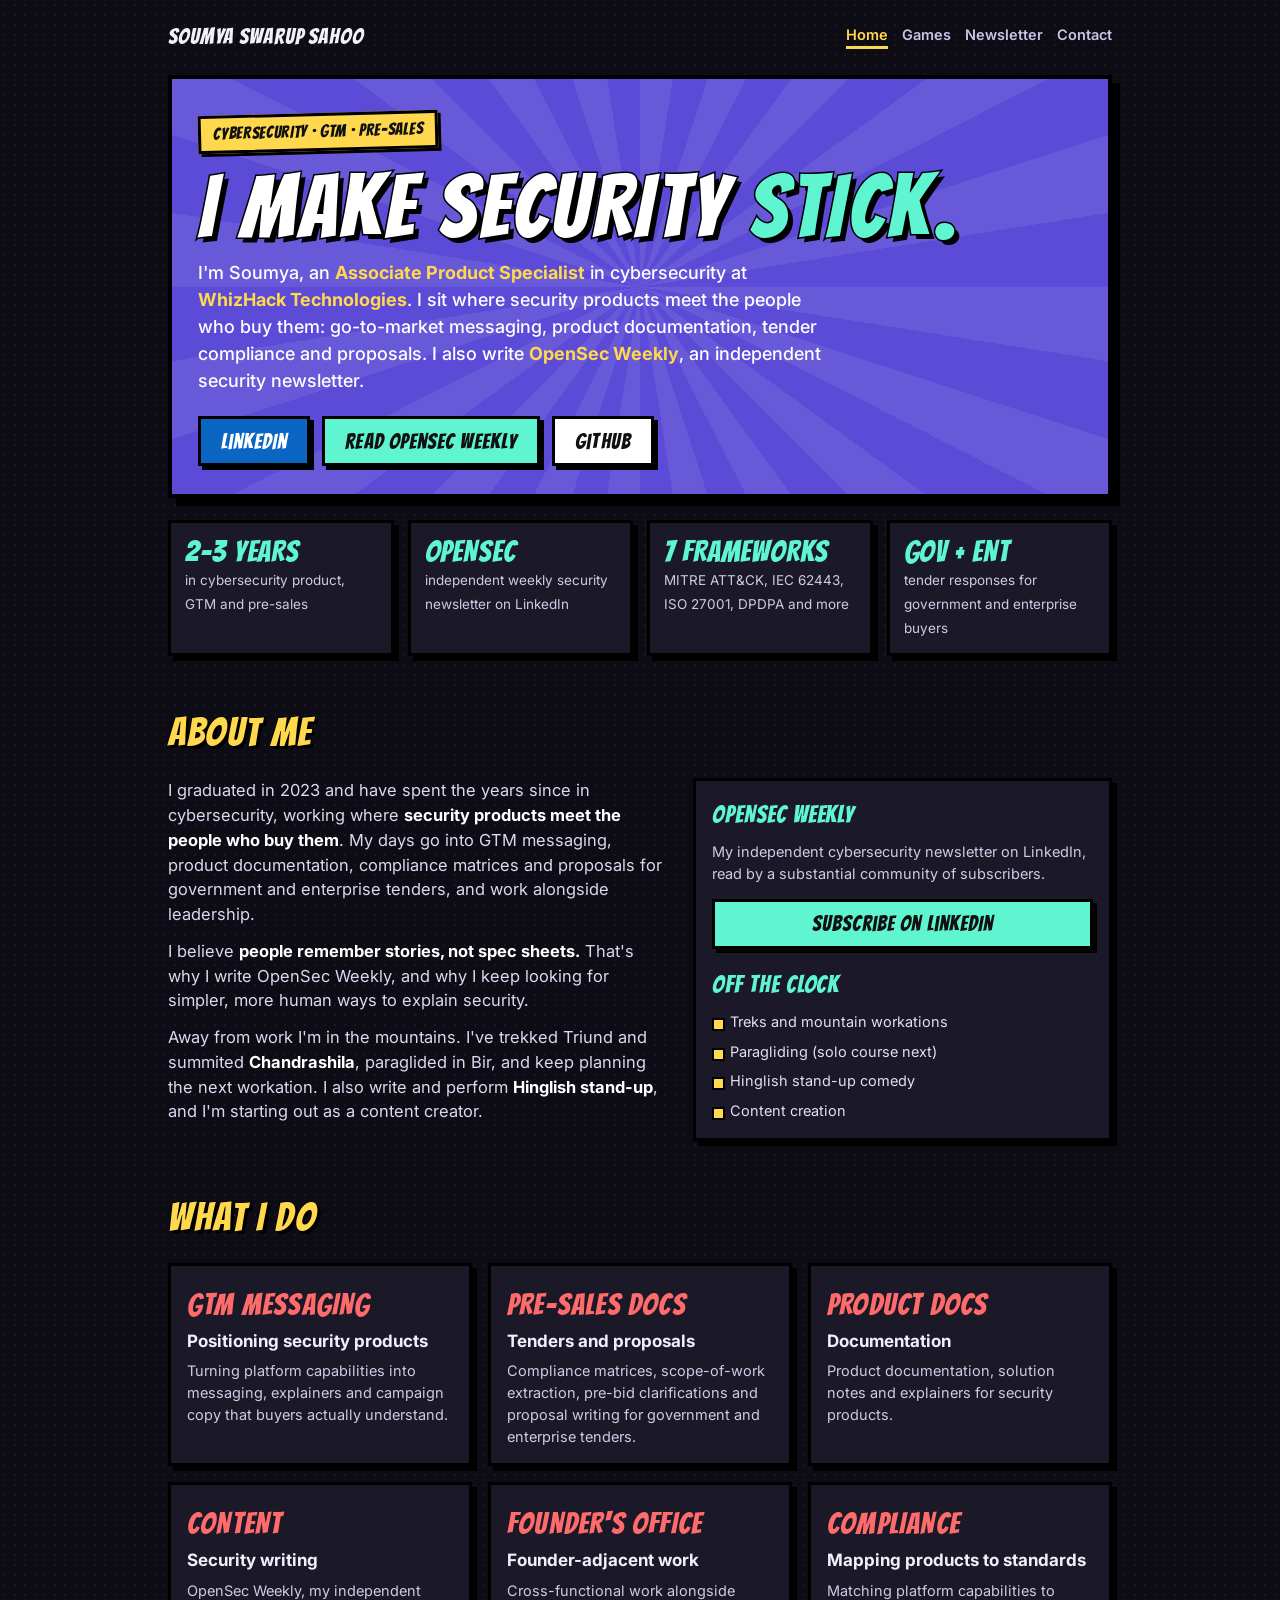
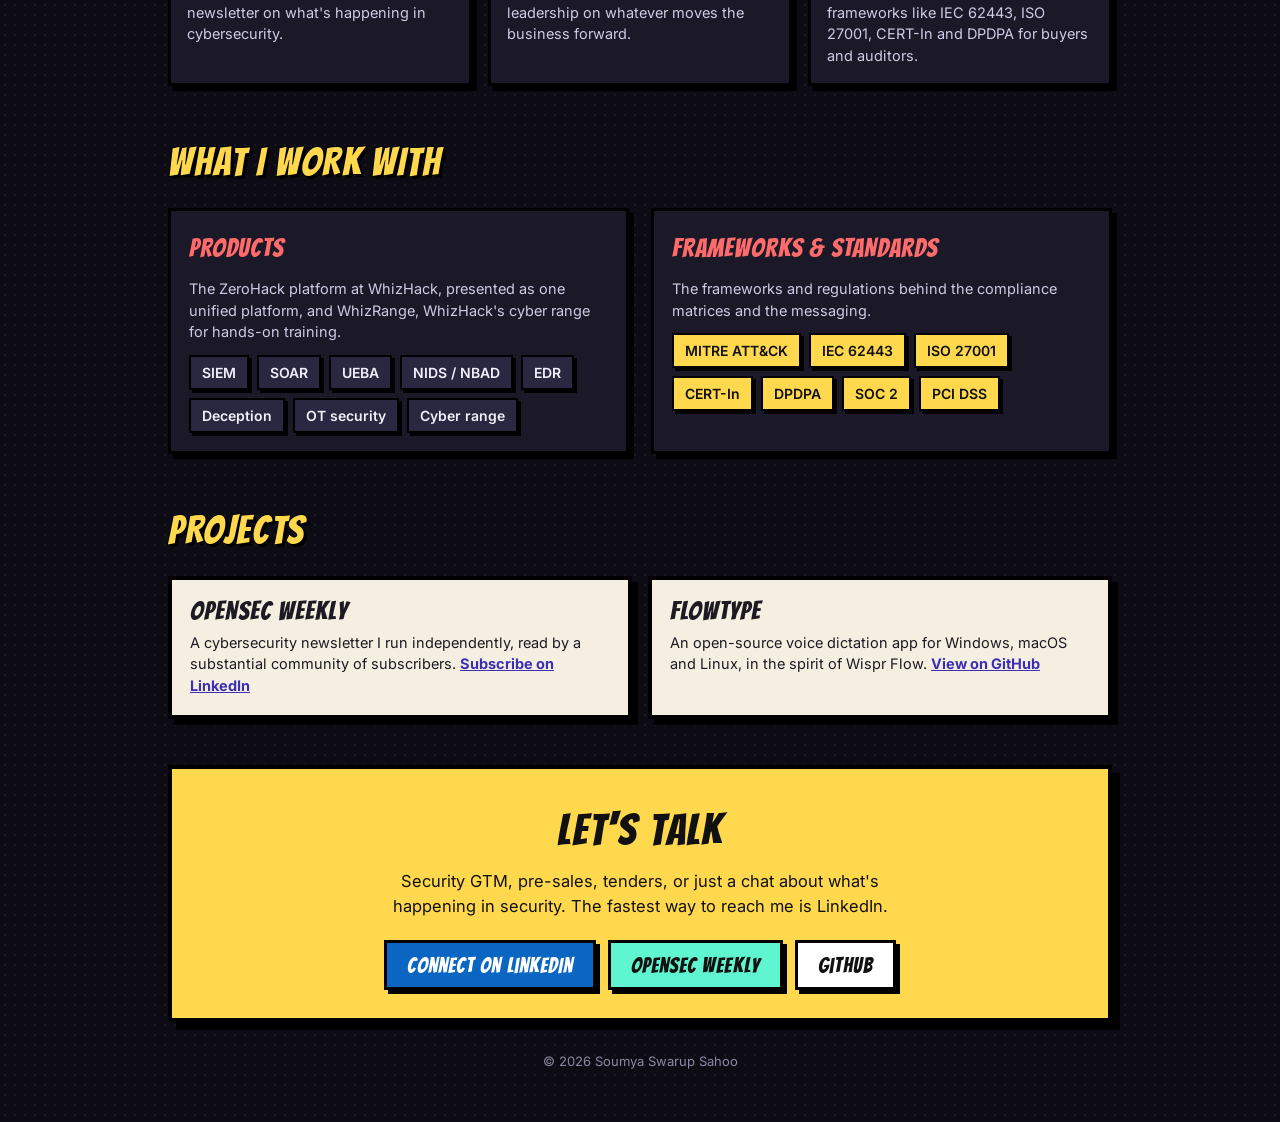
<file: index.html>
<!DOCTYPE html>
<html lang="en">
<head>
<meta charset="utf-8">
<meta name="viewport" content="width=device-width,initial-scale=1,viewport-fit=cover">
<title>Soumya Swarup Sahoo — cybersecurity GTM, pre-sales and product</title>
<meta name="description" content="Soumya Swarup Sahoo: Associate Product Specialist in cybersecurity at WhizHack. GTM messaging, product documentation, tender compliance and proposals. Writes OpenSec Weekly.">
<meta name="theme-color" content="#0d0c14">
<meta property="og:title" content="Soumya Swarup Sahoo">
<meta property="og:description" content="Cybersecurity GTM, pre-sales and product. Writes OpenSec Weekly.">
<meta property="og:url" content="https://soumyaswarrup.github.io/">
<meta property="og:image" content="https://soumyaswarrup.github.io/decoy-dash/art/og.jpg">
<meta name="twitter:card" content="summary_large_image">
<link rel="preconnect" href="https://fonts.googleapis.com"><link rel="preconnect" href="https://fonts.gstatic.com" crossorigin>
<link href="https://fonts.googleapis.com/css2?family=Bangers&family=Inter:wght@400;500;600;700&family=Pixelify+Sans:wght@500;700&display=swap" rel="stylesheet">
<link rel="stylesheet" href="/site.css">
</head>
<body>
<div class="wrap">
  <nav style="flex-wrap:wrap">
    <a class="me bang" href="/" style="text-decoration:none">SOUMYA SWARUP SAHOO</a>
    <div class="links"><a class="on" href="/">Home</a><a href="/games/">Games</a><a href="https://www.linkedin.com/newsletters/opensec-weekly-7224090788576555011/" target="_blank" rel="noopener">Newsletter</a><a href="#contact">Contact</a></div>
  </nav>

  <header class="hero">
    <span class="tag bang">CYBERSECURITY · GTM · PRE-SALES</span>
    <h1 class="bang">I MAKE SECURITY <em>STICK.</em></h1>
    <p>I'm Soumya, an <b>Associate Product Specialist</b> in cybersecurity at <b>WhizHack Technologies</b>. I sit where security products meet the people who buy them: go-to-market messaging, product documentation, tender compliance and proposals. I also write <b>OpenSec Weekly</b>, an independent security newsletter.</p>
    <div class="cta">
      <a class="btn li" href="https://www.linkedin.com/in/soumyaswarrup/" target="_blank" rel="noopener">LinkedIn</a>
      <a class="btn teal" href="https://www.linkedin.com/newsletters/opensec-weekly-7224090788576555011/" target="_blank" rel="noopener">Read OpenSec Weekly</a>
      <a class="btn gh" href="https://github.com/soumyaswarrup" target="_blank" rel="noopener">GitHub</a>
    </div>
  </header>

  <div class="facts">
    <div class="fact"><b>2–3 YEARS</b><span>in cybersecurity product, GTM and pre-sales</span></div>
    <div class="fact"><b>OPENSEC</b><span>independent weekly security newsletter on LinkedIn</span></div>
    <div class="fact"><b>7 FRAMEWORKS</b><span>MITRE ATT&amp;CK, IEC 62443, ISO 27001, DPDPA and more</span></div>
    <div class="fact"><b>GOV + ENT</b><span>tender responses for government and enterprise buyers</span></div>
  </div>

  <section id="about">
    <div class="sh"><h2 class="bang">ABOUT ME</h2></div>
    <div class="about">
      <div class="text">
        <p>I graduated in 2023 and have spent the years since in cybersecurity, working where <b>security products meet the people who buy them</b>. My days go into GTM messaging, product documentation, compliance matrices and proposals for government and enterprise tenders, and work alongside leadership.</p>
        <p>I believe <b>people remember stories, not spec sheets.</b> That's why I write OpenSec Weekly, and why I keep looking for simpler, more human ways to explain security.</p>
        <p>Away from work I'm in the mountains. I've trekked Triund and summited <b>Chandrashila</b>, paraglided in Bir, and keep planning the next workation. I also write and perform <b>Hinglish stand-up</b>, and I'm starting out as a content creator.</p>
      </div>
      <div class="skills">
        <h4 class="bang">OPENSEC WEEKLY</h4>
        <p style="font-size:14.5px;color:#cfcae6;margin-bottom:14px">My independent cybersecurity newsletter on LinkedIn, read by a substantial community of subscribers.</p>
        <a class="btn teal" style="width:100%" href="https://www.linkedin.com/newsletters/opensec-weekly-7224090788576555011/" target="_blank" rel="noopener">Subscribe on LinkedIn</a>
        <h4 class="bang" style="margin-top:18px">OFF THE CLOCK</h4>
        <ul><li>Treks and mountain workations</li><li>Paragliding (solo course next)</li><li>Hinglish stand-up comedy</li><li>Content creation</li></ul>
      </div>
    </div>
  </section>

  <section id="what">
    <div class="sh"><h2 class="bang">WHAT I DO</h2></div>
    <div class="xp">
      <div class="step"><div class="n bang">GTM MESSAGING</div><h4>Positioning security products</h4><p>Turning platform capabilities into messaging, explainers and campaign copy that buyers actually understand.</p></div>
      <div class="step"><div class="n bang">PRE-SALES DOCS</div><h4>Tenders and proposals</h4><p>Compliance matrices, scope-of-work extraction, pre-bid clarifications and proposal writing for government and enterprise tenders.</p></div>
      <div class="step"><div class="n bang">PRODUCT DOCS</div><h4>Documentation</h4><p>Product documentation, solution notes and explainers for security products.</p></div>
      <div class="step"><div class="n bang">CONTENT</div><h4>Security writing</h4><p>OpenSec Weekly, my independent newsletter on what's happening in cybersecurity.</p></div>
      <div class="step"><div class="n bang">FOUNDER'S OFFICE</div><h4>Founder-adjacent work</h4><p>Cross-functional work alongside leadership on whatever moves the business forward.</p></div>
      <div class="step"><div class="n bang">COMPLIANCE</div><h4>Mapping products to standards</h4><p>Matching platform capabilities to frameworks like IEC 62443, ISO 27001, CERT-In and DPDPA for buyers and auditors.</p></div>
    </div>
  </section>

  <section id="stack">
    <div class="sh"><h2 class="bang">WHAT I WORK WITH</h2></div>
    <div class="two">
      <div class="box">
        <h4 class="bang">PRODUCTS</h4>
        <p>The ZeroHack platform at WhizHack, presented as one unified platform, and WhizRange, WhizHack's cyber range for hands-on training.</p>
        <div class="pills"><i>SIEM</i><i>SOAR</i><i>UEBA</i><i>NIDS / NBAD</i><i>EDR</i><i>Deception</i><i>OT security</i><i>Cyber range</i></div>
      </div>
      <div class="box">
        <h4 class="bang">FRAMEWORKS &amp; STANDARDS</h4>
        <p>The frameworks and regulations behind the compliance matrices and the messaging.</p>
        <div class="pills y"><i>MITRE ATT&amp;CK</i><i>IEC 62443</i><i>ISO 27001</i><i>CERT-In</i><i>DPDPA</i><i>SOC 2</i><i>PCI DSS</i></div>
      </div>
    </div>
  </section>

  <section id="work">
    <div class="sh"><h2 class="bang">PROJECTS</h2></div>
    <div class="work">
      <div class="card"><h3 class="bang">OPENSEC WEEKLY</h3><p>A cybersecurity newsletter I run independently, read by a substantial community of subscribers. <a href="https://www.linkedin.com/newsletters/opensec-weekly-7224090788576555011/" target="_blank" rel="noopener">Subscribe on LinkedIn</a></p></div>
      <div class="card"><h3 class="bang">FLOWTYPE</h3><p>An open-source voice dictation app for Windows, macOS and Linux, in the spirit of Wispr Flow. <a href="https://github.com/soumyaswarrup/FlowType" target="_blank" rel="noopener">View on GitHub</a></p></div>
    </div>
  </section>


  <section id="contact">
    <div class="contact">
      <h2 class="bang">LET'S TALK</h2>
      <p>Security GTM, pre-sales, tenders, or just a chat about what's happening in security. The fastest way to reach me is LinkedIn.</p>
      <div class="cta"><a class="btn li" href="https://www.linkedin.com/in/soumyaswarrup/" target="_blank" rel="noopener">Connect on LinkedIn</a><a class="btn teal" href="https://www.linkedin.com/newsletters/opensec-weekly-7224090788576555011/" target="_blank" rel="noopener">OpenSec Weekly</a><a class="btn gh" href="https://github.com/soumyaswarrup" target="_blank" rel="noopener">GitHub</a></div>
    </div>
  </section>

  <footer>© 2026 Soumya Swarup Sahoo</footer>
</div>
</body>
</html>
</file>
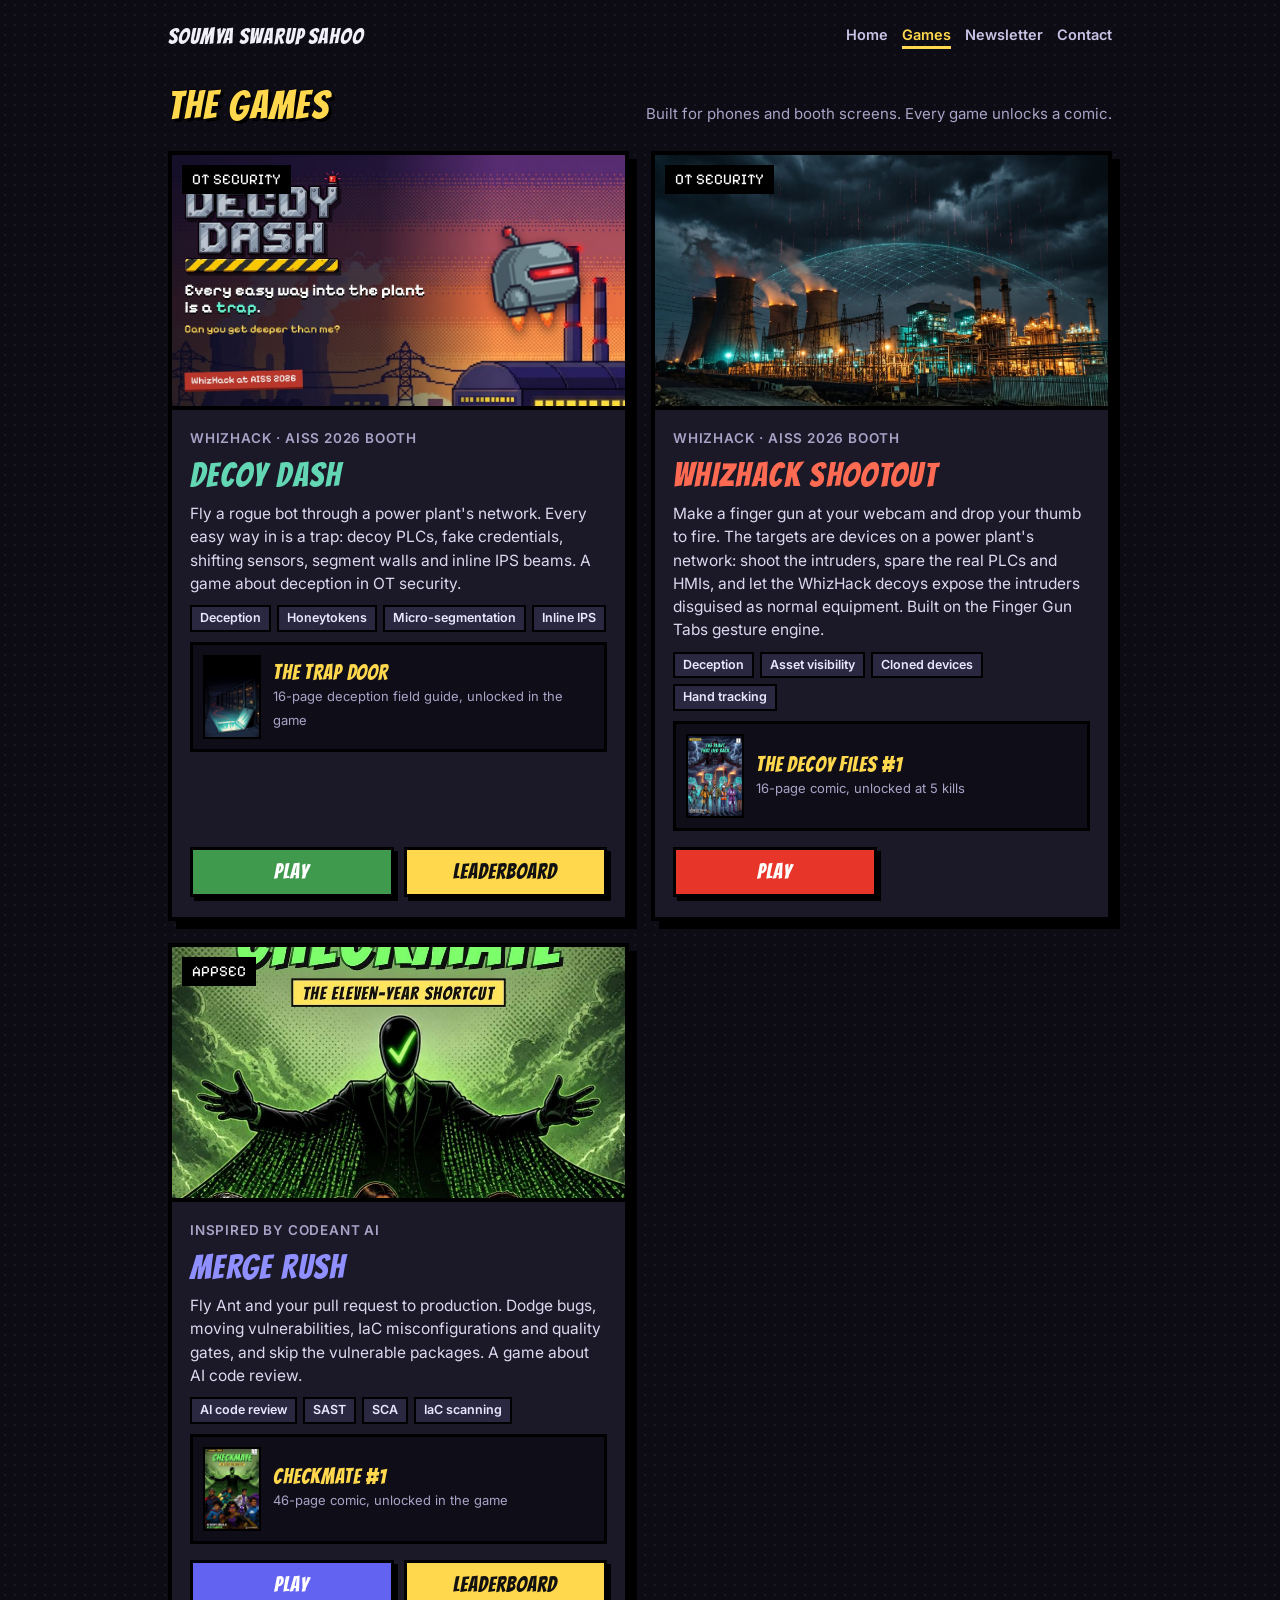
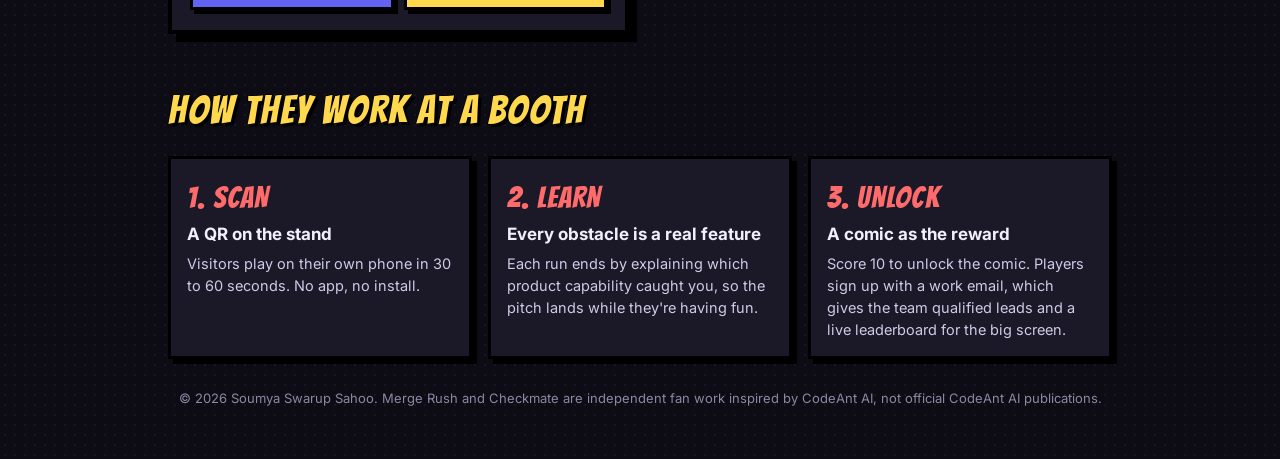
<file: games/index.html>
<!DOCTYPE html>
<html lang="en">
<head>
<meta charset="utf-8">
<meta name="viewport" content="width=device-width,initial-scale=1,viewport-fit=cover">
<title>Games — Soumya Swarup Sahoo</title>
<meta name="description" content="Decoy Dash and Merge Rush: phone games that teach security, each with a comic that unlocks at a score of 10.">
<meta name="theme-color" content="#0d0c14">
<meta property="og:title" content="Games by Soumya Swarup Sahoo">
<meta property="og:description" content="Decoy Dash and Merge Rush: tap-to-fly security games with unlockable comics.">
<meta property="og:url" content="https://soumyaswarrup.github.io/games/">
<meta property="og:image" content="https://soumyaswarrup.github.io/decoy-dash/art/og.jpg">
<meta name="twitter:card" content="summary_large_image">
<link rel="preconnect" href="https://fonts.googleapis.com"><link rel="preconnect" href="https://fonts.gstatic.com" crossorigin>
<link href="https://fonts.googleapis.com/css2?family=Bangers&family=Inter:wght@400;500;600;700&family=Pixelify+Sans:wght@500;700&display=swap" rel="stylesheet">
<link rel="stylesheet" href="/site.css">
</head>
<body>
<div class="wrap">
  <nav style="flex-wrap:wrap">
    <a class="me bang" href="/" style="text-decoration:none">SOUMYA SWARUP SAHOO</a>
    <div class="links"><a href="/">Home</a><a class="on" href="/games/">Games</a><a href="https://www.linkedin.com/newsletters/opensec-weekly-7224090788576555011/" target="_blank" rel="noopener">Newsletter</a><a href="/#contact">Contact</a></div>
  </nav>

  <section id="games" style="margin-top:0">
    <div class="sh"><h2 class="bang">THE GAMES</h2><span>Built for phones and booth screens. Every game unlocks a comic.</span></div>
    <div class="games">
      <article class="game dd" id="decoy-dash">
        <div class="shot"><img src="/decoy-dash/art/og.jpg" alt="Decoy Dash game artwork" loading="lazy"><span class="badge px">OT SECURITY</span></div>
        <div class="body">
          <div class="for">WhizHack · AISS 2026 booth</div>
          <h3 class="bang">DECOY DASH</h3>
          <p>Fly a rogue bot through a power plant's network. Every easy way in is a trap: decoy PLCs, fake credentials, shifting sensors, segment walls and inline IPS beams. A game about deception in OT security.</p>
          <div class="chips"><i>Deception</i><i>Honeytokens</i><i>Micro-segmentation</i><i>Inline IPS</i></div>
          <a class="comic" href="/decoy-dash/book/"><img src="/decoy-dash/book/img/p01.jpg" alt="" loading="lazy"><span><b>THE TRAP DOOR</b><small>16-page deception field guide, unlocked in the game</small></span></a>
          <div class="row"><a class="btn play" href="/decoy-dash/">Play</a><a class="btn" href="/decoy-dash/#board">Leaderboard</a></div>
        </div>
      </article>

      <article class="game ts" id="shootout">
        <div class="shot"><img src="/shootout/art/og.jpg" alt="WhizHack Shootout artwork: a power plant at night" loading="lazy"><span class="badge px">OT SECURITY</span></div>
        <div class="body">
          <div class="for">WhizHack · AISS 2026 booth</div>
          <h3 class="bang">WHIZHACK SHOOTOUT</h3>
          <p>Make a finger gun at your webcam and drop your thumb to fire. The targets are devices on a power plant's network: shoot the intruders, spare the real PLCs and HMIs, and let the WhizHack decoys expose the intruders disguised as normal equipment. Built on the Finger Gun Tabs gesture engine.</p>
          <div class="chips"><i>Deception</i><i>Asset visibility</i><i>Cloned devices</i><i>Hand tracking</i></div>
          <a class="comic" href="/shootout/comic/"><img src="/decoy-dash/comic/pages/page-01.jpg" alt="" loading="lazy"><span><b>THE DECOY FILES #1</b><small>16-page comic, unlocked at 5 kills</small></span></a>
          <div class="row"><a class="btn play" href="/shootout/">Play</a></div>
        </div>
      </article>

      <article class="game mr" id="merge-rush">
        <div class="shot"><img src="/merge-rush/comic/pages/page-01.jpg" alt="Checkmate comic cover from Merge Rush" loading="lazy" style="object-position:50% 22%"><span class="badge px">APPSEC</span></div>
        <div class="body">
          <div class="for">Inspired by CodeAnt AI</div>
          <h3 class="bang">MERGE RUSH</h3>
          <p>Fly Ant and your pull request to production. Dodge bugs, moving vulnerabilities, IaC misconfigurations and quality gates, and skip the vulnerable packages. A game about AI code review.</p>
          <div class="chips"><i>AI code review</i><i>SAST</i><i>SCA</i><i>IaC scanning</i></div>
          <a class="comic" href="/merge-rush/comic/"><img src="/merge-rush/comic/pages/page-01.jpg" alt="" loading="lazy"><span><b>CHECKMATE #1</b><small>46-page comic, unlocked in the game</small></span></a>
          <div class="row"><a class="btn play" href="/merge-rush/">Play</a><a class="btn" href="/merge-rush/#board">Leaderboard</a></div>
        </div>
      </article>
    </div>
  </section>

  <section>
    <div class="sh"><h2 class="bang">HOW THEY WORK AT A BOOTH</h2></div>
    <div class="how">
      <div class="step"><div class="n bang">1. SCAN</div><h4>A QR on the stand</h4><p>Visitors play on their own phone in 30 to 60 seconds. No app, no install.</p></div>
      <div class="step"><div class="n bang">2. LEARN</div><h4>Every obstacle is a real feature</h4><p>Each run ends by explaining which product capability caught you, so the pitch lands while they're having fun.</p></div>
      <div class="step"><div class="n bang">3. UNLOCK</div><h4>A comic as the reward</h4><p>Score 10 to unlock the comic. Players sign up with a work email, which gives the team qualified leads and a live leaderboard for the big screen.</p></div>
    </div>
  </section>

  <footer>© 2026 Soumya Swarup Sahoo. Merge Rush and Checkmate are independent fan work inspired by CodeAnt AI, not official CodeAnt AI publications.</footer>
</div>
</body>
</html>
</file>
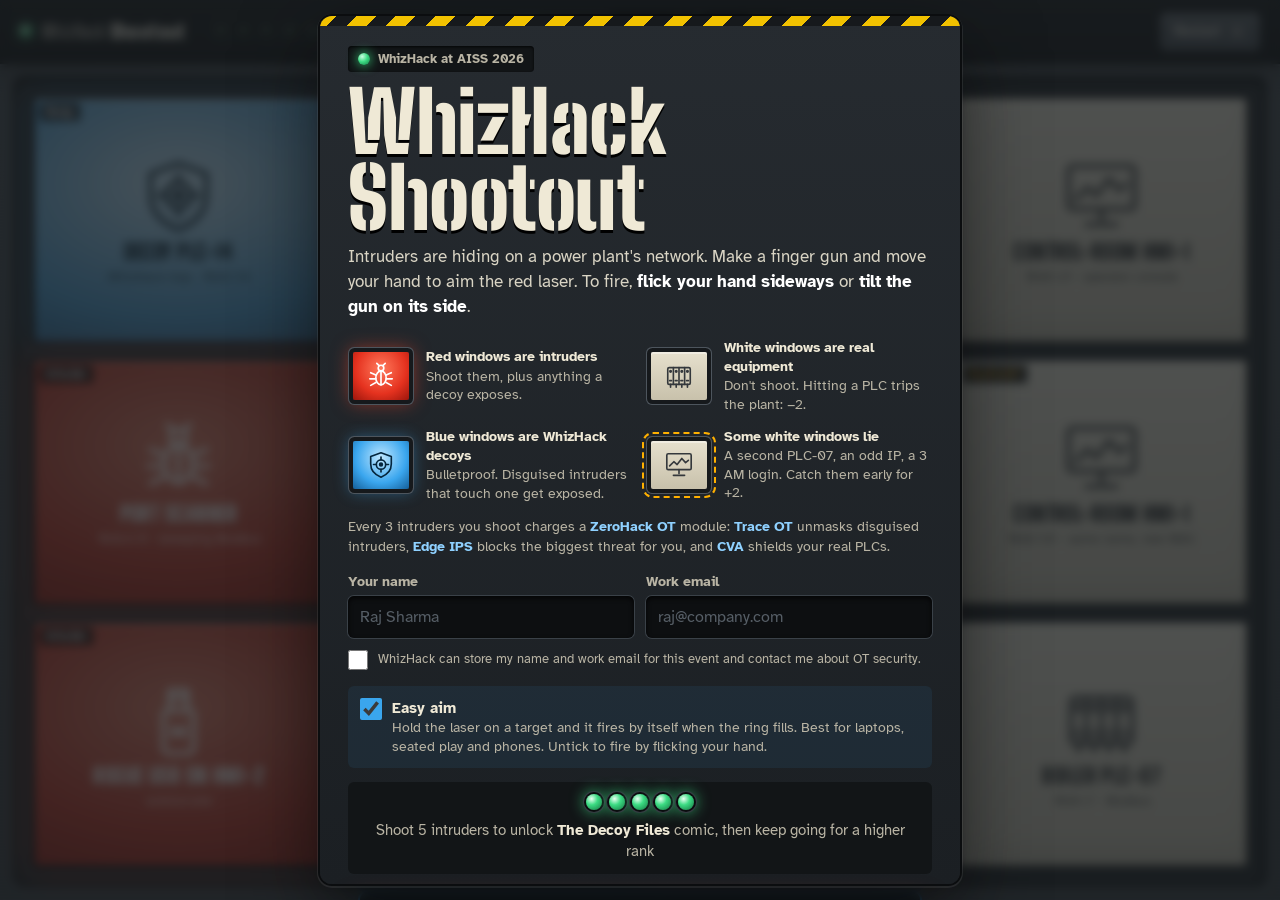
<file: incoming/index.html>
<!DOCTYPE html><html lang="en"><head><meta charset="utf-8"><title>WhizHack Shootout</title><script>location.replace("../shootout/"+location.search+location.hash)</script><meta http-equiv="refresh" content="0;url=../shootout/"></head><body><a href="../shootout/">Play WhizHack Shootout</a></body></html>
</file>
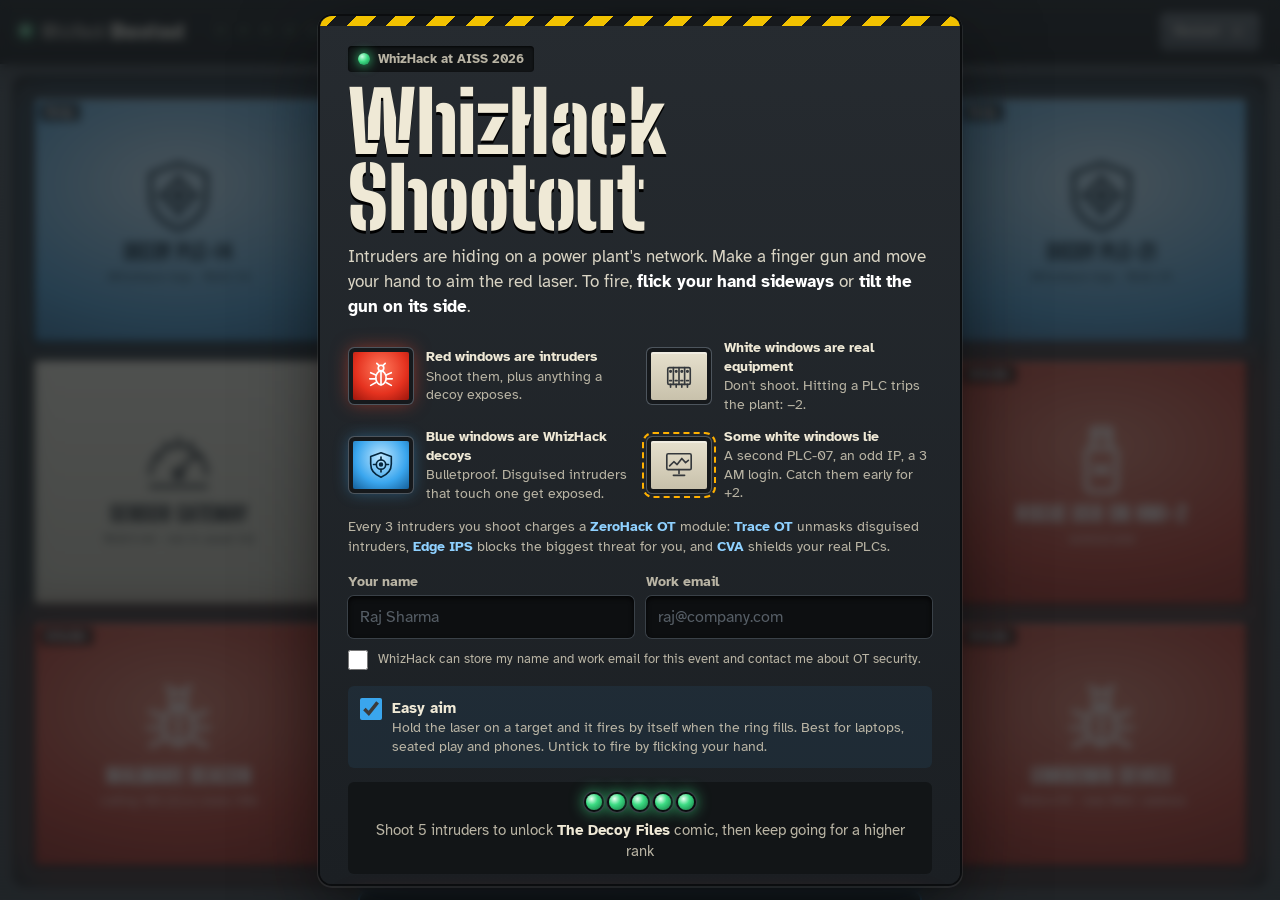
<file: shootout/index.html>
<!doctype html>
<html lang="en">
  <head>
    <meta charset="utf-8">
    <meta name="viewport" content="width=device-width, initial-scale=1, maximum-scale=1, user-scalable=no, viewport-fit=cover">
    <title>WhizHack Shootout — finger-gun OT security game</title>
    <meta name="theme-color" content="#16191c">
    <link rel="preconnect" href="https://fonts.googleapis.com">
    <link rel="preconnect" href="https://fonts.gstatic.com" crossorigin>
    <link rel="stylesheet" href="https://fonts.googleapis.com/css2?family=Atkinson+Hyperlegible:wght@400;700&family=Big+Shoulders+Display:wght@600;800;900&family=Big+Shoulders+Stencil+Display:wght@800;900&display=swap">
    <meta name="description" content="Make a finger gun at your camera and shoot the intruders hiding on a power plant's network. Spare the real PLCs, use the decoys. A WhizHack game for AISS 2026.">
    <meta property="og:type" content="website">
    <meta property="og:title" content="WhizHack Shootout: finger-gun the intruders off the plant network">
    <meta property="og:description" content="Point a finger gun at your camera, flick or tilt it to fire. Shoot the intruders, spare the real PLCs. 5 kills unlocks The Decoy Files comic.">
    <meta property="og:url" content="https://soumyaswarrup.github.io/shootout/">
    <meta property="og:image" content="https://soumyaswarrup.github.io/shootout/art/og.jpg">
    <meta name="twitter:card" content="summary_large_image">
    <link rel="stylesheet" href="range.css">
  </head>
  <body>
    <header class="ui hud">
      <div class="brand"><span class="brand-dot"></span><span>WhizHack <b>Shootout</b></span></div>
      <div class="meter" aria-label="Intruders shot towards the goal of 5">
        <div class="lamps" id="lamps" aria-hidden="true"><i></i><i></i><i></i><i></i><i></i></div>
        <span class="count"><b id="kills">0</b> of 5 shot</span>
      </div>
      <div class="charge" id="charge" title="Shoot intruders to charge the next ZeroHack OT module">
        <span class="cl">ZeroHack <b id="nextMod">Trace OT</b></span>
        <span class="cbar"><i id="chargeBar"></i></span>
      </div>
      <div class="readouts">
        <div class="ro"><span>Wave</span><b id="wave">1</b></div>
        <div class="ro"><span>Time</span><b id="timer">60</b></div>
      </div>
      <div class="actions">
        <button id="restart" type="button">Restart <kbd>R</kbd></button>
      </div>
    </header>

    <main id="range" aria-label="Plant network devices"></main>

    <aside class="ui cam">
      <div class="camwrap" id="camwrap">
        <video id="video" autoplay playsinline muted></video>
        <canvas id="skeleton" width="320" height="240"></canvas>
      </div>
      <select id="camera" aria-label="Camera" hidden></select>
      <div class="checks" id="checks"><span id="ckHand">Hand</span><span id="ckGun">Gun pose</span><span id="ckThumb">Fire</span></div>
      <div id="status">Camera off. Tap or click to shoot.</div>
      <dl class="score">
        <div><dt>Accuracy</dt><dd id="s-accuracy">–</dd></div>
        <div><dt>Best streak</dt><dd id="s-streak">0</dd></div>
        <div><dt>Own goals</dt><dd id="s-own">0</dd></div>
      </dl>
      <ol class="howto">
        <li>Make a finger gun and move your hand to aim</li>
        <li>The laser snaps to the nearest device</li>
        <li>Fire: flick your hand sideways, or tilt the gun on its side</li>
      </ol>
      <pre id="debug" hidden></pre>
    </aside>

    <div id="phoneStatus"></div>
    <div id="fx" aria-hidden="true"></div>
    <div id="laser" aria-hidden="true"><i></i></div>
    <div id="flash" aria-hidden="true"></div>
    <div id="banner" aria-live="polite"></div>
    <div id="toast" aria-live="polite"></div>

    <!-- start -->
    <div class="ov ui on" id="ovStart">
      <div class="panel start">
        <div class="plate"><span class="brand-dot"></span>WhizHack at AISS 2026</div>
        <h1>WhizHack Shootout</h1>
        <p class="lead">Intruders are hiding on a power plant's network. Make a finger gun and move your hand to aim the red laser. To fire, <b>flick your hand sideways</b> or <b>tilt the gun on its side</b>.</p>
        <div class="legend">
          <div class="lg threat"><span class="win"><span class="ico" style="--ico:url(icons/crawler.svg)"></span></span><div><b>Red windows are intruders</b> Shoot them, plus anything a decoy exposes.</div></div>
          <div class="lg real"><span class="win"><span class="ico" style="--ico:url(icons/plc.svg)"></span></span><div><b>White windows are real equipment</b> Don't shoot. Hitting a PLC trips the plant: −2.</div></div>
          <div class="lg decoy"><span class="win"><span class="ico" style="--ico:url(icons/decoy.svg)"></span></span><div><b>Blue windows are WhizHack decoys</b> Bulletproof. Disguised intruders that touch one get exposed.</div></div>
          <div class="lg dupe"><span class="win"><span class="ico" style="--ico:url(icons/hmi.svg)"></span></span><div><b>Some white windows lie</b> A second PLC-07, an odd IP, a 3 AM login. Catch them early for +2.</div></div>
        </div>
        <p class="mods">Every 3 intruders you shoot charges a <b>ZeroHack OT</b> module: <b>Trace OT</b> unmasks disguised intruders, <b>Edge IPS</b> blocks the biggest threat for you, and <b>CVA</b> shields your real PLCs.</p>
        <form class="signup" id="signup" novalidate onsubmit="return false">
          <label>Your name<input id="pName" autocomplete="name" maxlength="40" placeholder="Raj Sharma"></label>
          <label>Work email<input id="pEmail" type="email" inputmode="email" autocomplete="email" maxlength="120" placeholder="raj@company.com"></label>
          <label class="consent"><input type="checkbox" id="pConsent"> WhizHack can store my name and work email for this event and contact me about OT security.</label>
          <p class="ferr" id="ferr" role="alert"></p>
        </form>
        <label class="easy"><input type="checkbox" id="easyAim"> <span><b>Easy aim</b> Hold the laser on a target and it fires by itself when the ring fills. Best for laptops, seated play and phones. Untick to fire by flicking your hand.</span></label>
        <p class="goal"><span class="lamps on5" aria-hidden="true"><i></i><i></i><i></i><i></i><i></i></span><span>Shoot 5 intruders to unlock <b>The Decoy Files</b> comic, then keep going for a higher rank</span><span class="topline" id="topLine"></span></p>
        <div class="btns">
          <button class="big" id="bCam" type="button">Play with finger gun</button>
          <button class="big ghost" id="bTap" type="button">Play with tap or mouse</button>
        </div>
        <p class="err" id="camErr"></p>
        <p class="foot">Works best on a laptop webcam. Your camera stays on your device. Gesture engine from <a href="https://github.com/rajvishahhh/finger-gun-tabs" target="_blank" rel="noopener">Finger Gun Tabs</a> by Rajvi Shah (MIT), with Google MediaPipe.</p>
      </div>
    </div>

    <!-- time up -->
    <div class="ov ui" id="ovOver">
      <div class="panel">
        <div class="plate red"><span class="brand-dot"></span>ZeroHack OT alert</div>
        <h1 class="red">Time's up</h1>
        <div class="bignum" id="overKills">0</div>
        <p class="sub" id="overSub">intruders shot</p>
        <p class="pb" id="pbNote"></p>
        <p class="lesson" id="lesson"></p>
        <div class="career"><p class="rk"></p><p class="used"></p><button class="big cert" type="button">Get my certificate</button><button class="big ghost share" type="button">Share my score</button></div>
        <div class="board" id="boardOver"><h2>Today's top 5</h2><ol></ol><p class="rank"></p></div>
        <div class="btns">
          <button class="big" id="bAgain" type="button">Play again</button>
          <button class="big ghost" id="bSwitch" type="button">Switch to tap</button>
        </div>
      </div>
    </div>

    <!-- win -->
    <div class="ov ui" id="ovWin">
      <div class="panel">
        <div class="plate green"><span class="brand-dot"></span>ZeroHack OT: all clear</div>
        <h1 class="mint">Plant secured</h1>
        <p class="sub">You shot <b id="winKills">5</b> intruders and spared the real equipment.</p>
        <div class="comicrow"><img src="../decoy-dash/comic/pages/page-01.jpg" alt="The Decoy Files #1 cover"><p><b>The Decoy Files #1</b> is unlocked. Read it now or grab your certificate first.</p></div>
        
        <div class="career"><p class="rk"></p><p class="used"></p><button class="big cert" type="button">Get my certificate</button><button class="big ghost share" type="button">Share my score</button></div>
        <div class="board" id="boardWin"><h2>Today's top 5</h2><ol></ol><p class="rank"></p></div>
        <div class="btns">
          <a class="big" href="comic/">Read the comic now</a>
          <button class="big ghost" id="bStay" type="button">Play again</button>
        </div>
      </div>
    </div>

    <!-- certificate -->
    <div class="ov ui" id="ovCert">
      <div class="panel">
        <div class="plate green"><span class="brand-dot"></span>Your certificate</div>
        <img id="certImg" class="certimg" alt="Your WhizHack Shootout certificate">
        <div class="btns">
          <button class="big" id="cShare" type="button">Share to LinkedIn</button>
          <button class="big ghost" id="cAdd" type="button">Add to my LinkedIn profile</button>
          <button class="big ghost" id="cDown" type="button">Download image</button>
          <button class="big ghost" id="cBack" type="button">Back</button>
        </div>
        <p class="foot" id="cNote">On a phone, Share opens LinkedIn with the certificate attached. On a laptop, download the image, then attach it to a LinkedIn post. The caption is copied for you.</p>
      </div>
    </div>

    <script type="module" src="game.js"></script>
  </body>
</html>
</file>
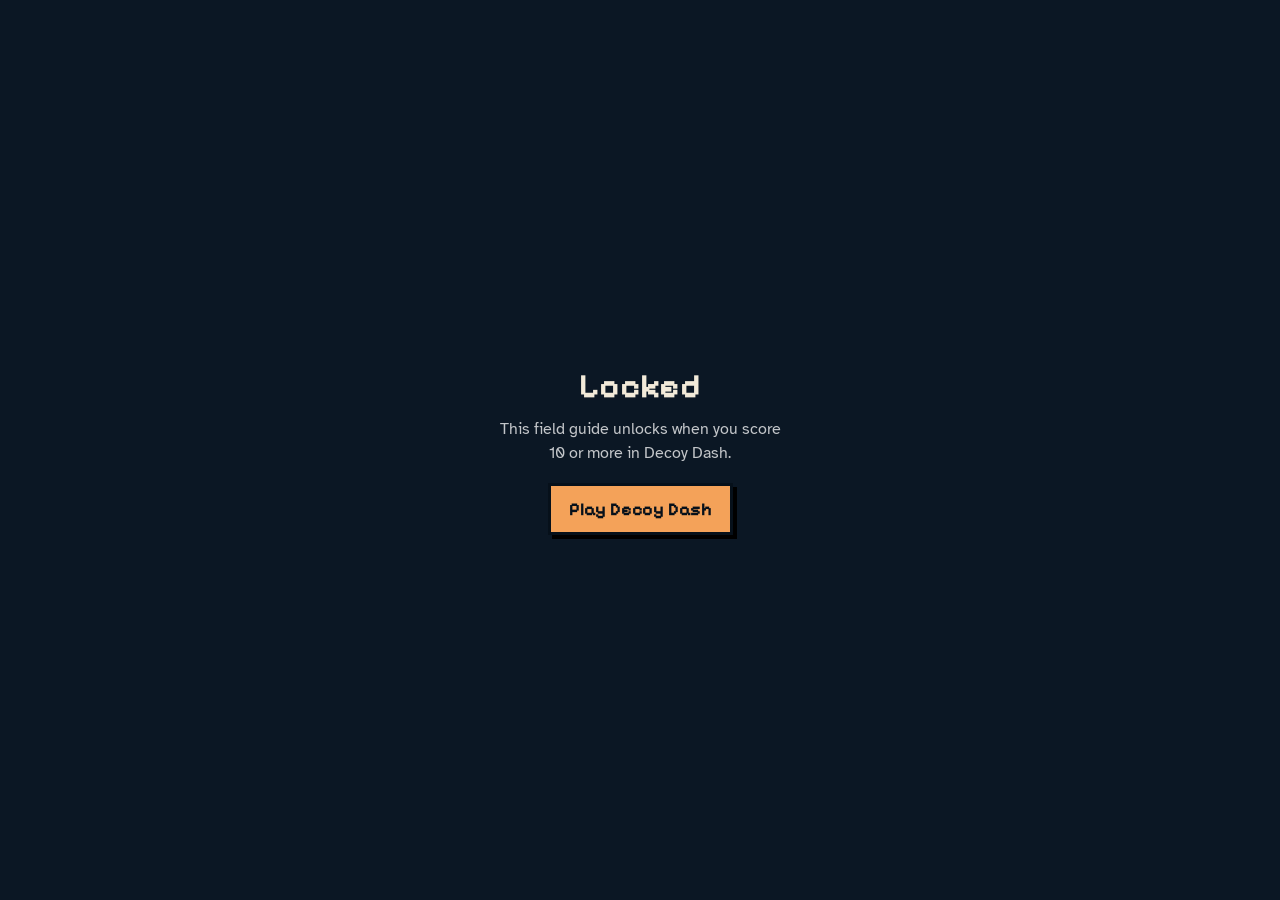
<file: decoy-dash/book/index.html>
<!DOCTYPE html>
<html lang="en">
<head>
<meta charset="utf-8">
<meta name="viewport" content="width=device-width,initial-scale=1,maximum-scale=1,viewport-fit=cover">
<title>The Trap Door: how cyber deception catches attackers</title>
<meta name="description" content="A 16-page animated field guide to cyber deception, from WhizHack.">
<meta property="og:title" content="The Trap Door: how cyber deception catches attackers">
<meta property="og:description" content="A 16-page animated field guide to cyber deception, unlocked in Decoy Dash.">
<meta property="og:image" content="https://soumyaswarrup.github.io/decoy-dash/book/img/p01.jpg">
<meta name="theme-color" content="#0b1724">
<link rel="preconnect" href="https://fonts.googleapis.com"><link rel="preconnect" href="https://fonts.gstatic.com" crossorigin>
<link href="https://fonts.googleapis.com/css2?family=Pixelify+Sans:wght@500;700&family=Atkinson+Hyperlegible:ital,wght@0,400;0,700;1,400&display=swap" rel="stylesheet">
<style>
:root{--navy:#0b1724;--ink:#06101a;--teal:#2ec4b6;--amber:#f4a259;--red:#e63946;--paper:#f2ead9;--paper2:#e6dcc6;--txt:#14202b}
*{box-sizing:border-box;margin:0;padding:0}
html,body{height:100%;height:100dvh;background:var(--navy);color:var(--paper);font-family:"Atkinson Hyperlegible",system-ui,sans-serif;overflow:hidden;-webkit-tap-highlight-color:transparent}
button{font:inherit;color:inherit;background:none;border:0;cursor:pointer}
.px{font-family:"Pixelify Sans",monospace}

/* top bar */
#top{position:fixed;inset:0 0 auto 0;z-index:20;padding:calc(env(safe-area-inset-top) + 10px) 14px 8px;display:flex;align-items:center;gap:12px;background:linear-gradient(var(--navy) 55%,transparent)}
#segs{flex:1;display:flex;gap:3px}
#segs i{flex:1;height:4px;background:#ffffff26;border-radius:1px;overflow:hidden;position:relative}
#segs i.on::after{content:"";position:absolute;inset:0;background:var(--teal)}
#count{font-size:13px;color:#ffffffb0;min-width:44px;text-align:right}
#close{font-size:13px;color:#ffffffb0;padding:6px 2px}

/* pages */
#book{position:fixed;inset:0;perspective:1600px}
.pg{position:absolute;inset:0;display:grid;grid-template-rows:minmax(0,58%) auto;padding:calc(env(safe-area-inset-top) + 34px) 14px calc(env(safe-area-inset-bottom) + 64px);
  visibility:hidden;transform-origin:left center;transition:transform .55s cubic-bezier(.2,.8,.2,1),opacity .45s}
.pg.cur{visibility:visible}
.pg.out-l{visibility:visible;transform:translateX(-30%) rotateY(18deg);opacity:0}
.pg.out-r{visibility:visible;transform:translateX(30%) rotateY(-18deg);opacity:0}
.pg.in-l{transform:translateX(30%) rotateY(-18deg);opacity:0}
.pg.in-r{transform:translateX(-30%) rotateY(18deg);opacity:0}

.art{position:relative;overflow:hidden;border:3px solid var(--ink);box-shadow:5px 5px 0 var(--ink),0 0 0 1px #ffffff14;background:#000;min-height:0}
.art img{position:absolute;inset:0;width:100%;height:100%;object-fit:cover;transform-origin:50% 60%}
.cur .art img{animation:kb 16s ease-out forwards}
@keyframes kb{from{transform:scale(1.02)}to{transform:scale(1.13) translateY(-1.5%)}}
.art::after{content:"";position:absolute;inset:0;pointer-events:none;background:radial-gradient(#00000038 1px,transparent 1.4px) 0 0/5px 5px;mix-blend-mode:multiply;opacity:.55}

/* caption panel */
.cap{position:relative;margin-top:14px;background:var(--paper);color:var(--txt);border:3px solid var(--ink);box-shadow:5px 5px 0 var(--ink);padding:14px 16px 16px;transform:rotate(-.4deg);
  overflow:auto;max-height:100%}
.cap .no{display:inline-block;background:var(--amber);color:var(--ink);border:2px solid var(--ink);font-size:12px;padding:1px 7px;transform:rotate(-2deg)}
.cap h2{font-family:"Pixelify Sans",monospace;font-weight:700;font-size:clamp(21px,5.6vw,30px);line-height:1.08;color:var(--ink);margin:4px 0 8px}
.cap p{font-size:clamp(15px,3.9vw,17px);line-height:1.5}
.cap p+p{margin-top:8px}
.key{display:inline-block;margin-top:12px;background:var(--ink);color:var(--paper);padding:6px 10px 6px;font-size:14.5px;line-height:1.35;box-shadow:3px 3px 0 var(--teal);transform:rotate(-1deg) scale(.6);opacity:0}
.key b{color:var(--teal)}
.cur .key{animation:stamp .5s cubic-bezier(.2,1.6,.4,1) .9s forwards}
@keyframes stamp{to{transform:rotate(-1deg) scale(1);opacity:1}}
.cur .cap h2,.cur .cap p,.cur .cap ol,.cur .cap .quiz{animation:rise .5s ease-out both}
.cur .cap p{animation-delay:.12s}.cur .cap p+p{animation-delay:.22s}
@keyframes rise{from{opacity:0;transform:translateY(8px)}}

/* comic sound-effect bursts */
.sfx{position:absolute;z-index:3;font-family:"Pixelify Sans",monospace;font-weight:700;color:var(--paper);font-size:clamp(26px,8vw,44px);line-height:1;padding:16px 22px;
  background:var(--red);clip-path:polygon(50% 0,61% 22%,85% 8%,78% 34%,100% 42%,80% 58%,94% 84%,66% 74%,54% 100%,42% 76%,14% 92%,22% 64%,0 52%,20% 38%,8% 12%,36% 24%);
  text-shadow:2px 2px 0 var(--ink);transform:scale(0) rotate(-12deg)}
.sfx.teal{background:var(--teal);color:var(--ink);text-shadow:2px 2px 0 #ffffff80}
.sfx.amber{background:var(--amber);color:var(--ink);text-shadow:2px 2px 0 #ffffff80}
.cur .sfx{animation:pop .6s cubic-bezier(.2,1.7,.4,1) 1.3s forwards,wob 2.4s ease-in-out 2s infinite}
@keyframes pop{to{transform:scale(1) rotate(-8deg)}}
@keyframes wob{0%,100%{transform:scale(1) rotate(-8deg)}50%{transform:scale(1.06) rotate(-5deg)}}

/* overlays */
.scan{position:absolute;inset:0;pointer-events:none;background:linear-gradient(transparent 0 46%,#2ec4b633 49%,#2ec4b6aa 50%,transparent 52%);background-size:100% 220%;animation:scan 3.6s linear infinite}
@keyframes scan{from{background-position:0 120%}to{background-position:0 -120%}}
.pulse{position:absolute;inset:0;pointer-events:none;box-shadow:inset 0 0 0 0 #e6394600;animation:pulse 1.1s ease-in-out infinite}
@keyframes pulse{50%{box-shadow:inset 0 0 70px 12px #e63946aa}}
.flick{position:absolute;inset:0;pointer-events:none;background:linear-gradient(115deg,transparent 48%,#ff3b4ad0 49.4%,transparent 50.8%),linear-gradient(62deg,transparent 54%,#ff3b4ab0 55.2%,transparent 56.4%);mix-blend-mode:screen;animation:flick 2.2s steps(1) infinite}
@keyframes flick{0%,40%,100%{opacity:1}42%,46%{opacity:.15}48%{opacity:1}70%{opacity:.4}72%{opacity:1}}
canvas.fx{position:absolute;inset:0;width:100%;height:100%;pointer-events:none}
.chip{position:absolute;z-index:3;left:12px;bottom:12px;background:var(--ink);border:2px solid var(--amber);color:var(--amber);font-family:"Pixelify Sans",monospace;font-size:15px;padding:6px 10px}
.chip b{font-size:22px;color:#fff;display:block}

/* cover */
.cover .art{grid-row:1/3}
.cover .cap{display:none}
.title{position:absolute;z-index:3;inset:7% 7% auto 7%;text-align:left}
.title small{display:inline-block;font-family:"Pixelify Sans",monospace;font-size:13px;color:var(--ink);background:var(--teal);padding:3px 8px;transform:rotate(-2deg)}
.title h1{font-family:"Pixelify Sans",monospace;font-weight:700;font-size:clamp(48px,14vw,84px);line-height:.92;color:var(--paper);margin-top:12px;text-shadow:4px 4px 0 var(--ink),-1px -1px 0 var(--ink)}
.title p{margin-top:12px;font-size:clamp(16px,4.4vw,20px);max-width:22ch;color:#fff;text-shadow:2px 2px 0 var(--ink);line-height:1.35}
.cover .go{position:absolute;z-index:3;left:7%;bottom:7%;background:var(--amber);color:var(--ink);border:3px solid var(--ink);box-shadow:4px 4px 0 var(--ink);font-family:"Pixelify Sans",monospace;font-weight:700;font-size:19px;padding:12px 18px}
.cover .go:active{transform:translate(2px,2px);box-shadow:2px 2px 0 var(--ink)}
.cur .title>*{animation:rise .6s ease-out both}.cur .title h1{animation-delay:.15s}.cur .title p{animation-delay:.35s}

/* steps */
.cap ol{list-style:none;counter-reset:s;margin-top:4px}
.cap li{counter-increment:s;position:relative;padding:5px 0 5px 34px;font-size:clamp(14.5px,3.8vw,16.5px);line-height:1.4;opacity:0;transform:translateX(-8px)}
.cap li::before{content:counter(s);position:absolute;left:0;top:4px;width:24px;height:24px;display:grid;place-items:center;background:var(--ink);color:var(--teal);font-family:"Pixelify Sans",monospace;font-size:14px}
.cap li.hot::before{background:var(--red);color:#fff}
.cur .cap li{animation:li .4s ease-out forwards}
.cur .cap li:nth-child(1){animation-delay:.3s}.cur .cap li:nth-child(2){animation-delay:.8s}.cur .cap li:nth-child(3){animation-delay:1.3s}.cur .cap li:nth-child(4){animation-delay:1.8s}.cur .cap li:nth-child(5){animation-delay:2.3s}
@keyframes li{to{opacity:1;transform:none}}

/* quiz */
.quiz{display:flex;gap:8px;margin-top:10px}
.quiz button{flex:1;border:3px solid var(--ink);background:#fff;padding:10px 0;font-family:"Pixelify Sans",monospace;font-size:17px;box-shadow:3px 3px 0 var(--ink);color:var(--ink)}
.quiz button:active{transform:translate(2px,2px);box-shadow:1px 1px 0 var(--ink)}
.qa{display:none;margin-top:10px;background:var(--ink);color:var(--paper);padding:10px 12px;font-size:15px;line-height:1.45}
.qa.on{display:block;animation:rise .4s ease-out}
.myth{margin-top:10px;font-size:14.5px;line-height:1.45}
.myth b{background:var(--red);color:#fff;padding:0 5px;margin-right:4px;font-family:"Pixelify Sans",monospace;font-weight:500}

/* glossary */
dl.gl{display:grid;grid-template-columns:auto 1fr;gap:6px 10px;margin-top:4px;font-size:clamp(14px,3.7vw,16px);line-height:1.38}
dl.gl dt{font-family:"Pixelify Sans",monospace;font-weight:700;background:var(--ink);color:var(--teal);padding:1px 6px;align-self:start}
.rule{margin-top:12px;border:3px dashed var(--ink);padding:8px 10px;font-family:"Pixelify Sans",monospace;font-size:18px;text-align:center}

/* back page */
.back .cap{text-align:left}
.btns{display:grid;grid-template-columns:1fr 1fr;gap:8px;margin-top:12px}
.btns a,.btns button{display:block;text-align:center;text-decoration:none;border:3px solid var(--ink);box-shadow:3px 3px 0 var(--ink);padding:10px 6px;font-family:"Pixelify Sans",monospace;font-weight:700;font-size:16px;color:var(--ink);background:#fff}
.btns .li{grid-column:1/-1;background:#0a66c2;color:#fff}
.btns .pdf{background:var(--amber)}
.brand{display:inline-block;font-family:"Pixelify Sans",monospace;font-weight:700;font-size:15px;background:var(--teal);color:var(--ink);padding:2px 8px;margin-left:6px;transform:rotate(1.5deg)}
.pg.tight{grid-template-rows:minmax(0,40%) auto}

/* nav */
#nav{position:fixed;z-index:20;inset:auto 0 0 0;padding:8px 14px calc(env(safe-area-inset-bottom) + 12px);display:flex;justify-content:space-between;align-items:center;background:linear-gradient(transparent,var(--navy) 45%)}
#nav button{font-family:"Pixelify Sans",monospace;font-size:16px;padding:9px 14px;border:2px solid #ffffff40;color:#fff}
#nav #next{background:var(--teal);color:var(--ink);border-color:var(--teal);font-weight:700}
#nav button:disabled{opacity:.25}
#hint{font-size:12px;color:#ffffff80}

/* lock */
#lock{display:none;position:fixed;inset:0;z-index:50;background:var(--navy);place-items:center;text-align:center;padding:24px}
.is-locked #lock{display:grid}
#lock h1{font-family:"Pixelify Sans",monospace;font-size:34px;margin-bottom:10px}
#lock p{max-width:30ch;margin:0 auto 18px;line-height:1.5;color:#ffffffc0}
#lock a{display:inline-block;background:var(--amber);color:var(--ink);border:3px solid var(--ink);box-shadow:4px 4px 0 #000;padding:12px 18px;font-family:"Pixelify Sans",monospace;font-weight:700;font-size:18px;text-decoration:none}

#toast{position:fixed;z-index:60;left:50%;bottom:90px;transform:translateX(-50%);background:var(--ink);border:2px solid var(--teal);padding:10px 14px;font-size:14px;opacity:0;transition:opacity .3s;pointer-events:none}
#toast.on{opacity:1}

/* wide screens: art left, text right */
@media (min-width:860px) and (min-aspect-ratio:4/3){
  .pg{grid-template-rows:1fr;grid-template-columns:minmax(0,auto) minmax(340px,440px);justify-content:center;gap:34px;padding:70px 40px 90px}
  .art{aspect-ratio:3/4;height:100%;width:auto}
  .cap{margin-top:0;align-self:center;max-height:100%}
  .cover{grid-template-columns:minmax(0,auto)}
  .cover .art{grid-row:auto}
  .pg.tight{grid-template-rows:1fr}
}

/* interactive layer */
.tapme{position:absolute;z-index:4;right:10px;bottom:10px;background:var(--amber);color:var(--ink);border:2px solid var(--ink);font-family:"Pixelify Sans",monospace;font-weight:700;font-size:14px;padding:6px 10px 6px 30px;box-shadow:3px 3px 0 var(--ink)}
.tapme::before{content:"";position:absolute;left:9px;top:50%;width:12px;height:12px;margin-top:-6px;border-radius:50%;background:var(--ink);box-shadow:0 0 0 0 #06101a80;animation:ring 1.4s infinite}
@keyframes ring{70%{box-shadow:0 0 0 9px #06101a00}}
.done .tapme{display:none}
.art.ia{cursor:pointer}
.lbl{position:absolute;z-index:3;transform:translate(-50%,-50%) scale(0);font-family:"Pixelify Sans",monospace;font-weight:700;font-size:13px;padding:3px 7px;border:2px solid var(--ink);background:#fff;color:var(--ink);box-shadow:2px 2px 0 var(--ink);white-space:nowrap;transition:transform .35s cubic-bezier(.2,1.7,.4,1)}
.lbl.bad{background:var(--red);color:#fff}.lbl.ok{background:var(--teal)}
.lbl.on{transform:translate(-50%,-50%) scale(1)}
.flash{position:absolute;inset:0;z-index:2;background:#fff;opacity:0;pointer-events:none}
.flash.go{animation:fl .5s ease-out}
@keyframes fl{0%{opacity:.95}100%{opacity:0}}
.redwash{position:absolute;inset:0;z-index:2;pointer-events:none;background:#e6394600}
.redwash.go{animation:rw 1.6s ease-in-out 2}
@keyframes rw{50%{background:#e6394670}}
.term{position:absolute;z-index:3;left:8px;right:8px;bottom:8px;background:#04090ee8;border:2px solid var(--teal);color:#7ff5d8;font:13px/1.45 ui-monospace,Menlo,Consolas,monospace;padding:8px 10px;min-height:88px;display:none;white-space:pre-wrap}
.term.on{display:block}
.term b{color:var(--red);font-weight:700}
.noise{position:absolute;inset:0;z-index:2;pointer-events:none;display:none}
.noise i{position:absolute;width:0;height:0;border-left:7px solid transparent;border-right:7px solid transparent;border-bottom:12px solid var(--amber);animation:blink .7s steps(1) infinite}
.noise.on{display:block}
@keyframes blink{50%{opacity:.15}}
.tog{display:flex;margin-top:10px;border:3px solid var(--ink);box-shadow:3px 3px 0 var(--ink)}
.tog button{flex:1;padding:9px 4px;font-family:"Pixelify Sans",monospace;font-weight:700;font-size:15px;color:var(--ink);background:#fff}
.tog button.on{background:var(--ink);color:var(--teal)}
.act{margin-top:10px;width:100%;border:3px solid var(--ink);background:var(--teal);color:var(--ink);box-shadow:3px 3px 0 var(--ink);padding:10px;font-family:"Pixelify Sans",monospace;font-weight:700;font-size:16px}
.act:active,.tapme:active{transform:translate(2px,2px);box-shadow:1px 1px 0 var(--ink)}
.msg{margin-top:8px;font-weight:700;color:var(--red);min-height:1.2em;font-size:15px}
.art img.spin{transition:transform .9s cubic-bezier(.6,-0.3,.3,1.3)}
.shake{animation:shk .35s}
@keyframes shk{25%{transform:translateX(-5px)}75%{transform:translateX(5px)}}
.cap li.lit{background:#2ec4b62e;outline:2px solid var(--teal)}
.sfx.tap{animation:none!important;transform:scale(0) rotate(-12deg)}
.sfx.tap.go{animation:pop .5s cubic-bezier(.2,1.7,.4,1) forwards!important}
.sumbox{display:flex;gap:10px;align-items:center;margin-top:12px;background:#fff;border:3px solid var(--ink);box-shadow:3px 3px 0 var(--ink);padding:10px}
.sumbox img{height:38px;width:auto}
.trace{display:block;margin-top:12px;text-align:center;text-decoration:none;background:var(--red);color:#fff;border:3px solid var(--ink);box-shadow:3px 3px 0 var(--ink);padding:11px 8px;font-family:"Pixelify Sans",monospace;font-weight:700;font-size:17px}
.endlogo{display:block;margin:16px auto 4px;background:#fff;border:3px solid var(--ink);padding:10px 18px;width:max-content;box-shadow:3px 3px 0 var(--ink)}
.endlogo img{display:block;height:74px;width:auto}
@media (max-height:700px){.pg{grid-template-rows:minmax(0,40%) auto}.pg.tight{grid-template-rows:minmax(0,30%) auto}.pg.back{grid-template-rows:minmax(0,18%) auto}.cap{padding:10px 12px 12px}.cap h2{font-size:20px;margin:2px 0 6px}.cap p{font-size:14.5px;line-height:1.42}}
.pg.back{grid-template-rows:minmax(0,26%) auto}

/* phones: the text card always fits, the picture takes whatever space is left */
html,body,button,a,.art,.cap{touch-action:manipulation}
button,a{-webkit-user-select:none;user-select:none}
@media (max-width:859px),(max-aspect-ratio:4/3){
  .pg,.pg.tight,.pg.back{grid-template-rows:minmax(96px,1fr) auto}
  .cap{max-height:calc(100dvh - 96px - 108px - env(safe-area-inset-top) - env(safe-area-inset-bottom));margin-top:10px}
  .cover .art{grid-row:1/3}
}
@media (prefers-reduced-motion:reduce){*{animation:none!important;transition:none!important}.key,.sfx,.cap li{opacity:1!important;transform:none!important}}
:focus-visible{outline:3px solid var(--amber);outline-offset:2px}
</style>
</head>
<body>
<div id="lock"><div><h1>Locked</h1><p>This field guide unlocks when you score 10 or more in Decoy Dash.</p><a href="../">Play Decoy Dash</a></div></div>

<div id="top"><div id="segs" aria-hidden="true"></div><span id="count" class="px">1 / 16</span></div>
<main id="book" aria-live="polite"></main>
<nav id="nav"><button id="prev" aria-label="Previous page">Back</button><span id="hint">Swipe or tap the arrows</span><button id="next" aria-label="Next page">Next</button></nav>
<div id="toast"></div>

<script>
(function(){
const get=k=>{try{const v=localStorage.getItem("dd2_"+k);return v==null?null:JSON.parse(v)}catch(e){return null}};
const UNLOCK=10,qs=new URLSearchParams(location.search),s=parseInt(qs.get("s")||"0",10)||0,best=Math.max(get("best")||0,s);
if(best<UNLOCK&&!qs.has("preview")){document.body.classList.add("is-locked");return}
const rank=v=>v>=30?"Process Ghost":v>=18?"PLC Whisperer":v>=10?"Lateral Mover":v>=5?"Port Scanner":"Script Kiddie";
const shown=s||best;

const P=[
{cover:1,fx:"dots"},
{h:"Attackers don't break in. They blend in.",
 p:["Most attacks today don't look like attacks. Intruders log in with stolen passwords, use the same tools your IT team uses, and move slowly and quietly.",
    "Often they're inside for weeks before anyone notices."],
 k:"You can't block what <b>looks normal</b>.",fx:"scan"},
{h:"Too many alarms. Not enough answers.",
 p:["Security teams get a flood of alerts every single day, and most of them are harmless.",
    "The one that matters hides in the pile. By the time someone finds it, the damage is done."],
 k:"More alerts doesn't mean <b>more security</b>.",fx:"counter"},
{h:"So flip the game.",
 p:["Stop hunting for the attacker in a haystack. Make the attacker come to you.",
    "Plant tempting things inside your network: things an intruder wants, and things no honest employee would ever touch."],
 k:"Deception turns an attacker's curiosity into <b>your early warning</b>.",sfx:["BAIT!","amber",58,12]},
{h:"Think of a bait car.",
 p:["Police sometimes leave a car that looks easy to steal, with a bag on the seat and a hidden camera inside.",
    "Everyone else walks past. Only a thief opens the door, and the moment they do, they're on camera. Cyber deception works exactly the same way."],
 k:"Bait + tripwire = <b>proof</b>.",sfx:["SNAP!","teal",8,60]},
{h:"Decoys: fake machines that look real.",
 p:["Decoys are fake servers, laptops, databases, even factory controllers, placed among your real ones.",
    "To an attacker they look like valuable targets. Your staff never use them, because there's nothing real on them."],
 k:"Anyone touching a decoy is <b>up to no good</b>.",fx:"scan"},
{h:"Honeytokens: keys to nowhere.",
 p:["A honeytoken is a fake password, access key, document or database record, left exactly where attackers go looking.",
    "It opens nothing real. The instant someone tries it, an alarm fires and shows where it was stolen from."],
 k:"Stolen bait tells you <b>how they got in</b>.",fx:"flick"},
{h:"Breadcrumbs: a trail they can't resist.",
 p:["Attackers explore by following clues: saved logins, shortcuts, shared drives, admin notes.",
    "Breadcrumbs are fake clues planted on real computers. They quietly lead intruders away from your crown jewels and straight into the traps."],
 k:"Don't just chase attackers. <b>Steer them.</b>",fx:"dots"},
{h:"Why every decoy alert matters.",
 p:["Your employees never use decoys or fake passwords, so they never set them off.",
    "That makes a deception alert almost never a false alarm. One alert, one clear answer: someone is where they shouldn't be."],
 k:"A quiet network with <b>one loud signal</b>.",fx:"pulse",sfx:["BEEP BEEP!","",52,8]},
{h:"Anatomy of a catch.",
 steps:["An attacker gets in with a password stolen in a phishing email.","They look around for something valuable.","They find a saved login. It's a breadcrumb.","They try it on a server. It's a decoy.","Alarm. The team sees who, where and how, live."],
 k:"Caught mid-move, <b>not months later</b>.",sfx:["GOTCHA!","",54,64]},
{h:"Learn from every intruder.",
 p:["While the attacker pokes at a decoy, it records everything: the tools, the commands, what they were after.",
    "Defenders get a live view of the attack, then use it to shut the same tricks out of the real network."],
 k:"Every catch makes you <b>stronger</b>.",fx:"scan"},
{h:"A maze that keeps moving.",
 p:["Clever attackers map your network as they go. So good deception keeps changing.",
    "Decoys appear, move and refresh, so yesterday's map is useless today. The attacker can never be sure what's real."],
 k:"Doubt <b>slows attackers down</b>.",fx:"dots"},
{h:"It works everywhere.",
 p:["Offices, cloud apps, remote laptops, and factories or power plants, where old machines often can't run security software.",
    "Decoys sit alongside real systems without touching or slowing them."],
 k:"Protection <b>without disruption</b>.",fx:"scan"},
{h:"Spot the decoy.",quiz:1},
{h:"Your cheat sheet.",gloss:1},
{back:1}
];


// ---------- interactive bits, keyed by page number ----------
const mk=(p,t,c,h)=>{const e=el(t,c,h);p.append(e);return e};
const tapHint=(art,txt)=>{art.classList.add("ia");mk(art,"button","tapme",txt||"Tap the picture")};
const burst=(art,txt,cls,x,y)=>{const b=mk(art,"div","sfx tap "+(cls||""),txt);b.style.left=x+"%";b.style.top=y+"%";return()=>{b.classList.remove("go");void b.offsetWidth;b.classList.add("go")}};
const IA={
 2:(art,pg)=>{tapHint(art,"Find the intruder");const pop=burst(art,"FOUND IT!","teal",44,30);const m=mk(art,"div","lbl bad","Intruder");m.style.left="63%";m.style.top="56%";
   art.addEventListener("click",e=>{const r=art.getBoundingClientRect(),x=(e.clientX-r.left)/r.width*100,y=(e.clientY-r.top)/r.height*100;
     if(Math.hypot(x-63,(y-61)*.75)<11||pg.classList.contains("done")){pg.classList.add("done");m.classList.add("on");pop();log("book_tap","p2 found")}else{art.classList.remove("shake");void art.offsetWidth;art.classList.add("shake")}})},
 3:(art,pg,cap)=>{},
 4:(art,pg)=>{tapHint(art,"Cast the bait");const pop=burst(art,"BITE!","",14,58);art.addEventListener("click",()=>{pg.classList.add("done");pop();buzz()})},
 5:(art,pg)=>{tapHint(art,"Open the door");const f=mk(art,"div","flash");const pop=burst(art,"CAUGHT ON CAMERA!","",50,20);art.addEventListener("click",()=>{pg.classList.add("done");f.classList.remove("go");void f.offsetWidth;f.classList.add("go");pop();buzz()})},
 6:(art,pg)=>{tapHint(art,"Scan for decoys");[[15,40,"DECOY","bad"],[26,64,"REAL","ok"],[42,40,"DECOY","bad"],[54,66,"REAL","ok"],[70,70,"REAL","ok"],[89,44,"REAL","ok"]].forEach(([x,y,t,c],k)=>{const l=mk(art,"div","lbl "+c,t);l.style.left=x+"%";l.style.top=y+"%";l.style.transitionDelay=(k*.12)+"s"});
   art.addEventListener("click",()=>{pg.classList.add("done");art.querySelectorAll(".lbl").forEach(l=>l.classList.add("on"));log("book_tap","p6 scan")})},
 7:(art,pg)=>{tapHint(art,"Grab the keys");const w=mk(art,"div","redwash");const t=mk(art,"div","term");const pop=burst(art,"TRIPPED!","",60,14);
   art.addEventListener("click",()=>{pg.classList.add("done");w.classList.remove("go");void w.offsetWidth;w.classList.add("go");pop();buzz([60,40,60]);type(t,["<b>ALERT</b> honeytoken used: svc-backup-key","source: laptop-07 (finance)","planted in: C:\\Users\\shared\\creds.txt","action: isolate host, reset sessions"])})},
 8:(art,pg)=>{tapHint(art,"Follow the trail");const pop=burst(art,"THIS WAY!","amber",54,14);art.addEventListener("click",()=>{pg.classList.add("done");const im=art.querySelector("img");im.animate([{filter:"brightness(1)"},{filter:"brightness(1.7) saturate(1.4)"},{filter:"brightness(1)"}],{duration:1400});pop()})},
 9:(art,pg)=>{const n=mk(art,"div","noise");for(let k=0;k<40;k++){const i=mk(n,"i");i.style.left=Math.random()*94+"%";i.style.top=Math.random()*94+"%";i.style.animationDelay=(Math.random()*.7)+"s"}},
 11:(art,pg)=>{tapHint(art,"See what they did");const t=mk(art,"div","term");art.addEventListener("click",()=>{pg.classList.add("done");type(t,["> whoami","  corp\\svc-print","> net view \\\\files-02","  <b>decoy share opened</b>","> copy payroll.xlsx .","  <b>recorded: tools, path, intent</b>"])})},
 12:(art,pg)=>{tapHint(art,"Shift the maze");const pop=burst(art,"SHIFT!","teal",8,10);let r=0;art.addEventListener("click",()=>{pg.classList.add("done");const im=art.querySelector("img");im.classList.add("spin");r+=90;im.style.animation="none";im.style.transform=`rotate(${r}deg) scale(1.55)`;pop()})},
 13:(art,pg)=>{tapHint(art,"Tap each place");[[25,22,"Office IT"],[75,22,"Cloud"],[25,72,"Factory OT"],[75,72,"Remote work"]].forEach(([x,y,t])=>{const l=mk(art,"div","lbl ok",t);l.style.left=x+"%";l.style.top=y+"%"});
   art.addEventListener("click",e=>{pg.classList.add("done");const r=art.getBoundingClientRect(),x=(e.clientX-r.left)/r.width,y=(e.clientY-r.top)/r.height;const k=(y>.5?2:0)+(x>.5?1:0);art.querySelectorAll(".lbl")[k].classList.add("on")})}
};
function type(t,lines){t.classList.add("on");t.innerHTML="";let li=0,ci=0,buf="";clearInterval(t._i);
  t._i=setInterval(()=>{if(li>=lines.length){clearInterval(t._i);return}const L=lines[li];
    if(L.startsWith("<b>")||L.includes("<b>")){buf+=L+"\n";li++;t.innerHTML=buf;return}
    ci++;t.innerHTML=buf+L.slice(0,ci)+"▌";if(ci>=L.length){buf+=L+"\n";li++;ci=0}},28)}
function buzz(p){try{navigator.vibrate&&navigator.vibrate(p||30)}catch(e){}}
const book=document.getElementById("book"),segs=document.getElementById("segs");
const el=(t,c,h)=>{const e=document.createElement(t);if(c)e.className=c;if(h!=null)e.innerHTML=h;return e};
P.forEach((d,i)=>{
  segs.append(el("i"));
  const pg=el("section","pg"+(d.cover?" cover":"")+(d.back?" back":"")+(d.quiz||d.gloss||d.back||d.steps?" tight":""));pg.setAttribute("aria-label","Page "+(i+1));
  const art=el("div","art"),img=new Image();img.alt="";img.decoding="async";img.dataset.src="img/p"+String(i+1).padStart(2,"0")+".jpg";art.append(img);
  if(d.fx==="scan")art.append(el("div","scan"));
  if(d.fx==="pulse")art.append(el("div","pulse"));
  if(d.fx==="flick")art.append(el("div","flick"));
  if(d.fx==="dots"){const c=el("canvas","fx");art.append(c)}
  if(d.fx==="counter")art.append(el("div","chip","Alerts in the queue<b class='ctr'>0</b>"));
  if(d.sfx){const b=el("div","sfx "+d.sfx[1],d.sfx[0]);b.style.left=d.sfx[2]+"%";b.style.top=d.sfx[3]+"%";art.append(b)}
  if(IA[i+1])IA[i+1](art,pg);
  pg.append(art);
  if(d.cover){
    art.append(el("div","title",`<small>A WhizHack field guide</small><h1>The Trap Door</h1><p>How cyber deception catches attackers, explained simply.</p>`));
    const go=el("button","go","Start reading");go.onclick=()=>goTo(1);art.append(go);
  }else{
    const cap=el("div","cap");cap.append(el("span","no px","Page "+(i+1)));
    if(!d.back)cap.append(el("h2","",d.h));
    (d.p||[]).forEach(t=>cap.append(el("p","",t)));
    if(d.steps){const ol=el("ol");d.steps.forEach((t,j)=>ol.append(el("li",j===4?"hot":"",t)));cap.append(ol)}
    if(d.quiz){
      cap.append(el("p","","Three servers. Two are real, one is a decoy. Tap the fake one."));
      const q=el("div","quiz");["A","B","C"].forEach(x=>{const b=el("button","",x);b.onclick=()=>{qa.classList.add("on");log("book_quiz",x)};q.append(b)});cap.append(q);
      const qa=el("div","qa","<b>Can't tell? Neither can an attacker.</b> That's the whole point: a good decoy is impossible to tell apart from the real thing, until someone touches it.");cap.append(qa);
      cap.append(el("p","myth","<b>MYTH</b> Deception is only for big companies. Modern decoys are light, automated and quick to set up."));
      cap.append(el("p","myth","<b>MYTH</b> It replaces your firewall. It's an extra layer that catches whatever slips past the others."));
    }
    if(d.gloss){
      cap.append(el("dl","gl",`<dt>Decoy</dt><dd>A fake machine that looks like a real target.</dd><dt>Honeytoken</dt><dd>A fake password, key or file that raises an alarm when used.</dd><dt>Breadcrumb</dt><dd>A planted clue that leads intruders to the traps.</dd><dt>Lure</dt><dd>A decoy service or file made to look too good to skip.</dd><dt>Shifting</dt><dd>Decoys that move and change so attackers can't map them.</dd>`));
      cap.append(el("div","rule","The golden rule: nobody honest touches a trap."));
    }
    if(d.back){
      cap.append(el("h2","","Every network needs a trap door."));
      cap.append(el("p","","<b>ZeroHack TRACE</b> (Threat Reconnaissance and Classification Engine) is WhizHack's deception-based security solution. It places realistic decoys across IT and OT networks that lure attackers away from real systems and expose them early."));
      cap.append(el("div","sumbox",`<img src="img/trace-logo.png" alt="ZeroHack TRACE"><span>Decoys, lures and shifting sensors, built in India by WhizHack.</span>`));
      const tr=el("a","trace","Explore ZeroHack TRACE");tr.href="https://whizhack.com/cyber-security-products/zero-hack/trace";tr.target="_blank";tr.rel="noopener";tr.onclick=()=>log("trace_click","book");cap.append(tr);
      cap.append(el("div","btns",`<button class="li" id="shareLi">Share on LinkedIn</button><a class="pdf" id="pdf" href="The-Trap-Door.pdf" download>Download PDF</a><a href="../">Play again</a>`));
      cap.append(el("p","","Want a printed copy? Ask at the WhizHack booth at AISS 2026."));
      cap.append(el("div","endlogo",`<img src="img/whizhack-logo.png" alt="WhizHack Technologies">`));
    }
    if(i+1===3){const b=el("button","act","Clear one alert"),m=el("p","msg","");let c=0;b.onclick=()=>{c++;const k=pg.querySelector(".ctr");const more=20+Math.floor(Math.random()*60);if(k){const v=parseInt(k.textContent.replace(/\D/g,""))||0;k.textContent=(v-1+more).toLocaleString("en-IN")}m.textContent=`You cleared ${c}. ${more} more just arrived.`;buzz()};cap.append(b,m)}
    if(i+1===9){const tg=el("div","tog",`<button data-v="0">Without deception</button><button data-v="1" class="on">With deception</button>`);tg.onclick=e=>{const v=e.target.dataset.v;if(v==null)return;tg.querySelectorAll("button").forEach(x=>x.classList.toggle("on",x===e.target));pg.querySelector(".noise").classList.toggle("on",v==="0");const pl=pg.querySelector(".pulse"),sf=pg.querySelector(".sfx");if(pl)pl.style.display=v==="0"?"none":"";if(sf)sf.style.visibility=v==="0"?"hidden":"";m.textContent=v==="0"?"Hundreds of alerts. Which one is real?":"One alert. It's real."};const m=el("p","msg","One alert. It's real.");cap.append(tg,m)}
    if(i+1===10){const b=el("button","act","Play the attack");b.onclick=()=>{const L=[...cap.querySelectorAll("li")];L.forEach(x=>x.classList.remove("lit"));L.forEach((x,k)=>setTimeout(()=>{L.forEach(y=>y.classList.remove("lit"));x.classList.add("lit");if(k===L.length-1){const s=pg.querySelector(".sfx");if(s){s.style.animation="none";void s.offsetWidth;s.style.animation=""}buzz([60,40,60])}},k*900));log("book_tap","p10 play")};cap.append(b)}
    if(d.k)cap.append(el("div","key","Key idea: "+d.k));
    pg.append(cap);
  }
  book.append(pg);
});

const pgs=[...book.children],N=pgs.length,cnt=document.getElementById("count"),prev=document.getElementById("prev"),next=document.getElementById("next");
let cur=-1,dotsRAF=0,ctrT=0;
function load(i){const im=pgs[i]&&pgs[i].querySelector("img");if(im&&!im.src)im.src=im.dataset.src}
function goTo(i,instant){
  if(i<0||i>=N||i===cur)return;const dir=i>cur?1:-1,old=pgs[cur];
  if(old){old.classList.remove("cur");old.classList.add(dir>0?"out-l":"out-r");setTimeout(()=>old.classList.remove("out-l","out-r"),560)}
  const p=pgs[i];p.classList.add(dir>0?"in-l":"in-r");void p.offsetWidth;p.classList.add("cur");requestAnimationFrame(()=>p.classList.remove("in-l","in-r"));
  // restart animations on the page
  p.querySelectorAll(".art img,.key,.sfx,.cap li,.cap h2,.cap p").forEach(e=>{e.style.animation="none";void e.offsetWidth;e.style.animation=""});
  cur=i;[i,i+1,i+2].forEach(load);
  [...segs.children].forEach((s,j)=>s.classList.toggle("on",j<=i));
  cnt.textContent=(i+1)+" / "+N;prev.disabled=i===0;next.textContent=i===N-1?"Done":"Next";
  const cap=p.querySelector(".cap");if(cap)cap.scrollTop=0;
  fx(p);if(i+1>seen){seen=i+1}
  try{history.replaceState(null,"","#p"+(i+1))}catch(e){}
}
function fx(p){
  cancelAnimationFrame(dotsRAF);clearInterval(ctrT);
  const c=p.querySelector("canvas.fx");if(c&&!matchMedia("(prefers-reduced-motion: reduce)").matches){
    const r=c.getBoundingClientRect(),dpr=Math.min(2,devicePixelRatio||1);c.width=r.width*dpr;c.height=r.height*dpr;const x=c.getContext("2d");
    const D=[...Array(46)].map(()=>({x:Math.random(),y:Math.random(),v:.0006+Math.random()*.0016,s:1+Math.random()*2.4,c:Math.random()<.18?"#e63946":Math.random()<.5?"#2ec4b6":"#f4a259",t:Math.random()*6}));
    const loop=()=>{x.clearRect(0,0,c.width,c.height);D.forEach(d=>{d.y-=d.v;d.t+=.04;if(d.y<-.02){d.y=1.02;d.x=Math.random()}x.globalAlpha=.45+.45*Math.sin(d.t);x.fillStyle=d.c;const z=d.s*dpr*1.6;x.fillRect(Math.round(d.x*c.width),Math.round(d.y*c.height),z,z)});dotsRAF=requestAnimationFrame(loop)};loop()}
  const k=p.querySelector(".ctr");if(k){let n=0;k.textContent="0";ctrT=setInterval(()=>{n+=Math.ceil(Math.random()*97);k.textContent=n.toLocaleString("en-IN");if(n>9000)clearInterval(ctrT)},60)}
}
prev.onclick=()=>goTo(cur-1);
next.onclick=()=>{if(cur===N-1){location.href="../"}else goTo(cur+1)};
addEventListener("keydown",e=>{if(e.key==="ArrowRight")goTo(cur+1);if(e.key==="ArrowLeft")goTo(cur-1)});
let sx=null,sy=0;
book.addEventListener("touchstart",e=>{sx=e.touches[0].clientX;sy=e.touches[0].clientY},{passive:true});
book.addEventListener("touchend",e=>{if(sx==null)return;const dx=e.changedTouches[0].clientX-sx,dy=e.changedTouches[0].clientY-sy;sx=null;if(Math.abs(dx)>50&&Math.abs(dx)>Math.abs(dy)*1.3)goTo(cur+(dx<0?1:-1))},{passive:true});

// analytics (anonymous device id shared with the game)
const DEV=get("device");
const log=(kind,detail)=>{if(!DEV)return;fetch("https://juemnyijhvqlpxrvsibg.supabase.co/rest/v1/rpc/log_event",{method:"POST",keepalive:true,
  headers:{"Content-Type":"application/json",apikey:"sb_publishable_LDopq-erBLDteakwk08pOQ_qKnIafQI"},body:JSON.stringify({p_device:DEV,p_kind:kind,p_detail:detail||null})}).catch(()=>{})};
let seen=0,sent=0;
log("comic_open","book "+(s?("score "+s):""));
setInterval(()=>{if(seen>sent&&(seen-sent>=4||seen===N)){sent=seen;log("comic_page","book page "+seen)}},3000);
addEventListener("pagehide",()=>{if(seen>sent){sent=seen;log("comic_page","book page "+seen)}});

const toast=t=>{const e=document.getElementById("toast");e.textContent=t;e.classList.add("on");setTimeout(()=>e.classList.remove("on"),2600)};
document.getElementById("pdf").addEventListener("click",()=>log("pdf_download","book"));
document.getElementById("shareLi").onclick=async()=>{
  log("share_card","linkedin book score "+shown);
  const link="https://soumyaswarrup.github.io/decoy-dash/";
  let text=null;try{text=sessionStorage.getItem("dd_caption")}catch(e){}
  if(!text)text=`I scored ${shown} in Decoy Dash (rank: ${rank(shown)}) and unlocked "The Trap Door", a quick guide to how cyber deception catches attackers. Can you beat my score? ${link} #AISS2026 #CyberSecurity #Deception @WhizHack`;
  try{await navigator.clipboard.writeText(text)}catch(e){}
  let blob=null;try{const d=sessionStorage.getItem("dd_card");if(d)blob=await (await fetch(d)).blob()}catch(e){}
  const touch=matchMedia("(pointer:coarse)").matches;
  const file=blob?new File([blob],"decoy-dash-score.jpg",{type:"image/jpeg"}):null;
  if(touch&&file&&navigator.canShare&&navigator.canShare({files:[file]})){try{await navigator.share({files:[file],text});return}catch(e){if(e&&e.name==="AbortError")return}}
  if(blob){const u=URL.createObjectURL(blob),a=document.createElement("a");a.href=u;a.download="decoy-dash-score.jpg";document.body.append(a);a.click();setTimeout(()=>{a.remove();URL.revokeObjectURL(u)},4000);toast("Card downloaded. Attach it to your post")}
  window.open("https://www.linkedin.com/feed/?shareActive=true&text="+encodeURIComponent(text),"_blank","noopener");
};


// after any tap, keep the newest feedback in view
document.addEventListener("click",()=>setTimeout(()=>{const c=document.querySelector(".pg.cur .cap");if(!c)return;
  const t=[...c.querySelectorAll(".msg,.qa.on,.merge,pre.code .hit,.cap li.lit")].filter(e=>e.offsetParent&&e.textContent.trim()).pop();
  if(t){const r=t.getBoundingClientRect(),cr=c.getBoundingClientRect();if(r.bottom>cr.bottom-4)c.scrollBy({top:r.bottom-cr.bottom+16,behavior:"smooth"});else if(r.top<cr.top)c.scrollBy({top:r.top-cr.top-12,behavior:"smooth"})}},90));
// no pinch zoom (double-tap zoom is off via touch-action)
document.addEventListener("gesturestart",e=>e.preventDefault());
const start=Math.min(N,Math.max(1,parseInt((location.hash.match(/p(\d+)/)||[])[1]||"1",10)))-1;
goTo(start);
})();
</script>
</body>
</html>
</file>
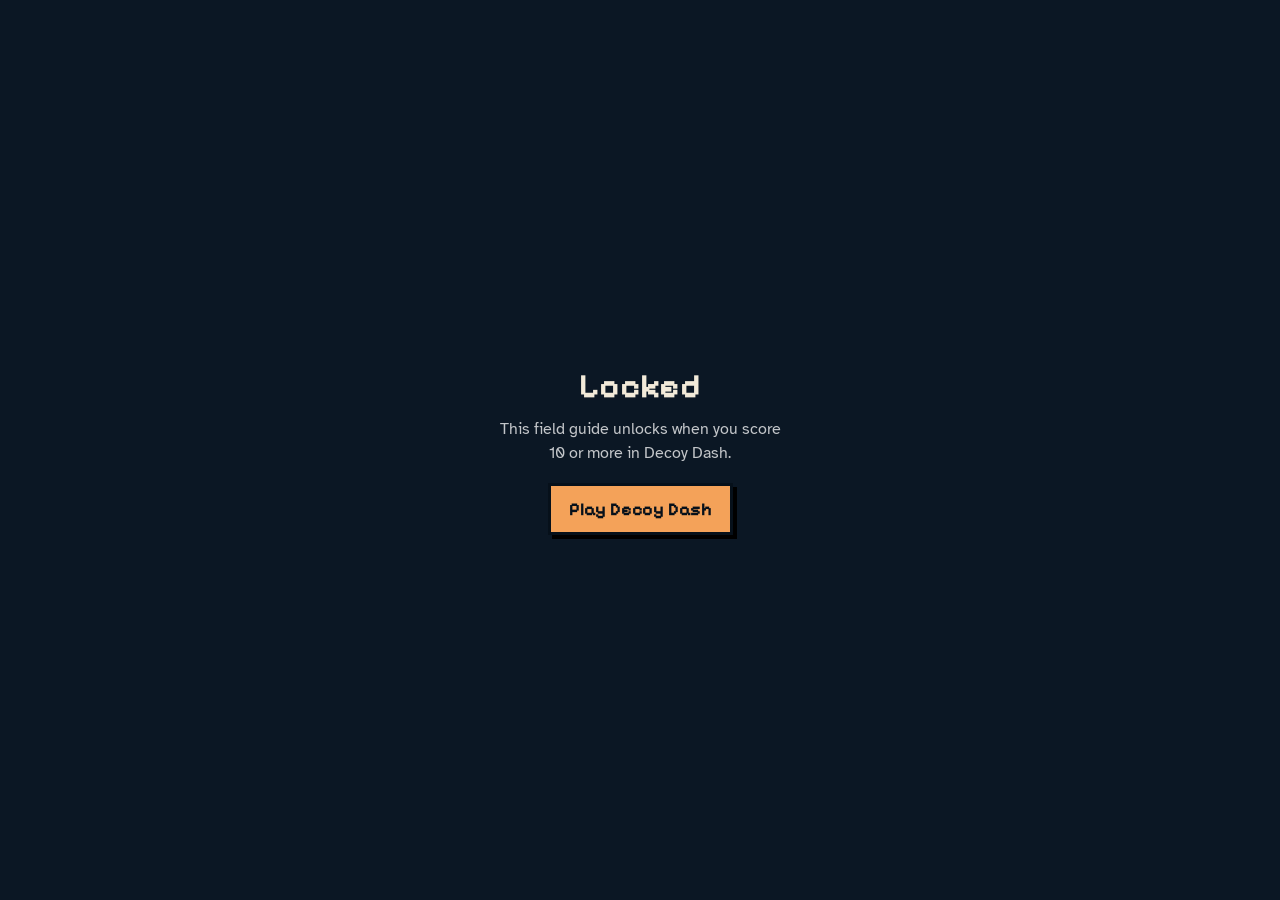
<file: decoy-dash/comic/index.html>
<!DOCTYPE html><html lang="en"><head><meta charset="utf-8"><title>The Trap Door</title>
<script>location.replace("../book/"+location.search+location.hash)</script>
<meta http-equiv="refresh" content="0;url=../book/"></head><body><a href="../book/">Open The Trap Door</a></body></html>
</file>
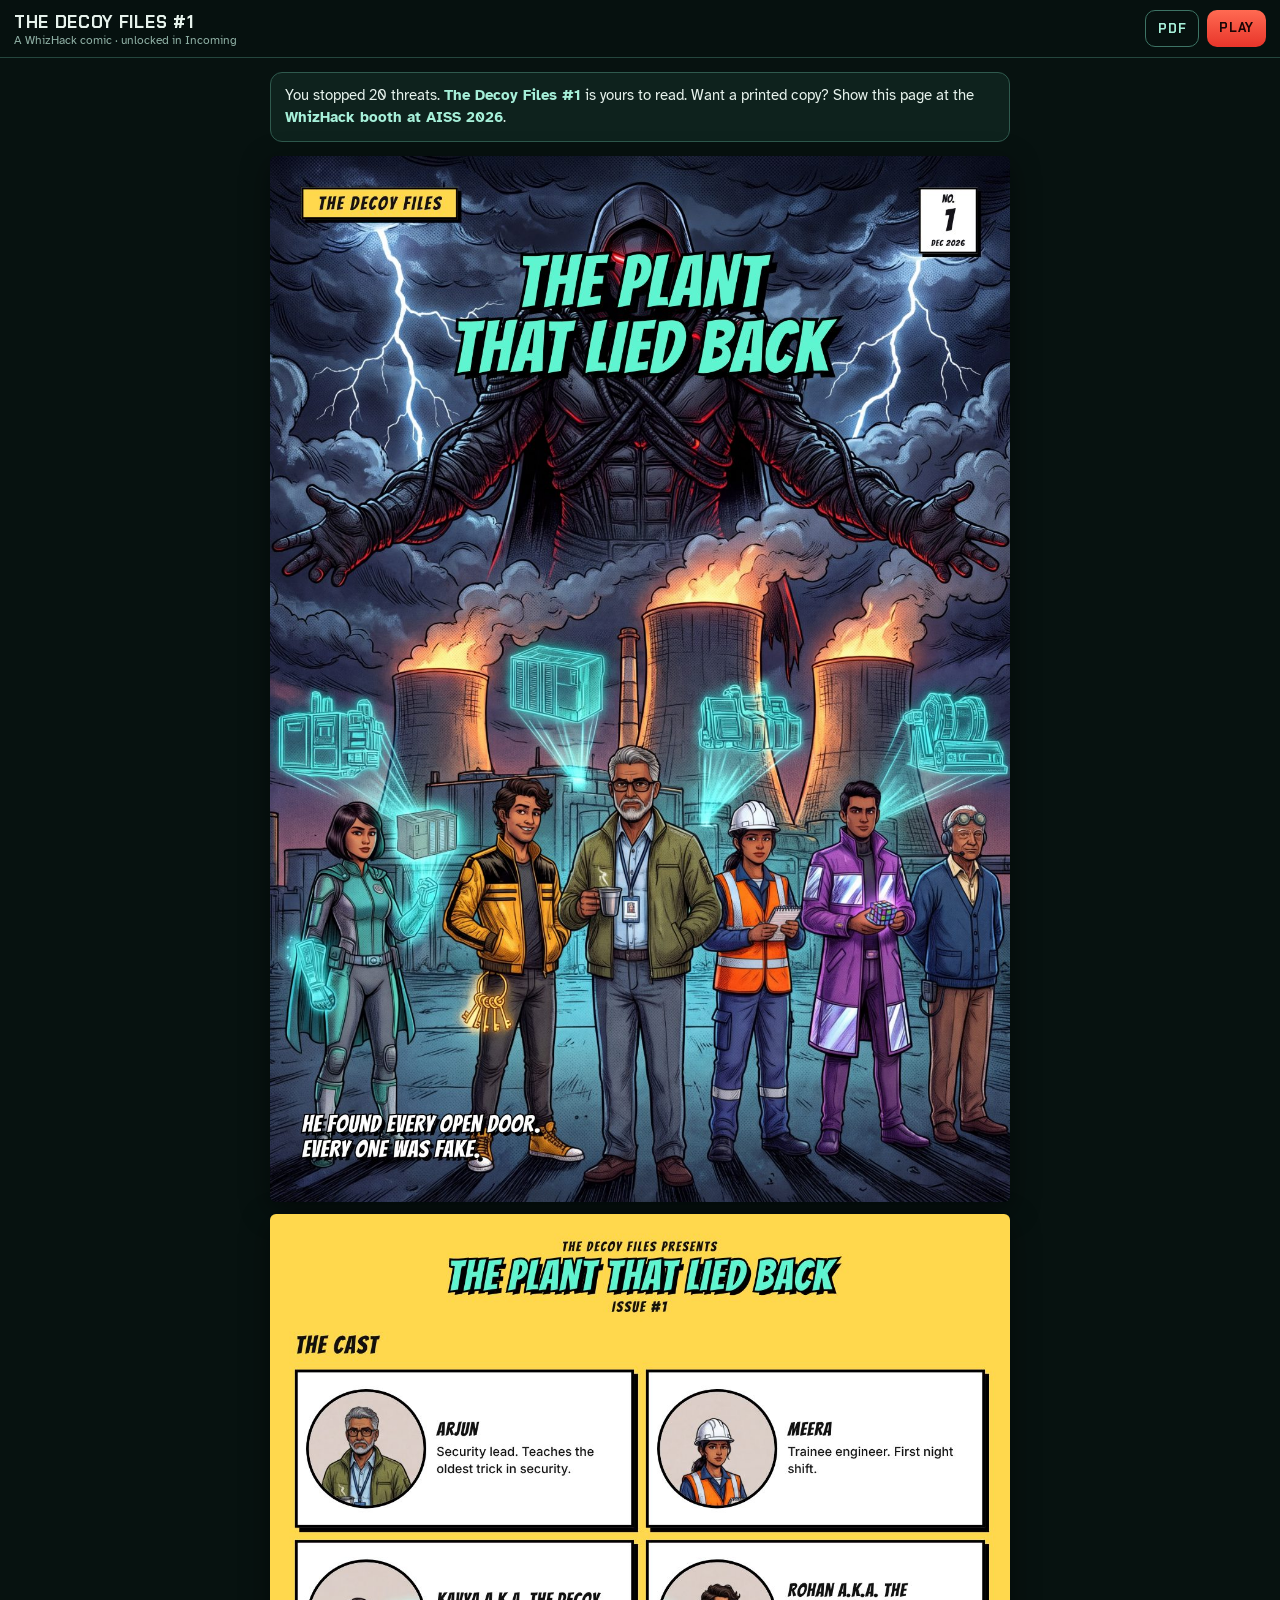
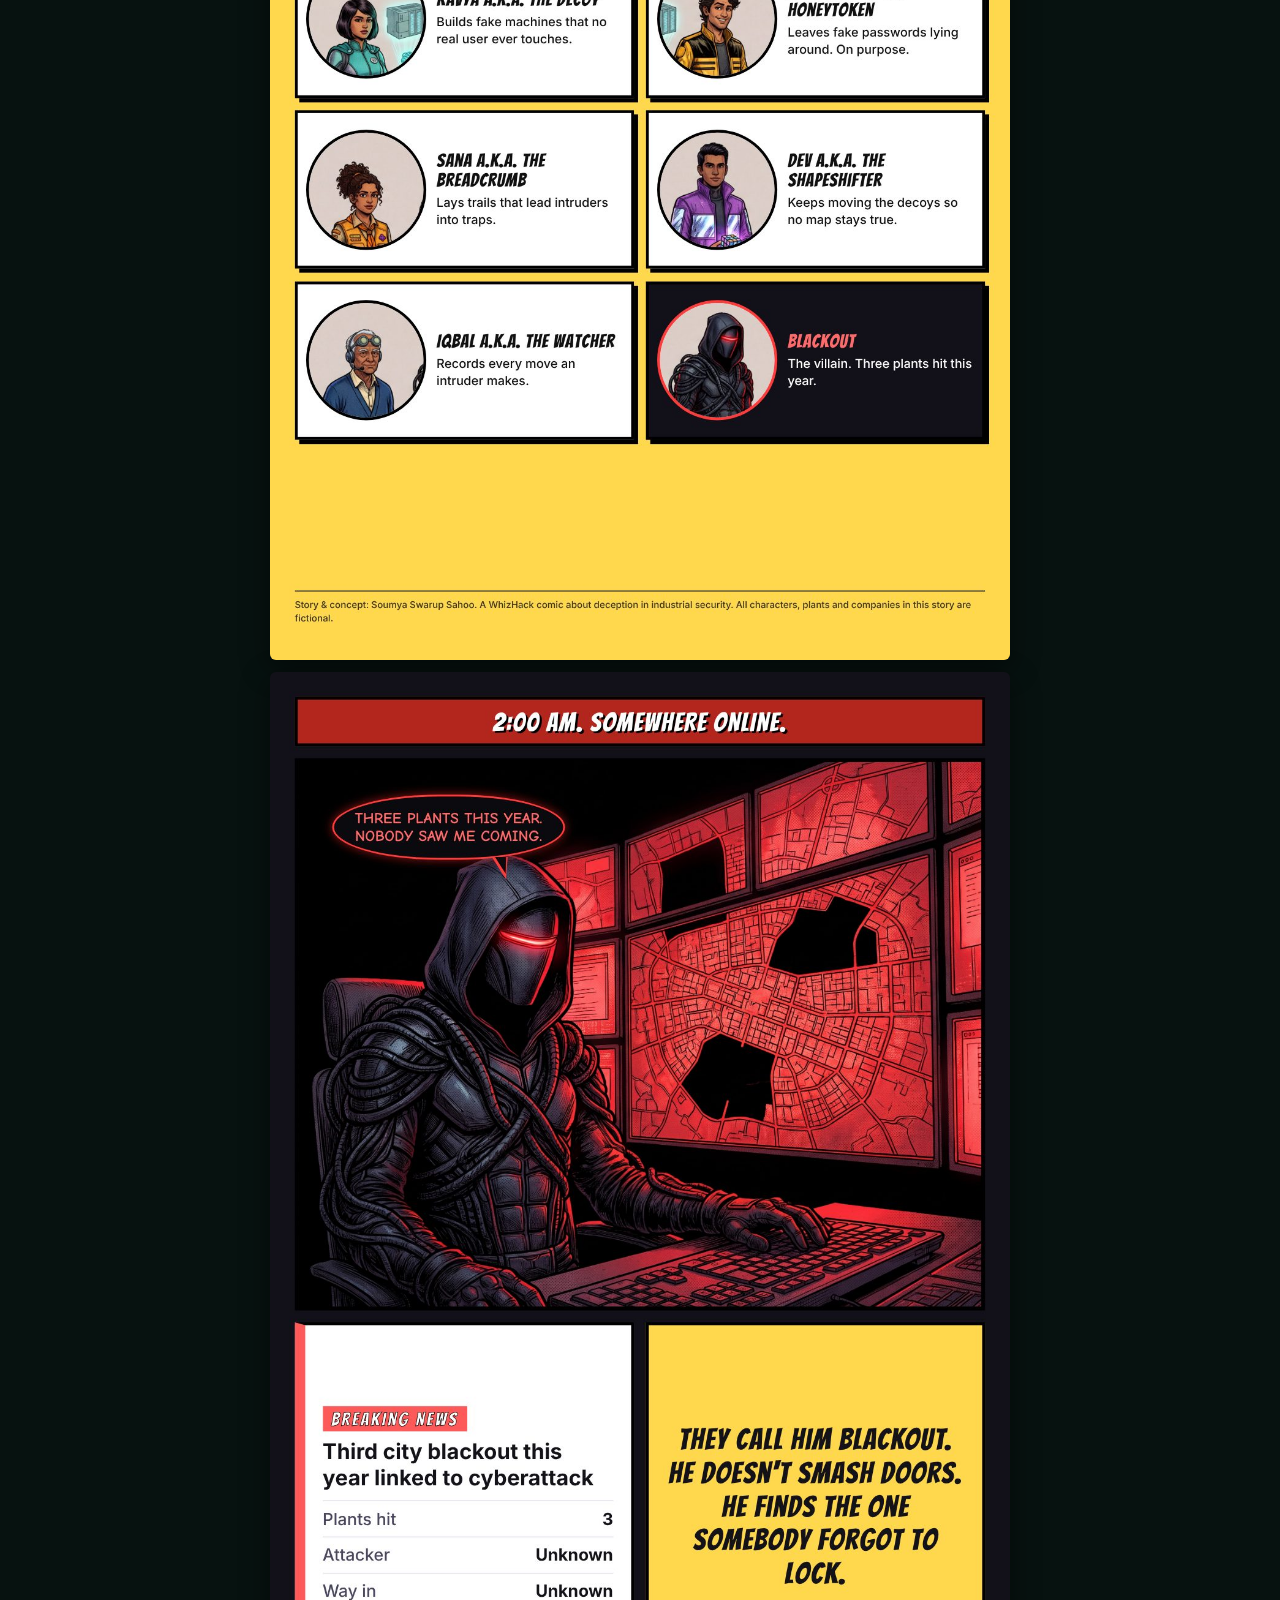
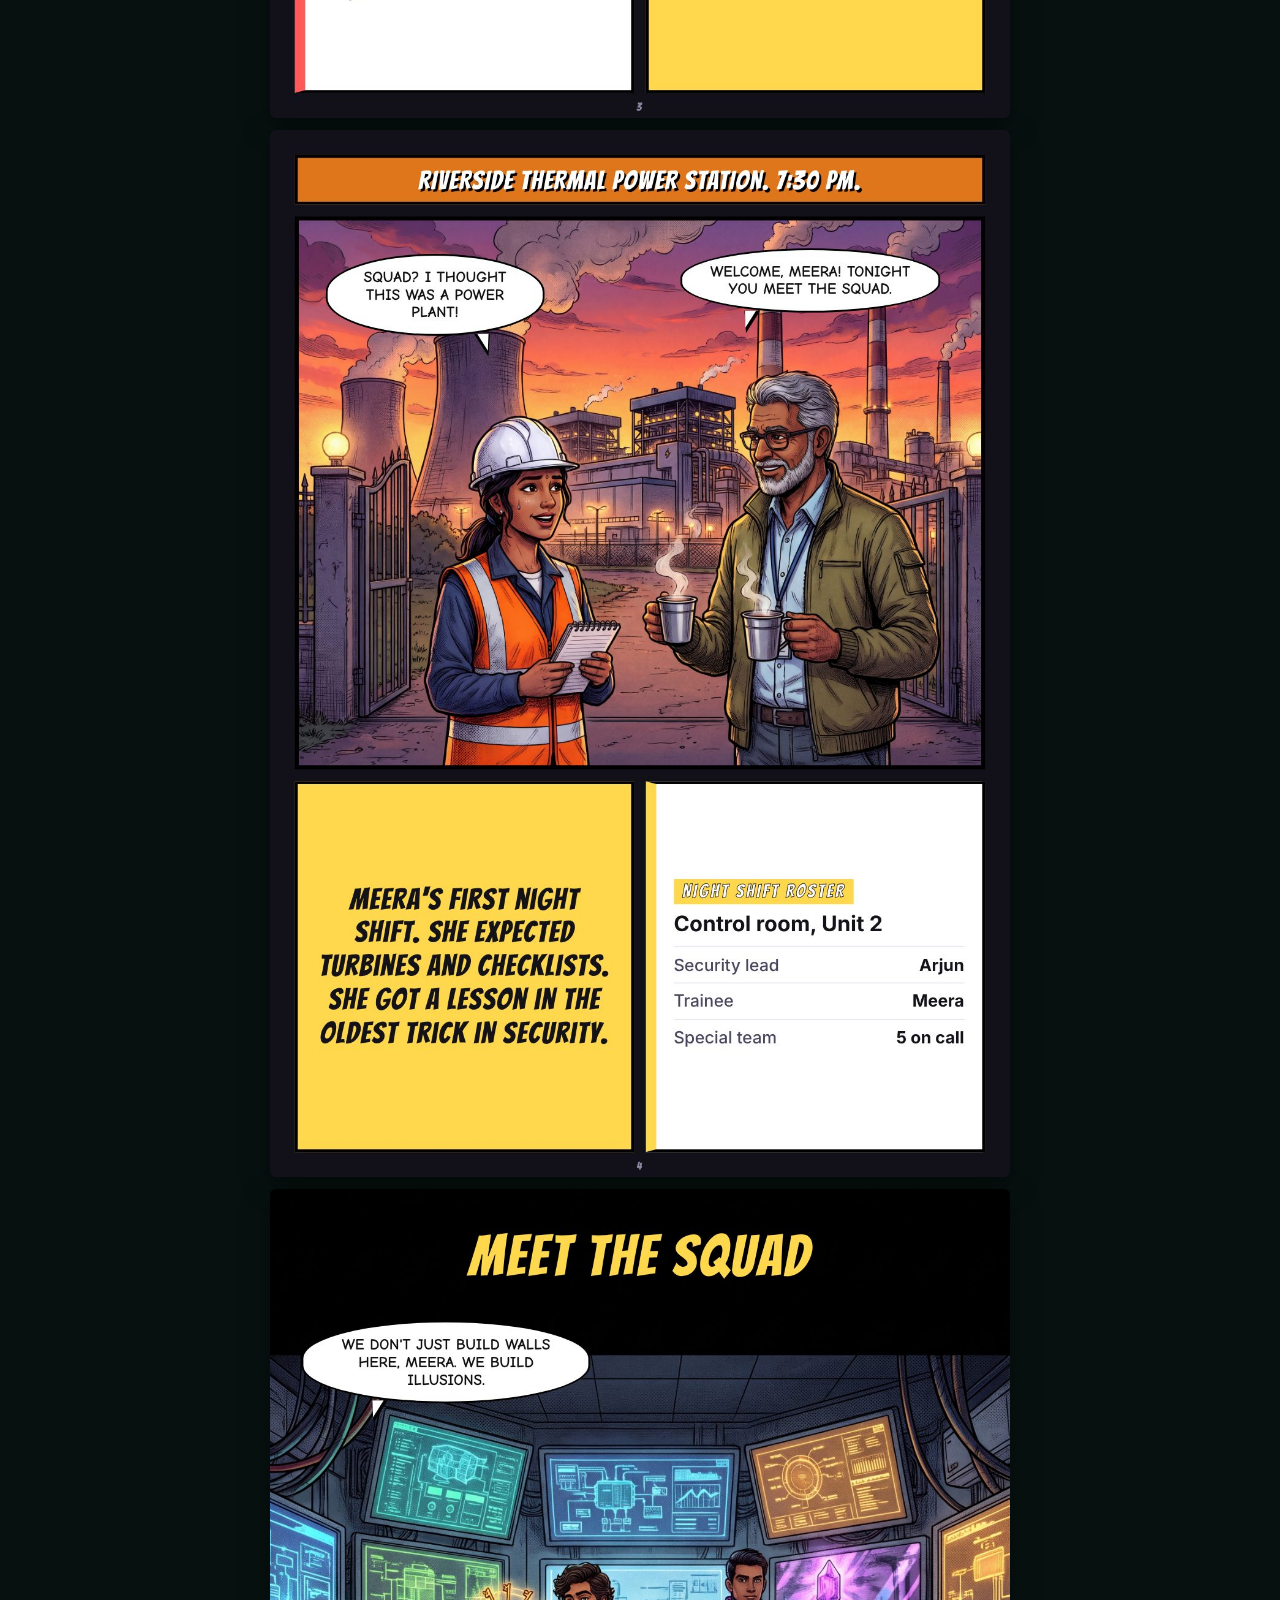
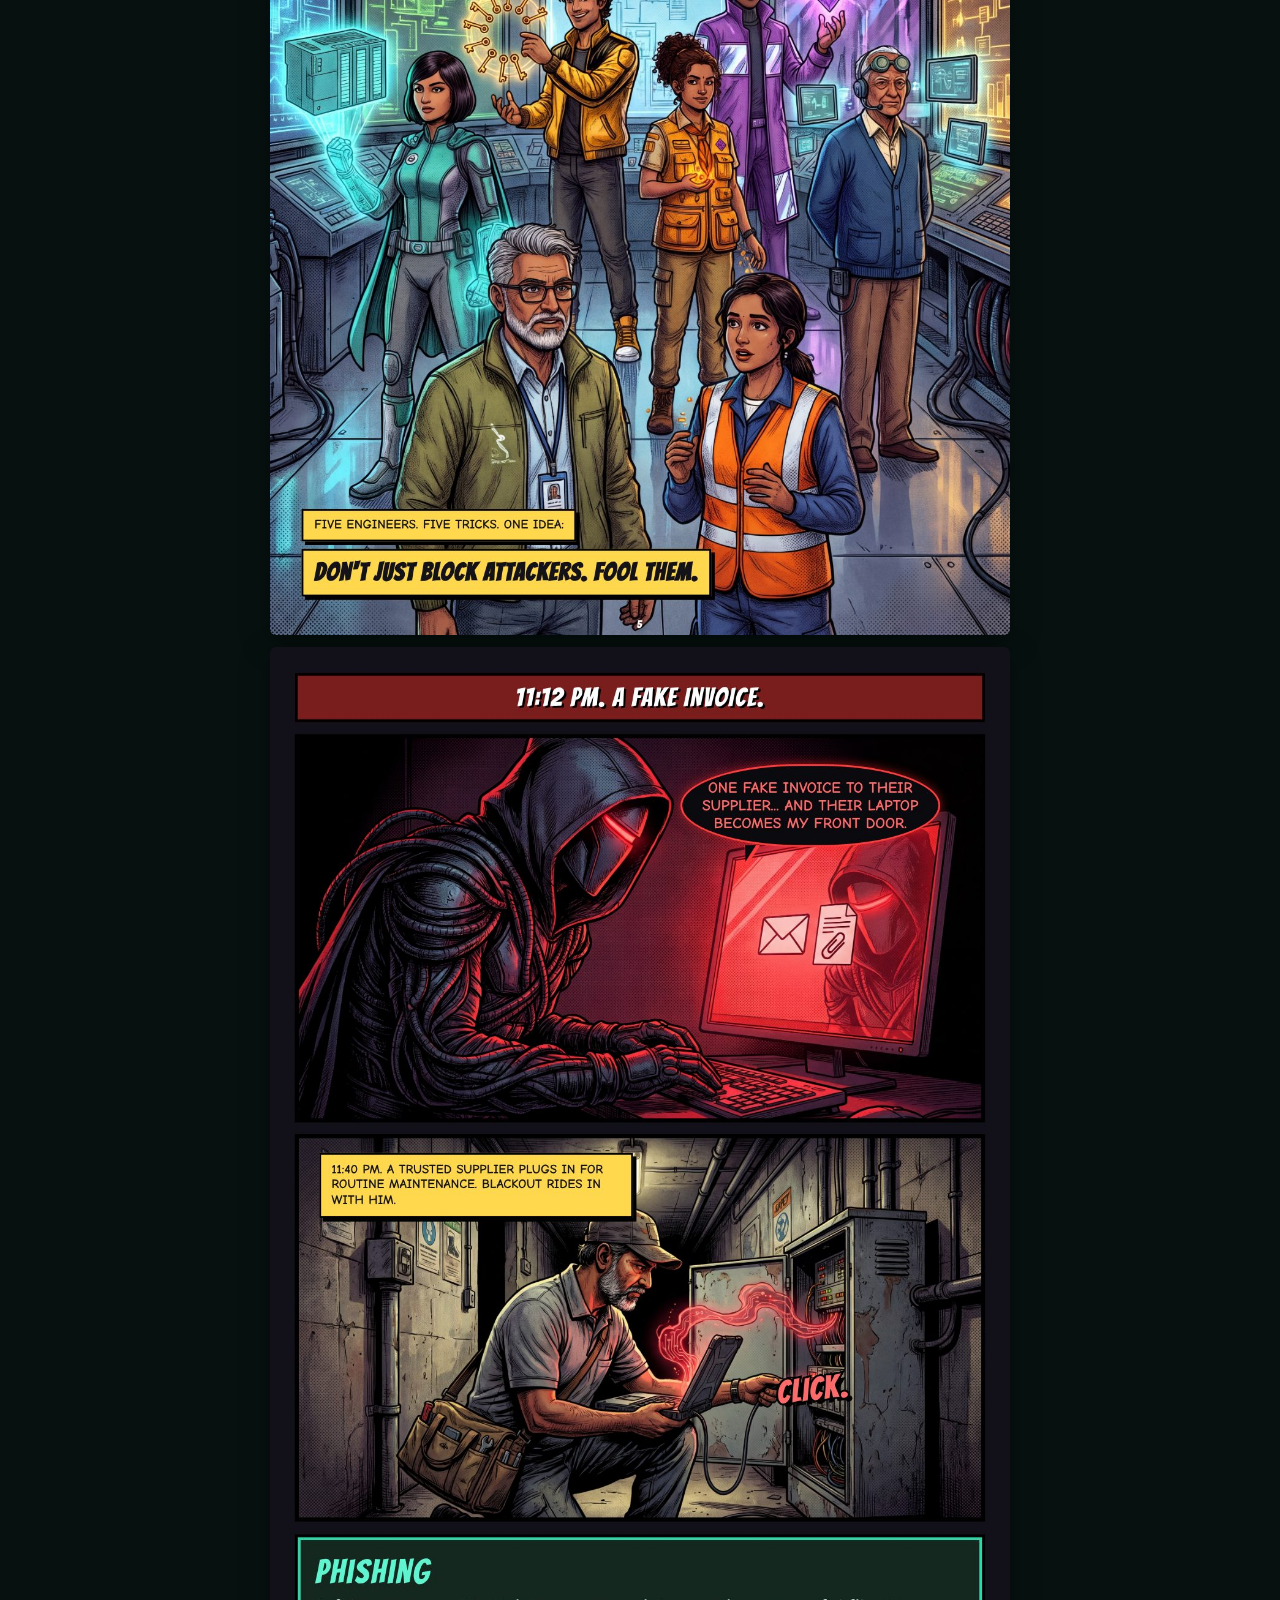
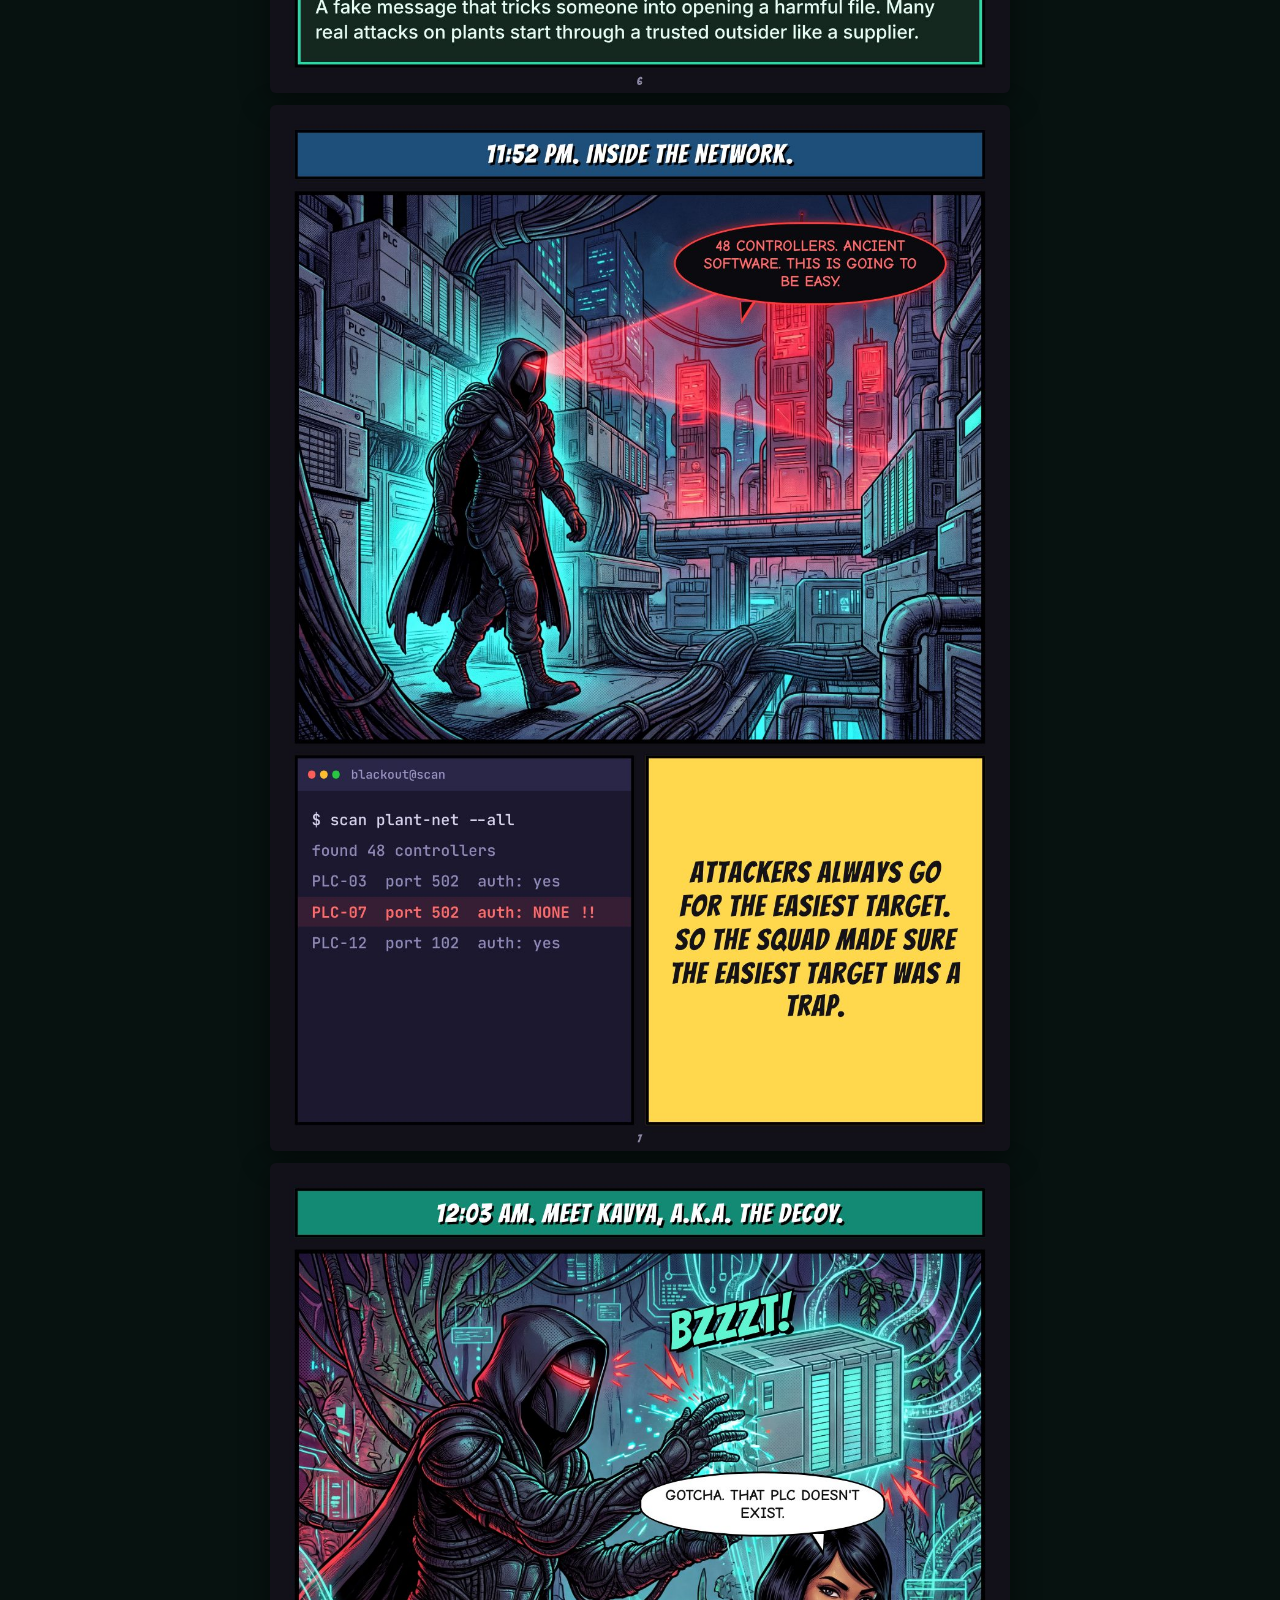
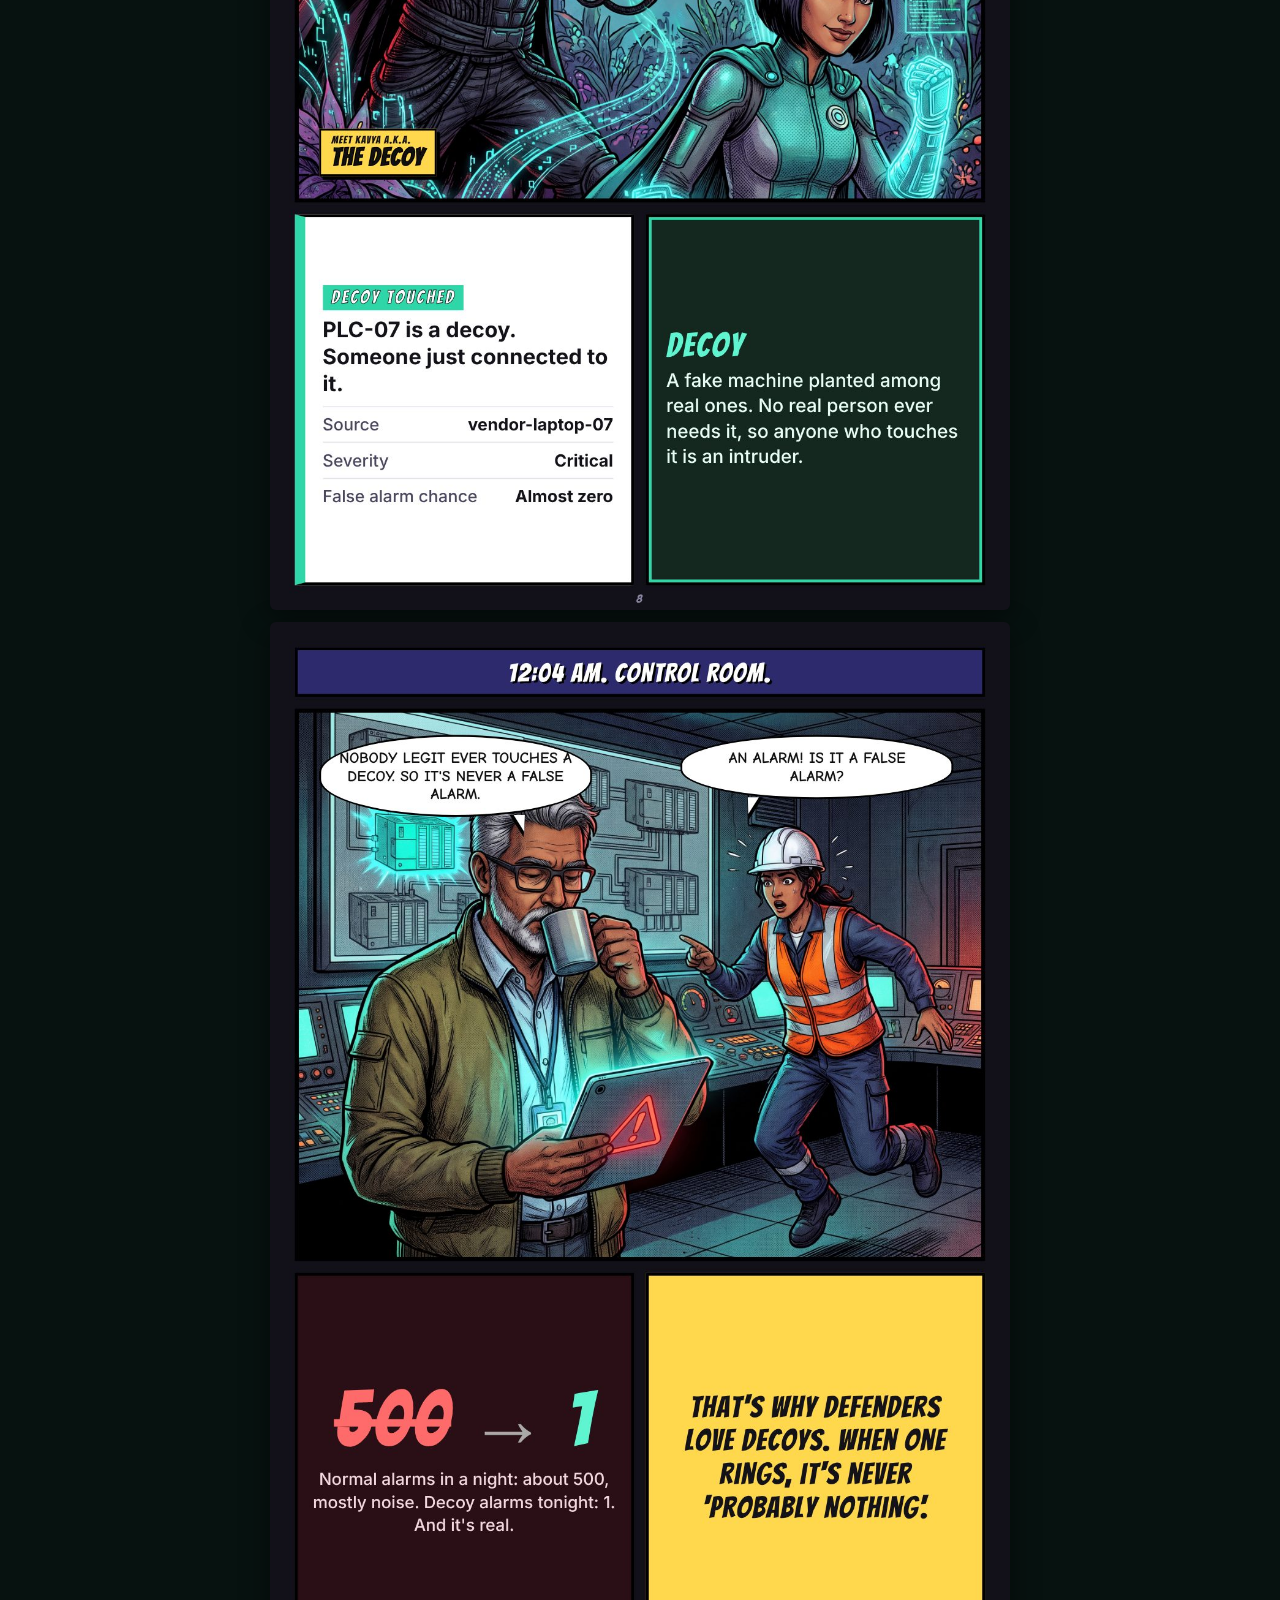
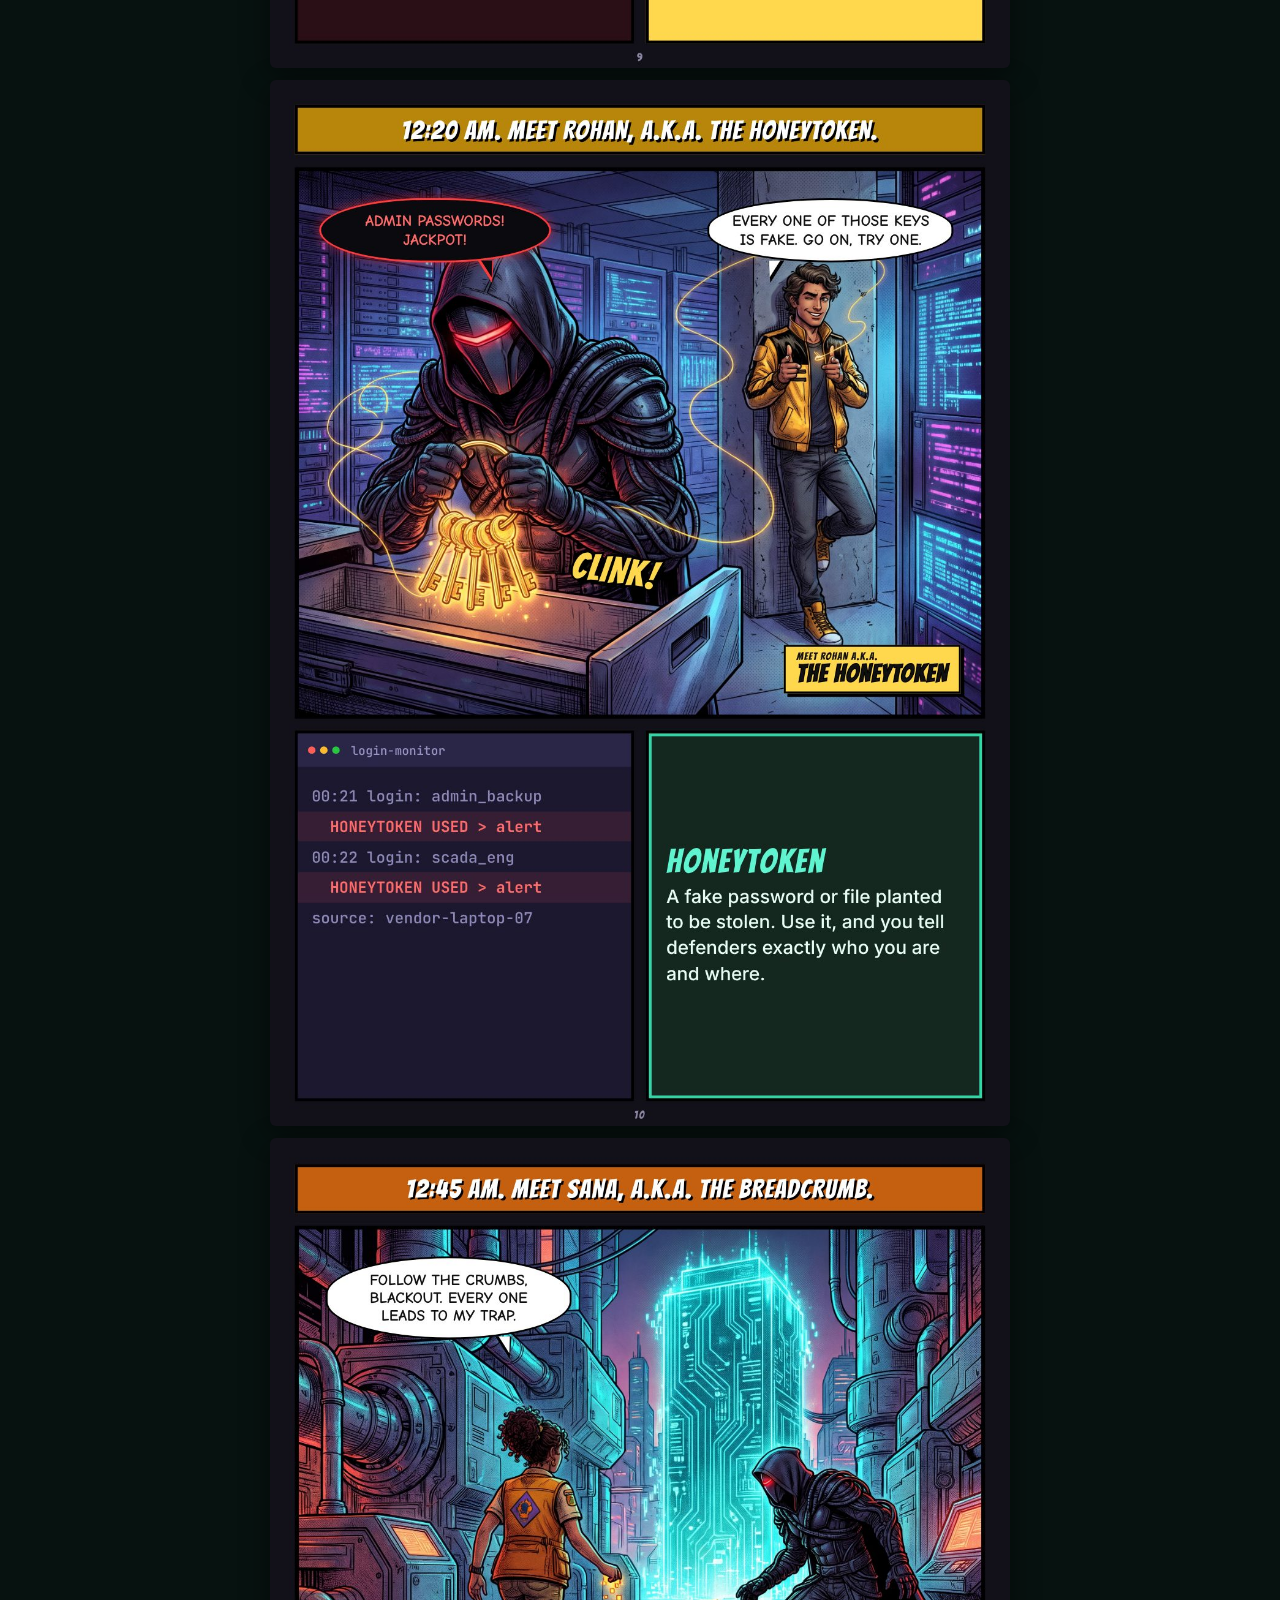
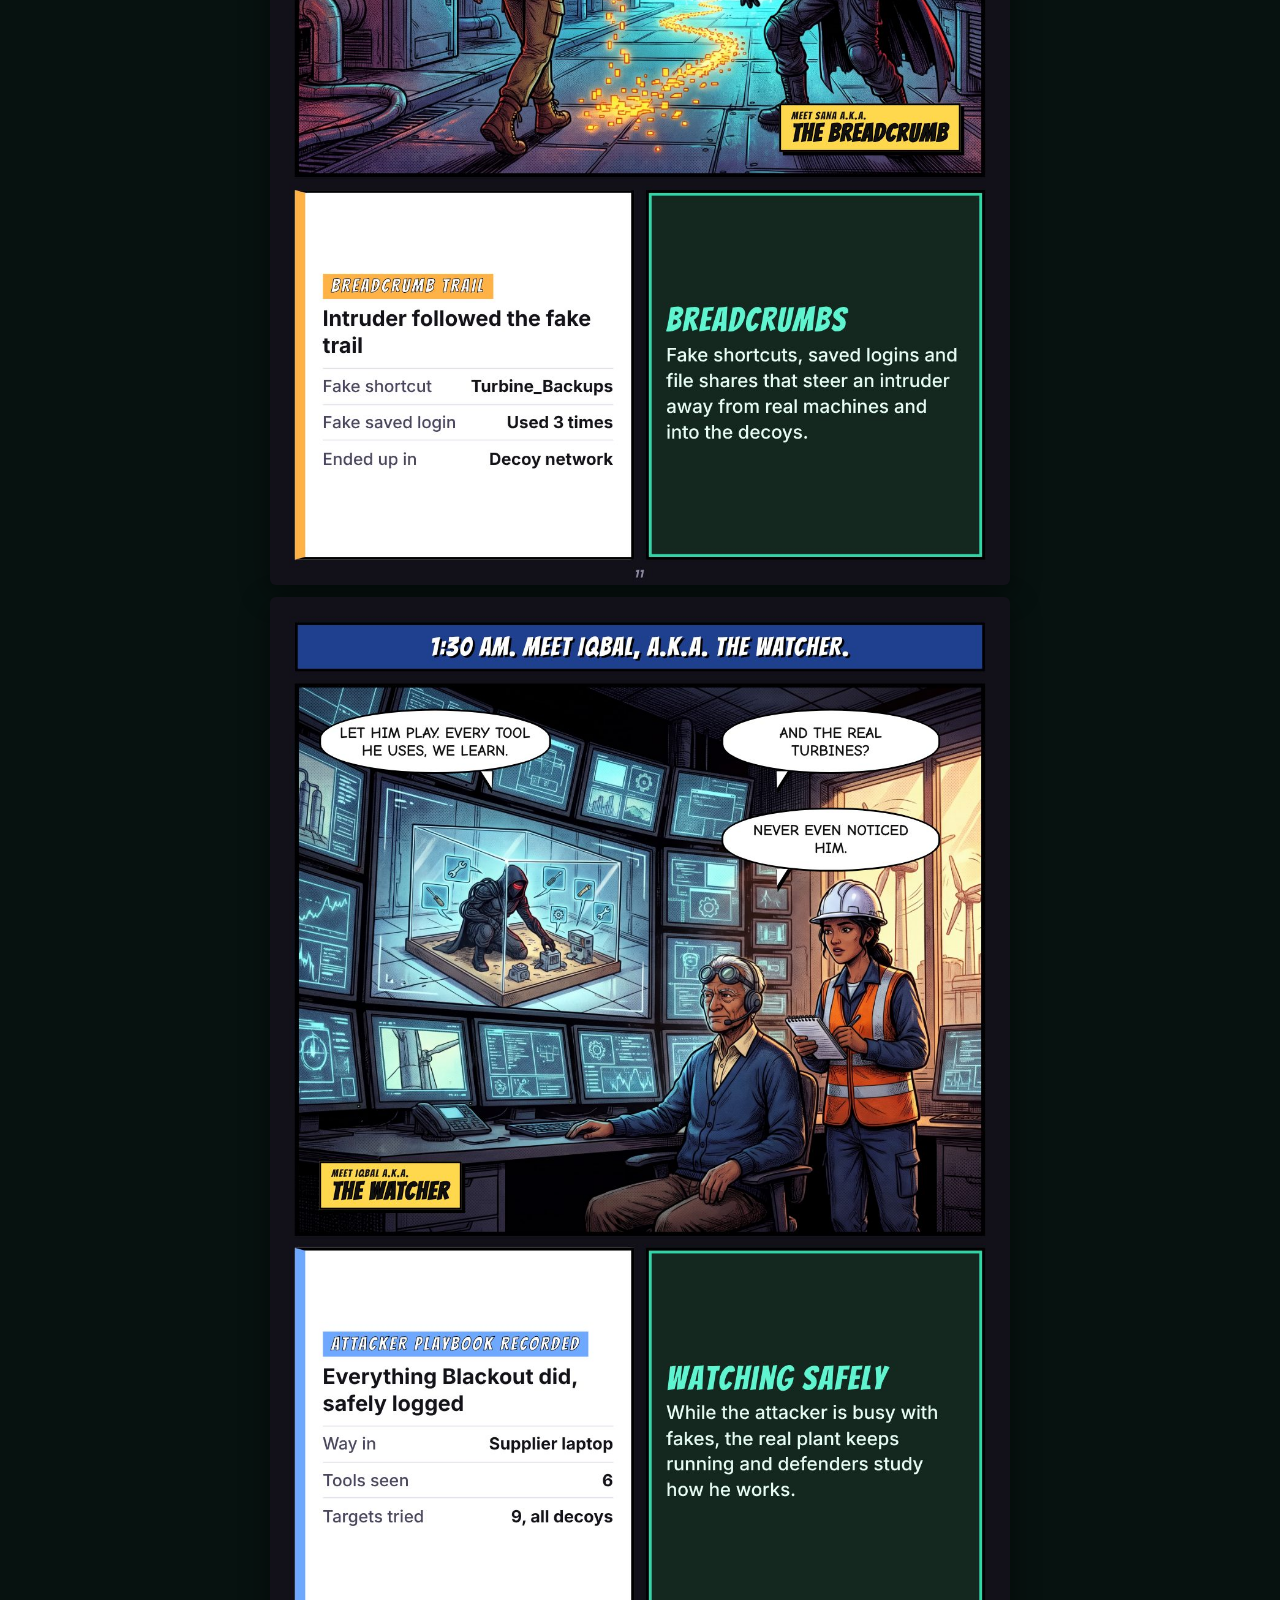
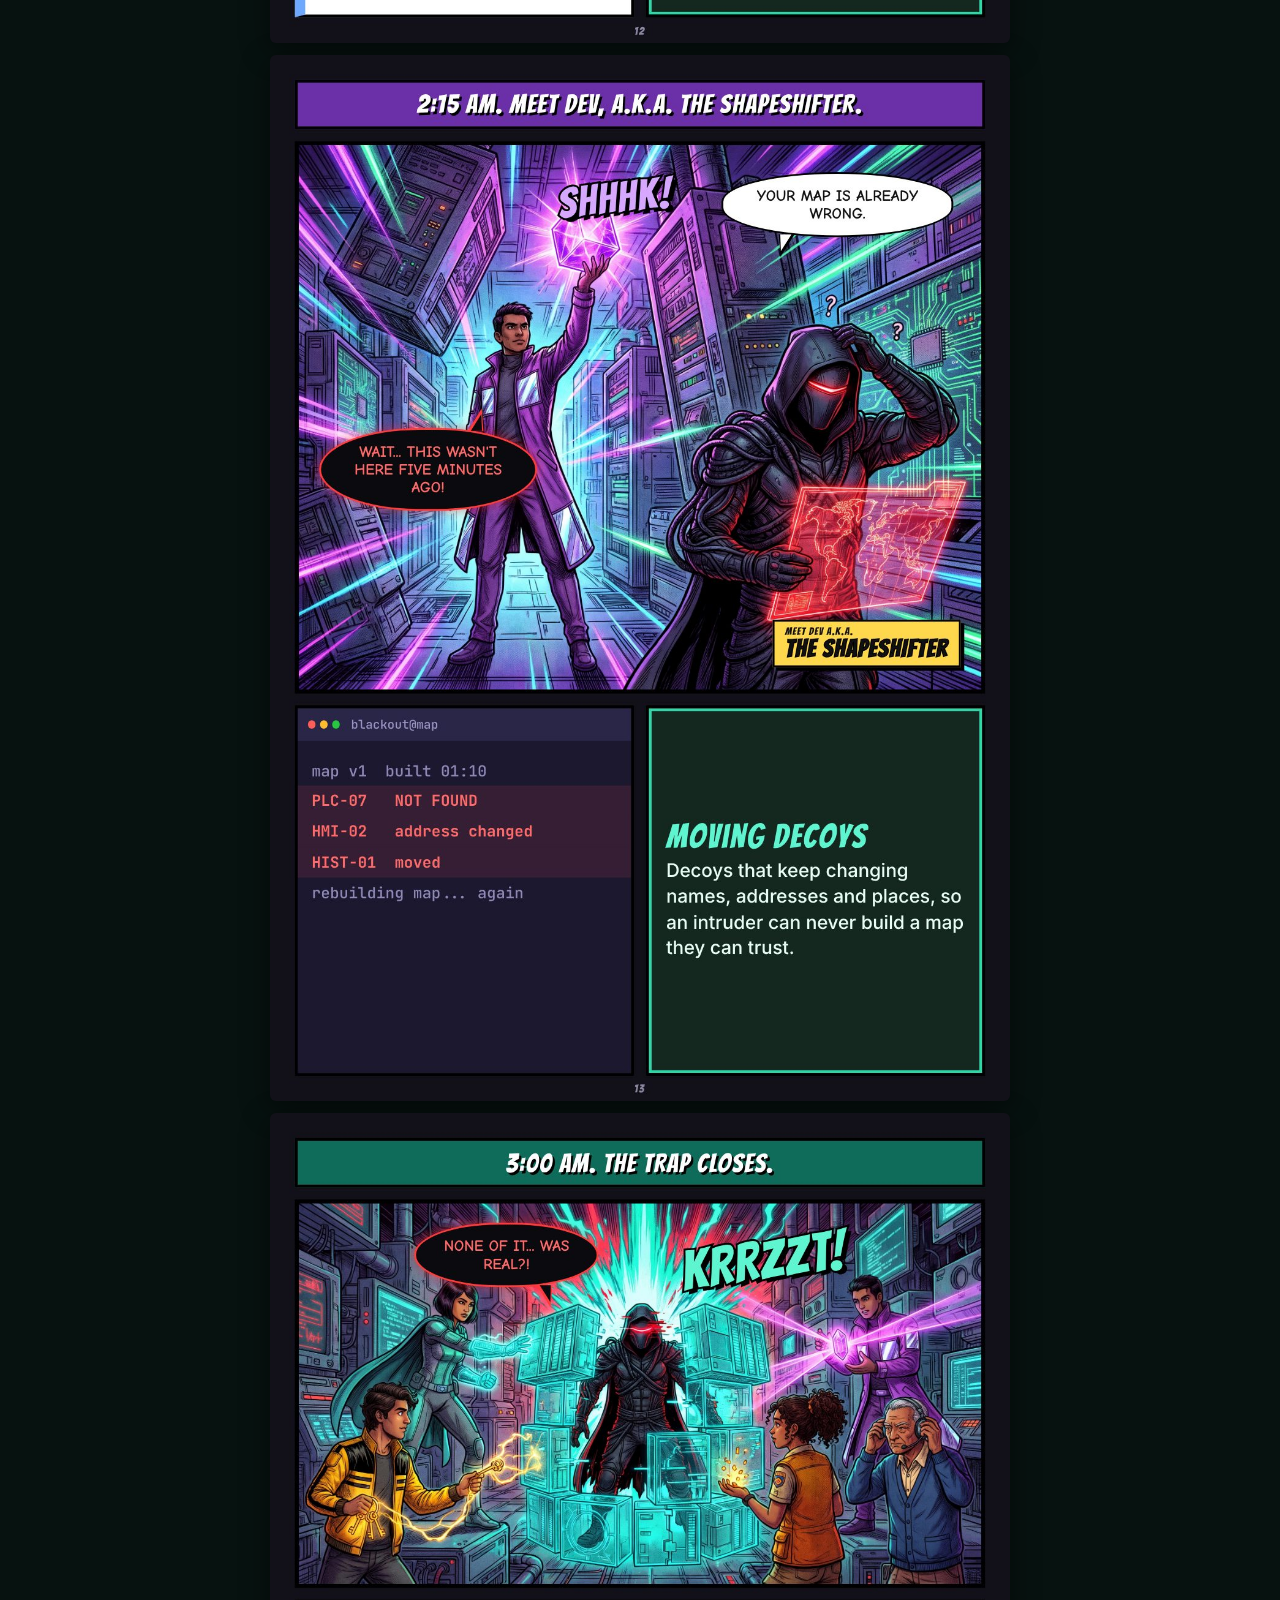
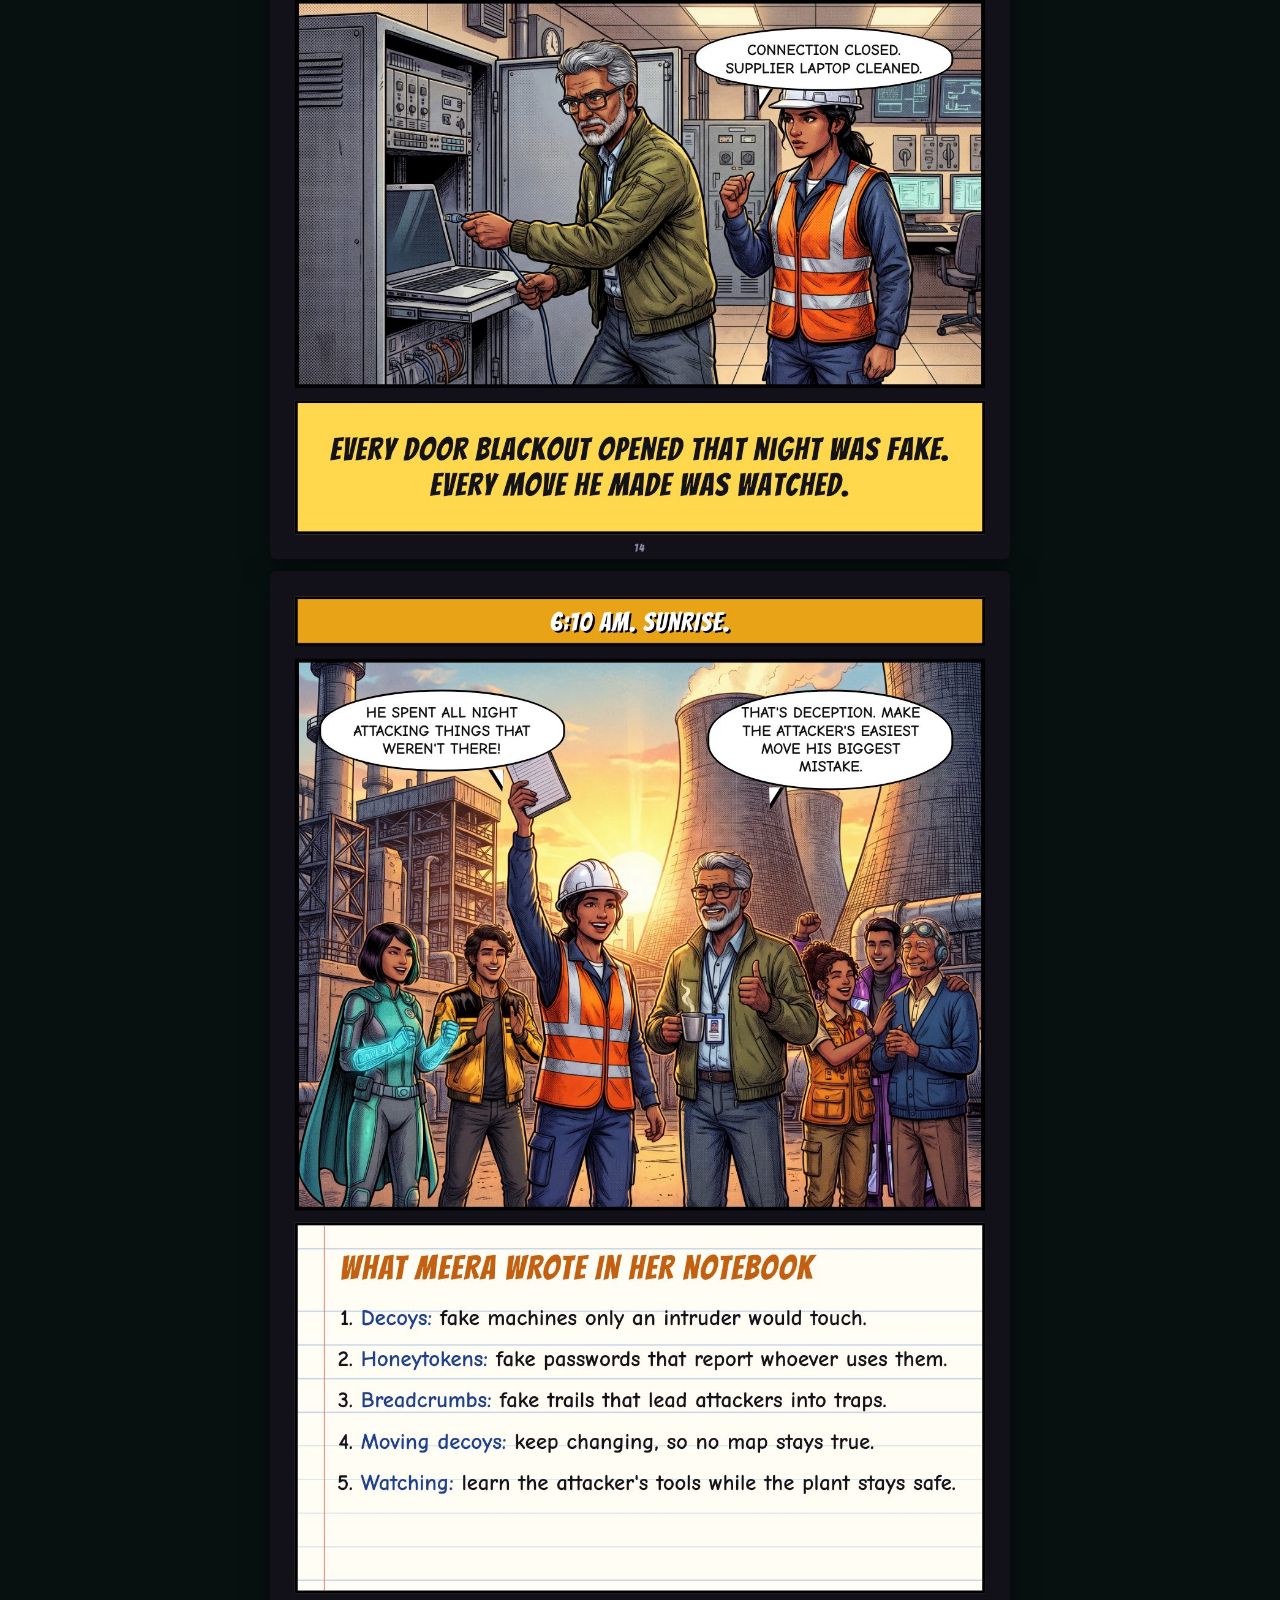
<file: incoming/comic/index.html>
<!DOCTYPE html>
<html lang="en">
<head>
<meta charset="utf-8">
<meta name="viewport" content="width=device-width,initial-scale=1,viewport-fit=cover">
<title>The Decoy Files #1 — unlocked in Incoming</title>
<meta name="theme-color" content="#071210">
<meta property="og:title" content="The Decoy Files #1 — a WhizHack comic">
<meta property="og:image" content="https://soumyaswarrup.github.io/decoy-dash/comic/pages/page-01.jpg">
<link rel="preconnect" href="https://fonts.googleapis.com">
<link rel="preconnect" href="https://fonts.gstatic.com" crossorigin>
<link href="https://fonts.googleapis.com/css2?family=Atkinson+Hyperlegible:wght@400;700&family=Chakra+Petch:wght@600;700&display=swap" rel="stylesheet">
<style>
*{box-sizing:border-box}
body{margin:0;background:#071210;color:#e6f2ec;font-family:"Atkinson Hyperlegible",system-ui,sans-serif}
header{position:sticky;top:0;z-index:2;display:flex;align-items:center;gap:10px;justify-content:space-between;padding:calc(env(safe-area-inset-top,0px) + 10px) 14px 10px;background:rgba(7,18,16,.92);border-bottom:1px solid #24463d;backdrop-filter:blur(8px);-webkit-backdrop-filter:blur(8px)}
header b{font-family:"Chakra Petch",sans-serif;font-size:17px;letter-spacing:.04em}
header small{display:block;color:#8fb0a5;font-size:12px}
.acts{display:flex;gap:8px;flex:none}
a.btn{font-family:"Chakra Petch",sans-serif;font-weight:700;font-size:13px;letter-spacing:.05em;text-transform:uppercase;text-decoration:none;padding:9px 12px;border-radius:10px;color:#a6f0d9;border:1px solid #3d7465;white-space:nowrap}
a.btn.red{color:#1a0505;background:linear-gradient(180deg,#ff6a52,#e8352a);border:0}
main{max-width:760px;margin:0 auto;padding:14px 10px calc(env(safe-area-inset-bottom,0px) + 30px)}
.unl{background:rgba(99,214,180,.08);border:1px solid #2f5a4e;border-radius:12px;padding:12px 14px;margin:0 0 14px;font-size:15px;line-height:1.45}
.unl b{color:#a6f0d9}
img{display:block;width:100%;height:auto;aspect-ratio:1208/1708;background:#0c1c18;border-radius:6px;margin:0 0 12px;box-shadow:0 8px 30px rgba(0,0,0,.45)}
.end{text-align:center;padding:16px 0 0;display:grid;gap:10px;justify-items:center}
.end p{color:#8fb0a5;margin:0}
</style>
</head>
<body>
<header>
  <div><b>THE DECOY FILES #1</b><small>A WhizHack comic · unlocked in Incoming</small></div>
  <div class="acts"><a class="btn" href="../../decoy-dash/comic/The-Decoy-Files-1.pdf" target="_blank" rel="noopener">PDF</a><a class="btn red" href="../">Play</a></div>
</header>
<main>
  <div class="unl">You stopped 20 threats. <b>The Decoy Files #1</b> is yours to read. Want a printed copy? Show this page at the <b>WhizHack booth at AISS 2026</b>.</div>
  <div id="pages"></div>
  <div class="end"><p>End of issue #1.</p><a class="btn red" href="../">Play Incoming again</a></div>
</main>
<script>
const box=document.getElementById('pages');
for(let i=1;i<=16;i++){const im=document.createElement('img');im.loading=i<3?'eager':'lazy';im.decoding='async';
im.src='../../decoy-dash/comic/pages/page-'+String(i).padStart(2,'0')+'.jpg';im.alt='The Decoy Files #1, page '+i;box.appendChild(im)}
</script>
</body>
</html>
</file>
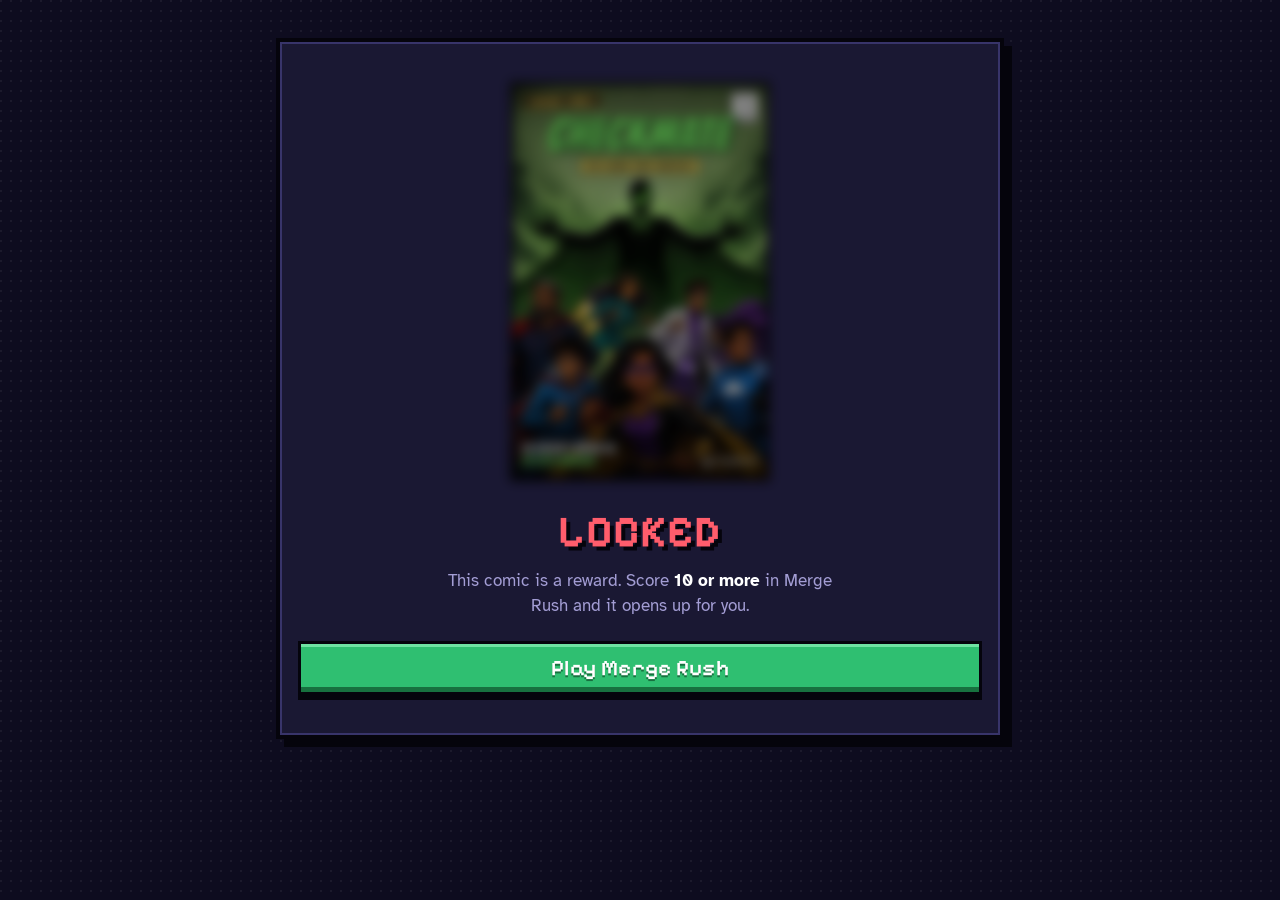
<file: merge-rush/comic/index.html>
<!DOCTYPE html>
<html lang="en">
<head>
<meta charset="utf-8">
<meta name="viewport" content="width=device-width,initial-scale=1,viewport-fit=cover">
<title>Checkmate #1 — your CodeAnt comic is unlocked</title>
<meta name="theme-color" content="#0e0c1f">
<meta property="og:title" content="Checkmate #1: The Eleven-Year Shortcut — CodeAnt Comics">
<meta property="og:description" content="He doesn't break in. He gets merged. A CodeAnt comic, unlocked by scoring 10 in Merge Rush.">
<meta property="og:image" content="https://soumyaswarrup.github.io/merge-rush/comic/pages/page-01.jpg">
<link rel="preconnect" href="https://fonts.googleapis.com"><link rel="preconnect" href="https://fonts.gstatic.com" crossorigin>
<link href="https://fonts.googleapis.com/css2?family=Atkinson+Hyperlegible:wght@400;700&family=Pixelify+Sans:wght@500;600;700&display=swap" rel="stylesheet">
<style>
*{box-sizing:border-box;margin:0;padding:0}
html{scroll-behavior:smooth}
body{background:#121018;color:#f4f1ff;font-family:Inter,system-ui,sans-serif;min-height:100vh;
  background-image:radial-gradient(rgba(255,255,255,.05) 1px,transparent 1.4px);background-size:10px 10px}
.wrap{max-width:760px;margin:0 auto;padding:max(18px,env(safe-area-inset-top)) 16px 40px}
.bang{font-family:Bangers,Impact,sans-serif;letter-spacing:.04em;font-weight:400}

/* hero */
.hero{position:relative;text-align:center;padding:26px 16px 22px;border:4px solid #000;background:#5b4bd6;box-shadow:8px 8px 0 #000;overflow:hidden;margin-top:6px}
.hero::before{content:"";position:absolute;inset:-50%;background:repeating-conic-gradient(from 0deg,rgba(255,255,255,.09) 0 9deg,transparent 9deg 18deg);animation:spin 40s linear infinite}
@keyframes spin{to{transform:rotate(360deg)}}
.hero>*{position:relative}
.kicker{display:inline-block;background:#ffd84d;color:#111;border:3px solid #000;padding:4px 12px;font-size:16px;box-shadow:3px 3px 0 #000;transform:rotate(-2deg)}
.big{font-size:clamp(46px,13vw,84px);line-height:.92;margin:14px 0 8px;color:#fff;-webkit-text-stroke:3px #000;paint-order:stroke fill;text-shadow:5px 5px 0 #000}
.big em{font-style:normal;color:#5ff5d0}
.thanks{font-size:17px;line-height:1.5;max-width:520px;margin:0 auto;color:#fff;font-weight:500}
.thanks b{color:#ffd84d}
.score{display:inline-flex;gap:10px;margin-top:16px;flex-wrap:wrap;justify-content:center}
.score span{background:#fff;color:#111;border:3px solid #000;padding:6px 12px;box-shadow:3px 3px 0 #000;font-size:18px}
.score span b{font-weight:400;color:#6b2fa8}
.confetti{position:absolute;width:10px;height:14px;top:-20px;animation:fall linear forwards;z-index:0}
@keyframes fall{to{transform:translateY(560px) rotate(720deg);opacity:0}}

/* actions */
.actions{display:grid;grid-template-columns:1fr 1fr;gap:12px;margin:22px 0}
.btn{display:flex;align-items:center;justify-content:center;height:54px;border:3px solid #000;box-shadow:4px 4px 0 #000;font-family:Bangers,sans-serif;font-size:22px;letter-spacing:.05em;text-decoration:none;color:#111;background:#ffd84d;cursor:pointer;transition:transform .06s}
.btn:active{transform:translate(3px,3px);box-shadow:1px 1px 0 #000}
.btn.teal{background:#5ff5d0}.btn.full{grid-column:1/-1;background:#ff6b6b;color:#fff;-webkit-text-stroke:.6px #000;font-size:26px}
.btn.li{grid-column:1/-1;background:#0a66c2;color:#fff;cursor:pointer;width:100%}
.btn:focus-visible{outline:3px solid #fff;outline-offset:3px}

.voucher{background:#fff;color:#111;border:4px solid #000;box-shadow:6px 6px 0 #000;padding:14px 16px;margin-bottom:26px;display:none}
.voucher.on{display:block}
.voucher .t{font-size:20px;color:#c4600f}
.voucher .c{font-family:ui-monospace,Menlo,monospace;font-weight:700;font-size:28px;letter-spacing:.06em;margin:4px 0}
.voucher small{font-size:14px;color:#555;line-height:1.4;display:block}

/* reader */
.readerhead{display:flex;justify-content:space-between;align-items:baseline;margin:8px 0 12px}
.readerhead h2{font-size:30px;color:#ffd84d}
.readerhead span{font-size:14px;color:#a9a3c7}
.pg{position:relative;margin-bottom:18px;border:3px solid #000;box-shadow:6px 6px 0 #000;background:#1d1a2a;aspect-ratio:900/1391}
.pg img{display:block;width:100%;height:100%;object-fit:cover}
.pg i{position:absolute;right:8px;top:8px;font-style:normal;font-family:Bangers,sans-serif;background:#000;color:#fff;font-size:14px;padding:2px 8px;letter-spacing:.06em}
.prog{position:fixed;left:0;top:0;height:5px;background:#5ff5d0;width:0;z-index:9;box-shadow:0 0 8px #5ff5d0}
.chip{position:fixed;right:14px;bottom:max(14px,env(safe-area-inset-bottom));z-index:9;background:#ffd84d;color:#111;border:3px solid #000;box-shadow:3px 3px 0 #000;font-family:Bangers,sans-serif;font-size:18px;letter-spacing:.05em;padding:6px 12px;display:none}
.chip.on{display:block}

.end{text-align:center;margin-top:30px;padding:22px 16px;border:4px solid #000;background:#ffd84d;color:#111;box-shadow:8px 8px 0 #000}
.end h3{font-size:36px}
.end p{font-size:16px;line-height:1.5;margin:6px auto 16px;max-width:480px}
.foot{margin-top:28px;text-align:center;font-size:12.5px;color:#8d87a3;line-height:1.5}

/* locked */
.locked{display:none;text-align:center;padding:40px 18px;border:4px solid #000;background:#1d1a2a;box-shadow:8px 8px 0 #000;margin-top:20px}
.locked h1{font-size:44px;color:#ff6b6b;-webkit-text-stroke:2px #000;paint-order:stroke fill}
.locked p{font-size:17px;line-height:1.5;margin:10px auto 22px;max-width:420px;color:#ddd}
.preview{width:60%;max-width:260px;margin:0 auto 20px;border:3px solid #000;filter:blur(6px) brightness(.6)}
body.is-locked .unlocked{display:none}
body.is-locked .locked{display:block}

/* ---- restyle to match the game ---- */
body{background:#0e0c1f radial-gradient(circle at 1px 1px,rgba(255,255,255,.06) 1px,transparent 1.5px) 0 0/10px 10px;font-family:"Atkinson Hyperlegible",system-ui,sans-serif;color:#eef}
.bang{font-family:"Pixelify Sans",monospace;letter-spacing:.01em;font-weight:700}
.hero{background:#6f5cff;border-color:#05040c;box-shadow:inset 0 4px 0 #9c8fff,8px 8px 0 #05040c}
.kicker{background:#ffc84a;border-color:#05040c;font-size:15px;box-shadow:3px 3px 0 #05040c}
.big{-webkit-text-stroke:0;text-shadow:3px 0 0 #000,-3px 0 0 #000,0 3px 0 #000,0 -3px 0 #000,6px 6px 0 #3d32a8}
.big em{color:#ffc84a}
.thanks{font-weight:400}.thanks b{color:#ffc84a}
.score span{background:#1a1833;color:#fff;border-color:#05040c;box-shadow:inset 0 0 0 2px #38346a,3px 3px 0 #05040c;font-size:17px}
.score span b{color:#c4bcff;font-weight:700}
.btn{font-family:"Pixelify Sans",monospace;font-weight:600;font-size:20px;letter-spacing:.02em;border-color:#05040c;background:#1a1833;color:#c4bcff;box-shadow:inset 0 0 0 2px #38346a,0 5px 0 #05040c}
.btn:active{transform:translateY(4px);box-shadow:inset 0 0 0 2px #38346a,0 1px 0 #05040c}
.btn.teal{background:#1a1833;color:#c4bcff}
.btn.full{background:#2fbf71;color:#fff;-webkit-text-stroke:0;font-size:22px;text-shadow:0 2px 0 #17713f;box-shadow:inset 0 3px 0 #6fe3a2,inset 0 -5px 0 #17713f,0 5px 0 #05040c}
.btn.li{background:#0a66c2;color:#fff;box-shadow:inset 0 3px 0 #3d8be0,inset 0 -5px 0 #074a8c,0 5px 0 #05040c}
.btn:focus-visible{outline-color:#ffc84a}
.voucher{background:#1a1833;color:#eef;border-color:#05040c;box-shadow:inset 0 0 0 2px #38346a,6px 6px 0 #05040c}
.voucher .t{color:#ffc84a}.voucher small{color:#a39dd4!important}.voucher small b{color:#fff}
.readerhead h2{color:#fff;font-size:26px}.readerhead span{color:#a39dd4}
.pg{border-color:#05040c;box-shadow:6px 6px 0 #05040c;background:#1a1833}
.pg i{font-family:"Pixelify Sans",monospace;background:#05040c;color:#c4bcff}
.prog{background:#9c8fff;box-shadow:0 0 8px #9c8fff}
.chip{font-family:"Pixelify Sans",monospace;background:#1a1833;color:#fff;border-color:#05040c;box-shadow:inset 0 0 0 2px #38346a,3px 3px 0 #05040c;font-size:16px}
.end{background:#1a1833;color:#eef;border-color:#05040c;box-shadow:inset 0 0 0 2px #38346a,8px 8px 0 #05040c}
.end h3{color:#fff;font-size:30px}.end p{color:#a39dd4}
.foot{color:#a39dd4;opacity:.85}
.readerhead{gap:14px}.readerhead span{white-space:nowrap}@media (max-width:420px){.readerhead h2{font-size:21px}}
.locked{background:#1a1833;border-color:#05040c;box-shadow:inset 0 0 0 2px #38346a,8px 8px 0 #05040c}
.locked h1{color:#ff5d6c;-webkit-text-stroke:0;text-shadow:4px 4px 0 #05040c}
.locked p{color:#a39dd4}.locked p b{color:#fff}
@media (prefers-reduced-motion:reduce){.hero::before,.confetti{animation:none}}
</style>
</head>
<body>
<div class="prog" id="prog"></div>
<div class="wrap">

  <div class="locked">
    <img class="preview" src="pages/page-01.jpg" alt="">
    <h1 class="bang">LOCKED</h1>
    <p id="lockMsg">This comic is a reward. Score <b>10 or more</b> in Merge Rush and it opens up for you.</p>
    <a class="btn full" id="lockBtn" href="../">Play Merge Rush</a>
  </div>

  <div class="unlocked">
    <section class="hero" id="hero">
      <span class="kicker bang">COMIC UNLOCKED</span>
      <h1 class="big bang">YOU CROSSED <em>10!</em></h1>
      <p class="thanks">Thanks for playing<span id="who"></span>. Your pull request made it far enough to earn it, so here's <b>Checkmate #1: The Eleven-Year Shortcut</b>. He doesn't break in. He gets merged.</p>
      <div class="score bang" id="scoreRow"></div>
    </section>

    <div class="actions">
      <a class="btn full" href="#read">Start reading</a>
      <a class="btn teal" href="Checkmate-CodeAnt-Comics-1.pdf" download>Download PDF</a>
      <a class="btn" href="../">Play again</a>
      <button class="btn li" id="shareLi" type="button">Share on LinkedIn</button>
    </div>


    <div class="readerhead" id="read"><h2 class="bang">CHECKMATE #1</h2><span>46 pages, scroll to read</span></div>
    <div id="pages"></div>

    <section class="end">
      <h3 class="bang">THE END... FOR NOW.</h3>
      <p>Every team has a Checkmate. Not every team has an Ant. Beat your score, then share your score card and tag a friend.</p>
      <a class="btn full" href="../">Play again</a>
    </section>
    <p class="foot">Checkmate is a story about the small shortcuts that slip through code review.<br>Story &amp; concept: Soumya Swarup Sahoo. An independent fan comic inspired by CodeAnt AI. Not an official CodeAnt AI publication. All characters and companies are fictional.</p>
  </div>
</div>
<div class="chip" id="chip">1 / 46</div>

<script>
(function(){
  const get=k=>{try{const v=localStorage.getItem("ca1_"+k);return v==null?null:JSON.parse(v)}catch(e){return null}};
  const UNLOCK=10;
  const qs=new URLSearchParams(location.search);
  const s=parseInt(qs.get("s")||"0",10)||0;
  const best=Math.max(get("best")||0,s);
  const nick=(get("nick")||get("defNick")||"").toString().replace(/[<>&"]/g,"").slice(0,14);
  if(best<UNLOCK){document.body.classList.add("is-locked");return}
  if(!get("guide_done")){document.body.classList.add("is-locked");
    document.getElementById("lockMsg").innerHTML="Nice score! One step left: read <b>Ship It Safe</b>, the quick 16-page guide to AI code review. Finish it and Checkmate #1 opens up.";
    const b=document.getElementById("lockBtn");b.textContent="Read the guide";b.href="../guide/"+location.search;return}

  if(nick) document.getElementById("who").textContent=", "+nick;
  const rank=v=>v>=30?"Merge Master":v>=18?"Staff Engineer":v>=10?"Senior Dev":v>=5?"Junior Dev":"Intern";
  const shown=s||best;
  document.getElementById("scoreRow").innerHTML=`<span>SCORE <b>${shown}</b></span><span>RANK <b>${rank(shown)}</b></span>`;
  

  // share on LinkedIn: card image from the game run if we have it
  document.getElementById("shareLi").onclick=async()=>{
    log("share_card","linkedin comic score "+shown);
    const link="https://soumyaswarrup.github.io/merge-rush/";
    let text=null;try{text=sessionStorage.getItem("ca_caption")}catch(e){}
    if(!text)text=`I scored ${shown} in Merge Rush and made rank ${rank(shown)}, then read Checkmate #1. Can you ship cleaner? ${link} #CodeAnt #AICodeReview`;
    try{await navigator.clipboard.writeText(text)}catch(e){}
    let blob=null;try{const d=sessionStorage.getItem("ca_card");if(d)blob=await (await fetch(d)).blob()}catch(e){}
    const file=blob?new File([blob],"merge-rush-score.jpg",{type:"image/jpeg"}):null;
    if(file&&navigator.canShare&&navigator.canShare({files:[file]})){
      try{await navigator.share({files:[file],text});return}catch(e){if(e&&e.name==="AbortError")return}}
    if(blob){try{const a=document.createElement("a");a.href=URL.createObjectURL(blob);a.download="merge-rush-score.jpg";document.body.appendChild(a);a.click();a.remove()}catch(e){}}
    window.open("https://www.linkedin.com/feed/?shareActive=true&text="+encodeURIComponent(text),"_blank","noopener");
  };

  // pages
  const host=document.getElementById("pages"),N=46;
  for(let i=1;i<=N;i++){const d=document.createElement("div");d.className="pg";d.dataset.n=i;
    const im=new Image();im.alt="Comic page "+i;im.loading=i<=2?"eager":"lazy";im.decoding="async";im.src=`pages/page-${String(i).padStart(2,"0")}.jpg`;
    const tag=document.createElement("i");tag.textContent=i+" / "+N;d.append(im,tag);host.append(d)}

  // progress + page chip
  const chip=document.getElementById("chip"),prog=document.getElementById("prog"),pgs=[...document.querySelectorAll(".pg")];
  const io=new IntersectionObserver(es=>{es.forEach(e=>{if(e.isIntersecting){chip.textContent=e.target.dataset.n+" / "+N}})},{rootMargin:"-45% 0px -45% 0px"});
  pgs.forEach(p=>io.observe(p));
  addEventListener("scroll",()=>{const h=document.documentElement;prog.style.width=(h.scrollTop/(h.scrollHeight-h.clientHeight)*100)+"%";
    const r=host.getBoundingClientRect();chip.classList.toggle("on",r.top<innerHeight*.5&&r.bottom>innerHeight*.5)},{passive:true});

  // reading analytics (anonymous device id shared with the game)
  const DEV=get("device");
  const log=(kind,detail)=>{if(!DEV)return;fetch("https://juemnyijhvqlpxrvsibg.supabase.co/rest/v1/rpc/ca_log_event",{method:"POST",keepalive:true,
    headers:{"Content-Type":"application/json",apikey:"sb_publishable_LDopq-erBLDteakwk08pOQ_qKnIafQI"},body:JSON.stringify({p_device:DEV,p_kind:kind,p_detail:detail||null})}).catch(()=>{})};
  log("comic_open",s?("score "+s):"");
  let maxSeen=0,sent=0;
  const io2=new IntersectionObserver(es=>{es.forEach(e=>{if(e.isIntersecting){const n=+e.target.dataset.n;if(n>maxSeen)maxSeen=n}})},{threshold:.5});
  pgs.forEach(p=>io2.observe(p));
  setInterval(()=>{if(maxSeen>sent&&(maxSeen-sent>=4||maxSeen===N)){sent=maxSeen;log("comic_page","page "+maxSeen)}},3000);
  addEventListener("pagehide",()=>{if(maxSeen>sent){sent=maxSeen;log("comic_page","page "+maxSeen)}});
  document.querySelectorAll('a[download]').forEach(a=>a.addEventListener("click",()=>log("pdf_download","")));

  // confetti
  if(!matchMedia("(prefers-reduced-motion: reduce)").matches){const hero=document.getElementById("hero"),cols=["#ffd84d","#5ff5d0","#ff6b6b","#fff","#d6a8ff"];
    for(let i=0;i<46;i++){const c=document.createElement("b");c.className="confetti";c.style.left=Math.random()*100+"%";c.style.background=cols[i%cols.length];
      c.style.animationDuration=(1.8+Math.random()*2.2)+"s";c.style.animationDelay=(Math.random()*.9)+"s";hero.append(c)}}
})();
</script>
</body>
</html>
</file>
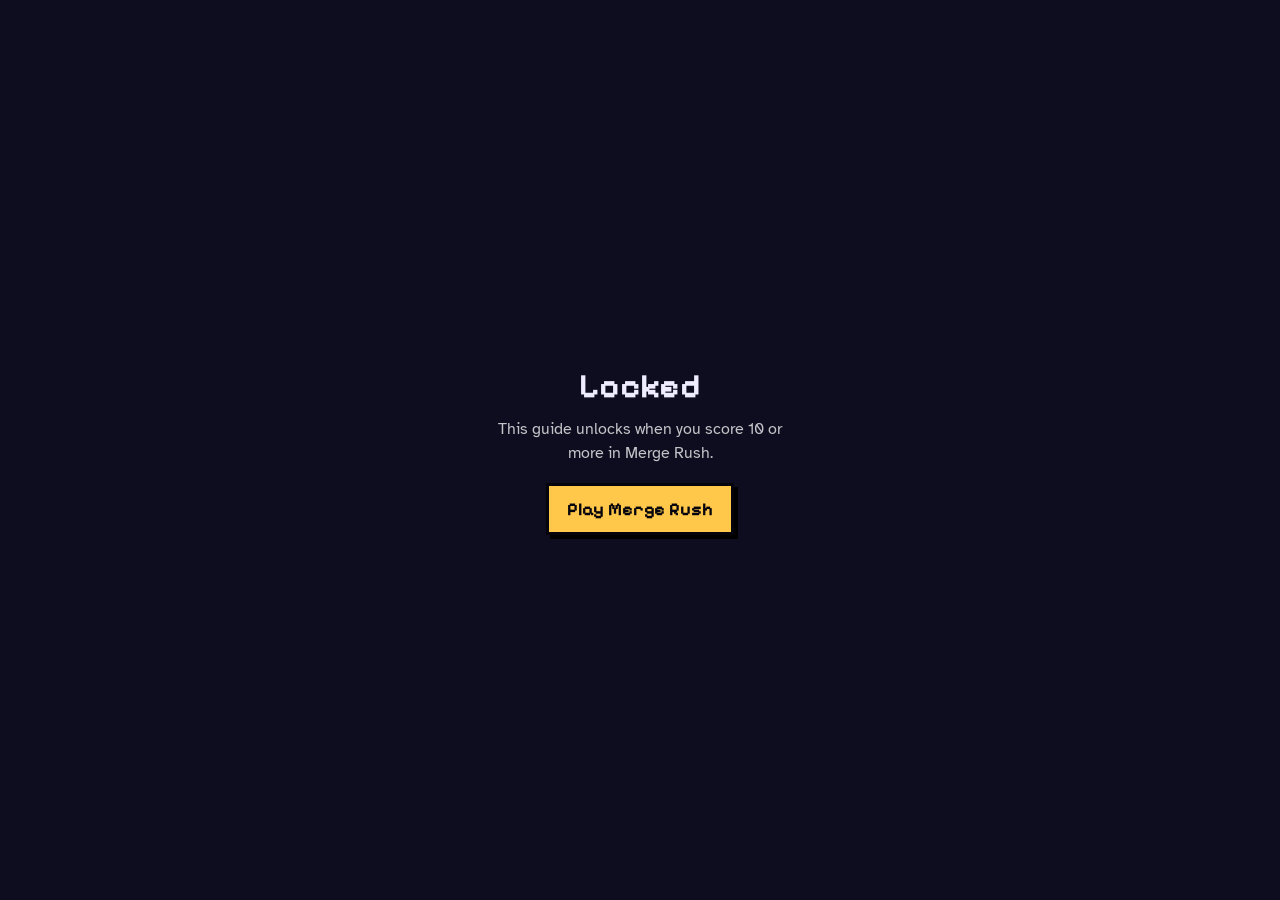
<file: merge-rush/guide/index.html>
<!DOCTYPE html>
<html lang="en">
<head>
<meta charset="utf-8">
<meta name="viewport" content="width=device-width,initial-scale=1,maximum-scale=1,viewport-fit=cover">
<title>Ship It Safe: how AI code review stops bad code before it merges</title>
<meta name="description" content="A 16-page animated guide to AI code review, unlocked in Merge Rush.">
<meta property="og:title" content="Ship It Safe: how AI code review stops bad code before it merges">
<meta property="og:description" content="A 16-page animated guide to AI code review, unlocked in Merge Rush.">
<meta property="og:image" content="https://soumyaswarrup.github.io/merge-rush/guide/img/p01.jpg">
<meta name="theme-color" content="#0e0c1f">
<link rel="preconnect" href="https://fonts.googleapis.com"><link rel="preconnect" href="https://fonts.gstatic.com" crossorigin>
<link href="https://fonts.googleapis.com/css2?family=Pixelify+Sans:wght@500;700&family=Atkinson+Hyperlegible:ital,wght@0,400;0,700;1,400&display=swap" rel="stylesheet">
<style>
:root{--navy:#0e0c1f;--ink:#05040c;--teal:#2fbf71;--amber:#ffc84a;--red:#ff5d6c;--violet:#6f5cff;--paper:#efecff;--paper2:#dcd7ff;--txt:#17142e}
*{box-sizing:border-box;margin:0;padding:0}
html,body{height:100%;height:100dvh;background:var(--navy);color:var(--paper);font-family:"Atkinson Hyperlegible",system-ui,sans-serif;overflow:hidden;-webkit-tap-highlight-color:transparent}
button{font:inherit;color:inherit;background:none;border:0;cursor:pointer}
.px{font-family:"Pixelify Sans",monospace}

/* top bar */
#top{position:fixed;inset:0 0 auto 0;z-index:20;padding:calc(env(safe-area-inset-top) + 10px) 14px 8px;display:flex;align-items:center;gap:12px;background:linear-gradient(var(--navy) 55%,transparent)}
#segs{flex:1;display:flex;gap:3px}
#segs i{flex:1;height:4px;background:#ffffff26;border-radius:1px;overflow:hidden;position:relative}
#segs i.on::after{content:"";position:absolute;inset:0;background:var(--teal)}
#count{font-size:13px;color:#ffffffb0;min-width:44px;text-align:right}
#close{font-size:13px;color:#ffffffb0;padding:6px 2px}

/* pages */
#book{position:fixed;inset:0;perspective:1600px}
.pg{position:absolute;inset:0;display:grid;grid-template-rows:minmax(0,58%) auto;padding:calc(env(safe-area-inset-top) + 34px) 14px calc(env(safe-area-inset-bottom) + 64px);
  visibility:hidden;transform-origin:left center;transition:transform .55s cubic-bezier(.2,.8,.2,1),opacity .45s}
.pg.cur{visibility:visible}
.pg.out-l{visibility:visible;transform:translateX(-30%) rotateY(18deg);opacity:0}
.pg.out-r{visibility:visible;transform:translateX(30%) rotateY(-18deg);opacity:0}
.pg.in-l{transform:translateX(30%) rotateY(-18deg);opacity:0}
.pg.in-r{transform:translateX(-30%) rotateY(18deg);opacity:0}

.art{position:relative;overflow:hidden;border:3px solid var(--ink);box-shadow:5px 5px 0 var(--ink),0 0 0 1px #ffffff14;background:#000;min-height:0}
.art img{position:absolute;inset:0;width:100%;height:100%;object-fit:cover;transform-origin:50% 60%}
.cur .art img{animation:kb 16s ease-out forwards}
@keyframes kb{from{transform:scale(1.02)}to{transform:scale(1.13) translateY(-1.5%)}}
.art::after{content:"";position:absolute;inset:0;pointer-events:none;background:radial-gradient(#00000038 1px,transparent 1.4px) 0 0/5px 5px;mix-blend-mode:multiply;opacity:.55}

/* caption panel */
.cap{position:relative;margin-top:14px;background:var(--paper);color:var(--txt);border:3px solid var(--ink);box-shadow:5px 5px 0 var(--ink);padding:14px 16px 16px;transform:rotate(-.4deg);
  overflow:auto;max-height:100%}
.cap .no{display:inline-block;background:var(--amber);color:var(--ink);border:2px solid var(--ink);font-size:12px;padding:1px 7px;transform:rotate(-2deg)}
.cap h2{font-family:"Pixelify Sans",monospace;font-weight:700;font-size:clamp(21px,5.6vw,30px);line-height:1.08;color:var(--ink);margin:4px 0 8px}
.cap p{font-size:clamp(15px,3.9vw,17px);line-height:1.5}
.cap p+p{margin-top:8px}
.key{display:inline-block;margin-top:12px;background:var(--ink);color:var(--paper);padding:6px 10px 6px;font-size:14.5px;line-height:1.35;box-shadow:3px 3px 0 var(--teal);transform:rotate(-1deg) scale(.6);opacity:0}
.key b{color:var(--teal)}
.cur .key{animation:stamp .5s cubic-bezier(.2,1.6,.4,1) .9s forwards}
@keyframes stamp{to{transform:rotate(-1deg) scale(1);opacity:1}}
.cur .cap h2,.cur .cap p,.cur .cap ol,.cur .cap .quiz{animation:rise .5s ease-out both}
.cur .cap p{animation-delay:.12s}.cur .cap p+p{animation-delay:.22s}
@keyframes rise{from{opacity:0;transform:translateY(8px)}}

/* comic sound-effect bursts */
.sfx{position:absolute;z-index:3;font-family:"Pixelify Sans",monospace;font-weight:700;color:var(--paper);font-size:clamp(26px,8vw,44px);line-height:1;padding:16px 22px;
  background:var(--red);clip-path:polygon(50% 0,61% 22%,85% 8%,78% 34%,100% 42%,80% 58%,94% 84%,66% 74%,54% 100%,42% 76%,14% 92%,22% 64%,0 52%,20% 38%,8% 12%,36% 24%);
  text-shadow:2px 2px 0 var(--ink);transform:scale(0) rotate(-12deg)}
.sfx.teal{background:var(--teal);color:var(--ink);text-shadow:2px 2px 0 #ffffff80}
.sfx.amber{background:var(--amber);color:var(--ink);text-shadow:2px 2px 0 #ffffff80}
.cur .sfx{animation:pop .6s cubic-bezier(.2,1.7,.4,1) 1.3s forwards,wob 2.4s ease-in-out 2s infinite}
@keyframes pop{to{transform:scale(1) rotate(-8deg)}}
@keyframes wob{0%,100%{transform:scale(1) rotate(-8deg)}50%{transform:scale(1.06) rotate(-5deg)}}

/* overlays */
.scan{position:absolute;inset:0;pointer-events:none;background:linear-gradient(transparent 0 46%,#2ec4b633 49%,#2ec4b6aa 50%,transparent 52%);background-size:100% 220%;animation:scan 3.6s linear infinite}
@keyframes scan{from{background-position:0 120%}to{background-position:0 -120%}}
.pulse{position:absolute;inset:0;pointer-events:none;box-shadow:inset 0 0 0 0 #e6394600;animation:pulse 1.1s ease-in-out infinite}
@keyframes pulse{50%{box-shadow:inset 0 0 70px 12px #e63946aa}}
.flick{position:absolute;inset:0;pointer-events:none;background:linear-gradient(115deg,transparent 48%,#ff3b4ad0 49.4%,transparent 50.8%),linear-gradient(62deg,transparent 54%,#ff3b4ab0 55.2%,transparent 56.4%);mix-blend-mode:screen;animation:flick 2.2s steps(1) infinite}
@keyframes flick{0%,40%,100%{opacity:1}42%,46%{opacity:.15}48%{opacity:1}70%{opacity:.4}72%{opacity:1}}
canvas.fx{position:absolute;inset:0;width:100%;height:100%;pointer-events:none}
.chip{position:absolute;z-index:3;left:12px;bottom:12px;background:var(--ink);border:2px solid var(--amber);color:var(--amber);font-family:"Pixelify Sans",monospace;font-size:15px;padding:6px 10px}
.chip b{font-size:22px;color:#fff;display:block}

/* cover */
.cover .art{grid-row:1/3}
.cover .cap{display:none}
.title{position:absolute;z-index:3;inset:7% 7% auto 7%;text-align:left}
.title small{display:inline-block;font-family:"Pixelify Sans",monospace;font-size:13px;color:var(--ink);background:var(--teal);padding:3px 8px;transform:rotate(-2deg)}
.title h1{font-family:"Pixelify Sans",monospace;font-weight:700;font-size:clamp(48px,14vw,84px);line-height:.92;color:var(--paper);margin-top:12px;text-shadow:4px 4px 0 var(--ink),-1px -1px 0 var(--ink)}
.title p{margin-top:12px;font-size:clamp(16px,4.4vw,20px);max-width:22ch;color:#fff;text-shadow:2px 2px 0 var(--ink);line-height:1.35}
.cover .go{position:absolute;z-index:3;left:7%;bottom:7%;background:var(--amber);color:var(--ink);border:3px solid var(--ink);box-shadow:4px 4px 0 var(--ink);font-family:"Pixelify Sans",monospace;font-weight:700;font-size:19px;padding:12px 18px}
.cover .go:active{transform:translate(2px,2px);box-shadow:2px 2px 0 var(--ink)}
.cur .title>*{animation:rise .6s ease-out both}.cur .title h1{animation-delay:.15s}.cur .title p{animation-delay:.35s}

/* steps */
.cap ol{list-style:none;counter-reset:s;margin-top:4px}
.cap li{counter-increment:s;position:relative;padding:5px 0 5px 34px;font-size:clamp(14.5px,3.8vw,16.5px);line-height:1.4;opacity:0;transform:translateX(-8px)}
.cap li::before{content:counter(s);position:absolute;left:0;top:4px;width:24px;height:24px;display:grid;place-items:center;background:var(--ink);color:var(--teal);font-family:"Pixelify Sans",monospace;font-size:14px}
.cap li.hot::before{background:var(--red);color:#fff}
.cur .cap li{animation:li .4s ease-out forwards}
.cur .cap li:nth-child(1){animation-delay:.3s}.cur .cap li:nth-child(2){animation-delay:.8s}.cur .cap li:nth-child(3){animation-delay:1.3s}.cur .cap li:nth-child(4){animation-delay:1.8s}.cur .cap li:nth-child(5){animation-delay:2.3s}
@keyframes li{to{opacity:1;transform:none}}

/* quiz */
.quiz{display:flex;gap:8px;margin-top:10px}
.quiz button{flex:1;border:3px solid var(--ink);background:#fff;padding:10px 0;font-family:"Pixelify Sans",monospace;font-size:17px;box-shadow:3px 3px 0 var(--ink);color:var(--ink)}
.quiz button:active{transform:translate(2px,2px);box-shadow:1px 1px 0 var(--ink)}
.qa{display:none;margin-top:10px;background:var(--ink);color:var(--paper);padding:10px 12px;font-size:15px;line-height:1.45}
.qa.on{display:block;animation:rise .4s ease-out}
.myth{margin-top:10px;font-size:14.5px;line-height:1.45}
.myth b{background:var(--red);color:#fff;padding:0 5px;margin-right:4px;font-family:"Pixelify Sans",monospace;font-weight:500}

/* glossary */
dl.gl{display:grid;grid-template-columns:auto 1fr;gap:6px 10px;margin-top:4px;font-size:clamp(14px,3.7vw,16px);line-height:1.38}
dl.gl dt{font-family:"Pixelify Sans",monospace;font-weight:700;background:var(--ink);color:var(--teal);padding:1px 6px;align-self:start}
.rule{margin-top:12px;border:3px dashed var(--ink);padding:8px 10px;font-family:"Pixelify Sans",monospace;font-size:18px;text-align:center}

/* back page */
.back .cap{text-align:left}
.btns{display:grid;grid-template-columns:1fr 1fr;gap:8px;margin-top:12px}
.btns a,.btns button{display:block;text-align:center;text-decoration:none;border:3px solid var(--ink);box-shadow:3px 3px 0 var(--ink);padding:10px 6px;font-family:"Pixelify Sans",monospace;font-weight:700;font-size:16px;color:var(--ink);background:#fff}
.btns .li{grid-column:1/-1;background:#0a66c2;color:#fff}
.btns .pdf{background:var(--amber)}
.brand{display:inline-block;font-family:"Pixelify Sans",monospace;font-weight:700;font-size:15px;background:var(--teal);color:var(--ink);padding:2px 8px;margin-left:6px;transform:rotate(1.5deg)}
.pg.tight{grid-template-rows:minmax(0,40%) auto}

/* nav */
#nav{position:fixed;z-index:20;inset:auto 0 0 0;padding:8px 14px calc(env(safe-area-inset-bottom) + 12px);display:flex;justify-content:space-between;align-items:center;background:linear-gradient(transparent,var(--navy) 45%)}
#nav button{font-family:"Pixelify Sans",monospace;font-size:16px;padding:9px 14px;border:2px solid #ffffff40;color:#fff}
#nav #next{background:var(--teal);color:var(--ink);border-color:var(--teal);font-weight:700}
#nav button:disabled{opacity:.25}
#hint{font-size:12px;color:#ffffff80}

/* lock */
#lock{display:none;position:fixed;inset:0;z-index:50;background:var(--navy);place-items:center;text-align:center;padding:24px}
.is-locked #lock{display:grid}
#lock h1{font-family:"Pixelify Sans",monospace;font-size:34px;margin-bottom:10px}
#lock p{max-width:30ch;margin:0 auto 18px;line-height:1.5;color:#ffffffc0}
#lock a{display:inline-block;background:var(--amber);color:var(--ink);border:3px solid var(--ink);box-shadow:4px 4px 0 #000;padding:12px 18px;font-family:"Pixelify Sans",monospace;font-weight:700;font-size:18px;text-decoration:none}

#toast{position:fixed;z-index:60;left:50%;bottom:90px;transform:translateX(-50%);background:var(--ink);border:2px solid var(--teal);padding:10px 14px;font-size:14px;opacity:0;transition:opacity .3s;pointer-events:none}
#toast.on{opacity:1}

/* wide screens: art left, text right */
@media (min-width:860px) and (min-aspect-ratio:4/3){
  .pg{grid-template-rows:1fr;grid-template-columns:minmax(0,auto) minmax(340px,440px);justify-content:center;gap:34px;padding:70px 40px 90px}
  .art{aspect-ratio:3/4;height:100%;width:auto}
  .cap{margin-top:0;align-self:center;max-height:100%}
  .cover{grid-template-columns:minmax(0,auto)}
  .cover .art{grid-row:auto}
  .pg.tight{grid-template-rows:1fr}
}

/* interactive layer */
.tapme{position:absolute;z-index:4;right:10px;bottom:10px;background:var(--amber);color:var(--ink);border:2px solid var(--ink);font-family:"Pixelify Sans",monospace;font-weight:700;font-size:14px;padding:6px 10px 6px 30px;box-shadow:3px 3px 0 var(--ink)}
.tapme::before{content:"";position:absolute;left:9px;top:50%;width:12px;height:12px;margin-top:-6px;border-radius:50%;background:var(--ink);box-shadow:0 0 0 0 #06101a80;animation:ring 1.4s infinite}
@keyframes ring{70%{box-shadow:0 0 0 9px #06101a00}}
.done .tapme{display:none}
.art.ia{cursor:pointer}
.lbl{position:absolute;z-index:3;transform:translate(-50%,-50%) scale(0);font-family:"Pixelify Sans",monospace;font-weight:700;font-size:13px;padding:3px 7px;border:2px solid var(--ink);background:#fff;color:var(--ink);box-shadow:2px 2px 0 var(--ink);white-space:nowrap;transition:transform .35s cubic-bezier(.2,1.7,.4,1)}
.lbl.bad{background:var(--red);color:#fff}.lbl.ok{background:var(--teal)}
.lbl.on{transform:translate(-50%,-50%) scale(1)}
.flash{position:absolute;inset:0;z-index:2;background:#fff;opacity:0;pointer-events:none}
.flash.go{animation:fl .5s ease-out}
@keyframes fl{0%{opacity:.95}100%{opacity:0}}
.redwash{position:absolute;inset:0;z-index:2;pointer-events:none;background:#e6394600}
.redwash.go{animation:rw 1.6s ease-in-out 2}
@keyframes rw{50%{background:#e6394670}}
.term{position:absolute;z-index:3;left:8px;right:8px;bottom:8px;background:#04090ee8;border:2px solid var(--teal);color:#7ff5d8;font:13px/1.45 ui-monospace,Menlo,Consolas,monospace;padding:8px 10px;min-height:88px;display:none;white-space:pre-wrap}
.term.on{display:block}
.term b{color:var(--red);font-weight:700}
.noise{position:absolute;inset:0;z-index:2;pointer-events:none;display:none}
.noise i{position:absolute;width:0;height:0;border-left:7px solid transparent;border-right:7px solid transparent;border-bottom:12px solid var(--amber);animation:blink .7s steps(1) infinite}
.noise.on{display:block}
@keyframes blink{50%{opacity:.15}}
.tog{display:flex;margin-top:10px;border:3px solid var(--ink);box-shadow:3px 3px 0 var(--ink)}
.tog button{flex:1;padding:9px 4px;font-family:"Pixelify Sans",monospace;font-weight:700;font-size:15px;color:var(--ink);background:#fff}
.tog button.on{background:var(--ink);color:var(--teal)}
.act{margin-top:10px;width:100%;border:3px solid var(--ink);background:var(--teal);color:var(--ink);box-shadow:3px 3px 0 var(--ink);padding:10px;font-family:"Pixelify Sans",monospace;font-weight:700;font-size:16px}
.act:active,.tapme:active{transform:translate(2px,2px);box-shadow:1px 1px 0 var(--ink)}
.msg{margin-top:8px;font-weight:700;color:var(--red);min-height:1.2em;font-size:15px}
.art img.spin{transition:transform .9s cubic-bezier(.6,-0.3,.3,1.3)}
.shake{animation:shk .35s}
@keyframes shk{25%{transform:translateX(-5px)}75%{transform:translateX(5px)}}
.cap li.lit{background:#2ec4b62e;outline:2px solid var(--teal)}
.sfx.tap{animation:none!important;transform:scale(0) rotate(-12deg)}
.sfx.tap.go{animation:pop .5s cubic-bezier(.2,1.7,.4,1) forwards!important}
.sumbox{display:flex;gap:10px;align-items:center;margin-top:12px;background:#fff;border:3px solid var(--ink);box-shadow:3px 3px 0 var(--ink);padding:10px}
.sumbox img{height:38px;width:auto}
.trace{display:block;margin-top:12px;text-align:center;text-decoration:none;background:var(--red);color:#fff;border:3px solid var(--ink);box-shadow:3px 3px 0 var(--ink);padding:11px 8px;font-family:"Pixelify Sans",monospace;font-weight:700;font-size:17px}
.endlogo{display:block;margin:16px auto 4px;background:#fff;border:3px solid var(--ink);padding:10px 18px;width:max-content;box-shadow:3px 3px 0 var(--ink)}
.endlogo img{display:block;height:74px;width:auto}
@media (max-height:700px){.pg{grid-template-rows:minmax(0,40%) auto}.pg.tight{grid-template-rows:minmax(0,30%) auto}.pg.back{grid-template-rows:minmax(0,18%) auto}.cap{padding:10px 12px 12px}.cap h2{font-size:20px;margin:2px 0 6px}.cap p{font-size:14.5px;line-height:1.42}}
.pg.back{grid-template-rows:minmax(0,26%) auto}
pre.code{margin-top:10px;background:#0b0a18;border:3px solid var(--ink);box-shadow:3px 3px 0 var(--violet);padding:8px 0;overflow-x:auto;font:12.5px/1.6 ui-monospace,Menlo,Consolas,monospace;color:#d9d4ff}
pre.code span{display:block;padding:1px 10px 1px 14px;white-space:pre-wrap;word-break:break-all;text-indent:-4px;cursor:pointer;border-left:4px solid transparent}
pre.code span.no-tap{cursor:default}
pre.code span.hit{background:#ff5d6c33;border-left-color:var(--red);color:#fff}
pre.code span.miss{animation:shk .3s}
pre.code span.add{background:#2fbf7126;border-left-color:var(--teal)}
pre.code span.del{background:#ff5d6c26;border-left-color:var(--red);text-decoration:line-through;opacity:.8}
pre.code .k{color:#ffc84a}
.merge{margin-top:10px;width:100%;border:3px solid var(--ink);box-shadow:3px 3px 0 var(--ink);padding:11px;font-family:"Pixelify Sans",monospace;font-weight:700;font-size:16px;color:#fff;background:var(--red)}
.merge.ok{background:var(--teal);color:var(--ink)}
.unlockc{display:block;margin-top:12px;text-align:center;text-decoration:none;background:var(--violet);color:#fff;border:3px solid var(--ink);box-shadow:3px 3px 0 var(--ink);padding:12px 8px;font-family:"Pixelify Sans",monospace;font-weight:700;font-size:18px}
.endlogo.ca{display:flex;align-items:center;gap:10px;font-family:"Pixelify Sans",monospace;font-weight:700;font-size:24px;color:var(--ink)}
.endlogo.ca img{height:46px}

/* phones: the text card always fits, the picture takes whatever space is left */
html,body,button,a,.art,.cap{touch-action:manipulation}
button,a{-webkit-user-select:none;user-select:none}
@media (max-width:859px),(max-aspect-ratio:4/3){
  .pg,.pg.tight,.pg.back{grid-template-rows:minmax(96px,1fr) auto}
  .cap{max-height:calc(100dvh - 96px - 108px - env(safe-area-inset-top) - env(safe-area-inset-bottom));margin-top:10px}
  .cover .art{grid-row:1/3}
}
@media (prefers-reduced-motion:reduce){*{animation:none!important;transition:none!important}.key,.sfx,.cap li{opacity:1!important;transform:none!important}}
:focus-visible{outline:3px solid var(--amber);outline-offset:2px}
</style>
</head>
<body>
<div id="lock"><div><h1>Locked</h1><p>This guide unlocks when you score 10 or more in Merge Rush.</p><a href="../">Play Merge Rush</a></div></div>

<div id="top"><div id="segs" aria-hidden="true"></div><span id="count" class="px">1 / 16</span></div>
<main id="book" aria-live="polite"></main>
<nav id="nav"><button id="prev" aria-label="Previous page">Back</button><span id="hint">Swipe or tap the arrows</span><button id="next" aria-label="Next page">Next</button></nav>
<div id="toast"></div>

<script>
(function(){
const get=k=>{try{const v=localStorage.getItem("ca1_"+k);return v==null?null:JSON.parse(v)}catch(e){return null}};
const UNLOCK=10,qs=new URLSearchParams(location.search),s=parseInt(qs.get("s")||"0",10)||0,best=Math.max(get("best")||0,s);
if(best<UNLOCK&&!qs.has("preview")){document.body.classList.add("is-locked");return}
const rank=v=>v>=30?"Merge Master":v>=18?"Staff Engineer":v>=10?"Senior Dev":v>=5?"Junior Dev":"Intern";
const setL=(k,v)=>{try{localStorage.setItem("ca1_"+k,JSON.stringify(v))}catch(e){}};
const shown=s||best;

const P=[
{cover:1,fx:"dots"},
{h:"Code ships faster than ever.",
 p:["Teams push changes many times a day, and AI assistants now write a big share of new code.",
    "More code, shipped more often, means more chances for a mistake to slip into production."],
 k:"Speed without checks is <b>a gamble</b>.",fx:"counter"},
{h:"Review is the new bottleneck.",
 p:["Every change waits for a human reviewer. Reviewers are busy, pull requests pile up, and tired eyes start to skim instead of read.",
    "Small problems get waved through."],
 k:"Rushed reviews let <b>risky code merge</b>."},
{h:"Meet the AI reviewer.",
 p:["AI code review checks every pull request the moment it opens. It reads the change, flags bugs and security problems, and explains them in plain words.",
    "All before a human even looks."],
 k:"A second pair of eyes on <b>every change</b>.",fx:"scan"},
{h:"Leaked secrets.",
 p:["Passwords, API keys and tokens often get pasted into code \"just for now\". Once pushed, anyone who can see the code can use them."],
 snip:{q:"Tap the line that leaks a secret.",hit:1,ok:"Found it. That key should live in a secrets vault, not in the code.",lines:['const db = connect(process.env.DB_URL);','const pay = new PayClient("sk_live_EXAMPLE_9f2c71");','logger.info("checkout ready");','export default app;']},
 k:"Secrets belong in a vault, <b>not in code</b>."},
{h:"Vulnerable code.",
 p:["Some bugs are open doors. In SQL injection, user input goes straight into a database query, so an attacker can run their own commands."],
 snip:{q:"Tap the dangerous line.",hit:2,ok:"Right. Raw user input inside a query. The fix is a parameterised query.",lines:['app.get("/user", async (req, res) => {','  const id = req.query.id;','  const rows = await db.query("SELECT * FROM users WHERE id=" + id);','  res.json(rows);','});']},
 k:"One bad line can <b>open the whole database</b>.",fx:"flick"},
{h:"Risky dependencies.",
 p:["Modern apps are built mostly from open-source packages, and those packages pull in more packages.",
    "A known flaw three levels deep is still your flaw. Software composition analysis (SCA) finds it and names the version that fixes it."],
 snip:{q:"Tap the vulnerable package.",hit:3,ok:"That one has a known vulnerability. Upgrading to 1.4.2 fixes it.",lines:['your-app','  ├─ web-router 4.2.0','  ├─ http-client 2.1.3','  │   └─ url-parse-lite 1.3.0','  └─ date-tools 3.0.1']},
 k:"You ship <b>everything you import</b>."},
{h:"Cloud setup mistakes.",
 p:["Infrastructure is written as code too. One wrong setting, like a storage bucket left public, can expose every file in it.",
    "Infrastructure-as-code (IaC) scanning catches it before it's deployed."],
 bucket:1,k:"A config file can be <b>a security hole</b>.",fx:"pulse"},
{h:"Messy code is risky code.",
 p:["Duplicate code, dead code and huge tangled functions make bugs easy to hide and hard to fix.",
    "AI review flags them and suggests cleaner versions, so the code stays easy to change."],
 k:"Clean code is <b>safer code</b>."},
{h:"Quality gates.",
 p:["A quality gate is a rule a pull request must pass before it can merge: no critical vulnerabilities, no leaked secrets, tests passing.",
    "If it fails, the merge button stays locked until it's fixed."],
 gate:1,k:"Bad code <b>can't sneak in</b>."},
{h:"Fixes, not just flags.",
 p:["Finding a problem is half the job. Good AI review also suggests the fix, often as a one-click change the developer can accept right in the pull request."],
 diff:1,k:"Less nagging, <b>more fixing</b>.",sfx:["PATCHED!","",50,10]},
{h:"Catch it early, pay less.",
 p:["A bug caught while the code is being written costs minutes to fix.",
    "The same bug found in production can mean outages, emergency patches and breach clean-up. The earlier the check, the cheaper the fix."],
 k:"Move checks <b>into the pull request</b>."},
{h:"A pull request, reviewed.",
 steps:["A developer opens a pull request.","AI review scans it for secrets, vulnerable code, risky packages and cloud misconfigurations.","It comments on the exact lines, with a suggested fix.","The developer accepts the fix and the checks run again.","Quality gate passes. Merge."],
 k:"Every change checked, <b>every time</b>.",sfx:["MERGED!","teal",52,62]},
{h:"Safe to merge?",quiz:1},
{h:"Your cheat sheet.",gloss:1},
{back:1}
];


// ---------- interactive bits, keyed by page number ----------
const mk=(p,t,c,h)=>{const e=el(t,c,h);p.append(e);return e};
const tapHint=(art,txt)=>{art.classList.add("ia");mk(art,"button","tapme",txt||"Tap the picture")};
const burst=(art,txt,cls,x,y)=>{const b=mk(art,"div","sfx tap "+(cls||""),txt);b.style.left=x+"%";b.style.top=y+"%";return()=>{b.classList.remove("go");void b.offsetWidth;b.classList.add("go")}};
const IA={
 3:(art,pg)=>{},
 4:(art,pg)=>{tapHint(art,"Run the scanner");const pop=burst(art,"SCANNED!","teal",50,12);[[30,64,"PASS","ok"],[52,58,"FIX","bad"],[74,64,"PASS","ok"]].forEach(([x,y,t,c],k)=>{const l=mk(art,"div","lbl "+c,t);l.style.left=x+"%";l.style.top=y+"%";l.style.transitionDelay=(k*.15)+"s"});
   art.addEventListener("click",()=>{pg.classList.add("done");pop();art.querySelectorAll(".lbl").forEach(l=>l.classList.add("on"));buzz()})},
 5:(art,pg)=>{const pop=burst(art,"LEAKED!","",58,10);pg._pop=pop},
 6:(art,pg)=>{const pop=burst(art,"CRACK!","",10,12);pg._pop=pop},
 7:(art,pg)=>{const pop=burst(art,"FOUND IT!","amber",54,70);pg._pop=pop},
 9:(art,pg)=>{tapHint(art,"Spot the mess");[[18,26,"Duplicate"],[30,52,"Dead code"],[16,76,"Too complex"],[76,50,"Clean"]].forEach(([x,y,t],k)=>{const l=mk(art,"div","lbl "+(t==="Clean"?"ok":"bad"),t);l.style.left=x+"%";l.style.top=y+"%";l.style.transitionDelay=(k*.15)+"s"});
   art.addEventListener("click",()=>{pg.classList.add("done");art.querySelectorAll(".lbl").forEach(l=>l.classList.add("on"))})},
 10:(art,pg)=>{const pop=burst(art,"BLOCKED!","",54,12);pg._pop=pop},
 12:(art,pg)=>{tapHint(art,"Watch it grow");const pop=burst(art,"$$$!","",50,8);art.addEventListener("click",()=>{pg.classList.add("done");const im=art.querySelector("img");im.animate([{transform:"scale(1.05)"},{transform:"scale(1.6) translateY(18%)"},{transform:"scale(1.05)"}],{duration:2600,easing:"ease-in-out"});setTimeout(pop,900)})},
 16:(art,pg)=>{}
};
function type(t,lines){t.classList.add("on");t.innerHTML="";let li=0,ci=0,buf="";clearInterval(t._i);
  t._i=setInterval(()=>{if(li>=lines.length){clearInterval(t._i);return}const L=lines[li];
    if(L.startsWith("<b>")||L.includes("<b>")){buf+=L+"\n";li++;t.innerHTML=buf;return}
    ci++;t.innerHTML=buf+L.slice(0,ci)+"▌";if(ci>=L.length){buf+=L+"\n";li++;ci=0}},28)}
function buzz(p){try{navigator.vibrate&&navigator.vibrate(p||30)}catch(e){}}
const book=document.getElementById("book"),segs=document.getElementById("segs");
const el=(t,c,h)=>{const e=document.createElement(t);if(c)e.className=c;if(h!=null)e.innerHTML=h;return e};
P.forEach((d,i)=>{
  segs.append(el("i"));
  const pg=el("section","pg"+(d.cover?" cover":"")+(d.back?" back":"")+(d.quiz||d.gloss||d.back||d.steps?" tight":""));pg.setAttribute("aria-label","Page "+(i+1));
  const art=el("div","art"),img=new Image();img.alt="";img.decoding="async";img.dataset.src="img/p"+String(i+1).padStart(2,"0")+".jpg";art.append(img);
  if(d.fx==="scan")art.append(el("div","scan"));
  if(d.fx==="pulse")art.append(el("div","pulse"));
  if(d.fx==="flick")art.append(el("div","flick"));
  if(d.fx==="dots"){const c=el("canvas","fx");art.append(c)}
  if(d.fx==="counter")art.append(el("div","chip","Lines shipped today<b class='ctr'>0</b>"));
  if(d.sfx){const b=el("div","sfx "+d.sfx[1],d.sfx[0]);b.style.left=d.sfx[2]+"%";b.style.top=d.sfx[3]+"%";art.append(b)}
  if(IA[i+1])IA[i+1](art,pg);
  pg.append(art);
  if(d.cover){
    art.append(el("div","title",`<small>A Merge Rush field guide</small><h1>Ship It Safe</h1><p>How AI code review stops bad code before it merges.</p>`));
    const go=el("button","go","Start reading");go.onclick=()=>goTo(1);art.append(go);
  }else{
    const cap=el("div","cap");cap.append(el("span","no px","Page "+(i+1)));
    if(!d.back)cap.append(el("h2","",d.h));
    (d.p||[]).forEach(t=>cap.append(el("p","",t)));
    if(d.steps){const ol=el("ol");d.steps.forEach((t,j)=>ol.append(el("li",j===4?"hot":"",t)));cap.append(ol)}
    if(d.snip){const sn=d.snip;cap.append(el("p","msg2",sn.q));const pre=el("pre","code");sn.lines.forEach((t,j)=>{const sp=el("span","",t.replace(/&/g,"&amp;").replace(/</g,"&lt;"));sp.onclick=()=>{if(pg.classList.contains("done"))return;if(j===sn.hit){sp.classList.add("hit");pg.classList.add("done");m.textContent=sn.ok;m.style.color="#17713f";pg._pop&&pg._pop();buzz([40,30,40]);log("book_tap","p"+(i+1)+" found")}else{sp.classList.remove("miss");void sp.offsetWidth;sp.classList.add("miss");m.textContent="Not that one. Look again."}};pre.append(sp)});const m=el("p","msg","");cap.append(pre,m)}
    if(d.bucket){const tg=el("div","tog",`<button data-v="0" class="on">Bucket: public</button><button data-v="1">Bucket: private</button>`);const m=el("p","msg","Anyone on the internet can read these files.");tg.onclick=e=>{const v=e.target.dataset.v;if(v==null)return;tg.querySelectorAll("button").forEach(x=>x.classList.toggle("on",x===e.target));const pl=pg.querySelector(".pulse");if(pl)pl.style.display=v==="1"?"none":"";m.textContent=v==="1"?"Locked down. IaC scanning would have flagged the public setting before deploy.":"Anyone on the internet can read these files.";m.style.color=v==="1"?"#17713f":"";if(v==="1")buzz()};cap.append(tg,m)}
    if(d.gate){const b=el("button","merge","Merge blocked: 1 critical issue");let st=0;b.onclick=()=>{if(st===0){st=1;b.textContent="Apply suggested fix";b.style.background="var(--amber)";b.style.color="var(--ink)";pg._pop&&pg._pop()}else if(st===1){st=2;b.textContent="Checks passed. Merged!";b.className="merge ok";b.style.background="";b.style.color="";buzz([40,30,40])}};cap.append(b)}
    if(d.diff){const pre=el("pre","code");const L=[['  const id = req.query.id;',''],['  const rows = await db.query("SELECT * FROM users WHERE id=" + id);','del'],['  const rows = await db.query("SELECT * FROM users WHERE id = ?", [id]);','add hide']];L.forEach(([t,c])=>{const sp=el("span",c+" no-tap",t.replace(/</g,"&lt;"));if(c.includes("hide"))sp.style.display="none";pre.append(sp)});pre.querySelectorAll(".del").forEach(x=>x.classList.remove("del"));
      const b=el("button","act","Accept the suggested fix");b.onclick=()=>{const sp=pre.querySelectorAll("span");sp[1].classList.add("del");sp[2].style.display="";b.textContent="Fix applied";b.disabled=true;const s=pg.querySelector(".sfx");if(s){s.style.animation="none";void s.offsetWidth;s.style.animation=""}buzz()};cap.append(pre,b)}
    if(d.quiz){
      cap.append(el("p","","A new pull request is waiting. Merge it, or block it?"));
      cap.append(el("pre","code",'<span class="no-tap">+ adds /checkout payment endpoint</span><span class="no-tap">+ adds 2 new packages</span><span class="no-tap">+ storage: <span class="k">acl = "public-read"</span></span><span class="no-tap">✓ all tests passing</span>'));
      const q=el("div","quiz");[["Merge","m"],["Block","b"]].forEach(([x,v])=>{const b=el("button","",x);b.onclick=()=>{qa.innerHTML=v==="b"?"<b>Correct. Block it.</b> The tests pass, but the storage bucket is public. A quality gate would stop this merge and point to the exact line.":"<b>Careful!</b> The tests pass, but the storage bucket is public, so every file in it is exposed. This one should be blocked.";qa.classList.add("on");log("book_quiz",x)};q.append(b)});cap.append(q);
      const qa=el("div","qa","");cap.append(qa);
      cap.append(el("p","myth","<b>MYTH</b> Passing tests means it's secure. Tests check that code works, not that it's safe."));
      cap.append(el("p","myth","<b>MYTH</b> AI review replaces human reviewers. It handles the routine checks so people can focus on design and logic."));
    }
    if(d.gloss){
      cap.append(el("dl","gl",`<dt>SAST</dt><dd>Scans your own source code for security flaws like injection.</dd><dt>SCA</dt><dd>Checks the open-source packages you use for known vulnerabilities.</dd><dt>Secrets</dt><dd>Finds passwords, keys and tokens left in code.</dd><dt>IaC</dt><dd>Checks cloud setup files for risky settings.</dd><dt>Gate</dt><dd>A rule a pull request must pass before it can merge.</dd>`));
      cap.append(el("div","rule","The golden rule: every change gets checked, every time."));
    }
    if(d.back){
      cap.append(el("h2","","Ship fast. Ship safe."));
      cap.append(el("p","","<b>CodeAnt AI</b> reviews, secures and tests code from pull request to production: AI code review with security scanning for secrets, vulnerable code, risky dependencies and cloud misconfigurations."));
      const tr=el("a","trace","Explore CodeAnt AI");tr.href="https://www.codeant.ai/";tr.target="_blank";tr.rel="noopener";tr.onclick=()=>log("codeant_click","guide");cap.append(tr);
      const uc=el("a","unlockc","Unlock Checkmate #1");uc.href="../comic/"+(s?"?s="+s:"");uc.onclick=()=>{setL("guide_done",1);log("guide_done","comic")};cap.append(uc);
      cap.append(el("div","btns",`<button class="li" id="shareLi">Share on LinkedIn</button><a href="../">Play again</a>`));
      cap.append(el("div","endlogo ca",`<img src="img/codeant-logo.png" alt="">CodeAnt AI`));
    }
    if(i+1===3){const b=el("button","act","Review one pull request"),m=el("p","msg","");let c=0;b.onclick=()=>{c++;const more=2+Math.floor(Math.random()*4);m.textContent=`You reviewed ${c}. ${more} more just opened.`;buzz()};cap.append(b,m)}
    if(i+1===13){const b=el("button","act","Run the review");b.onclick=()=>{const L=[...cap.querySelectorAll("li")];L.forEach(x=>x.classList.remove("lit"));L.forEach((x,k)=>setTimeout(()=>{L.forEach(y=>y.classList.remove("lit"));x.classList.add("lit");if(k===L.length-1){const s=pg.querySelector(".sfx");if(s){s.style.animation="none";void s.offsetWidth;s.style.animation=""}buzz([60,40,60])}},k*900));log("book_tap","p13 run")};cap.append(b)}
    if(d.k)cap.append(el("div","key","Key idea: "+d.k));
    pg.append(cap);
  }
  book.append(pg);
});

const pgs=[...book.children],N=pgs.length,cnt=document.getElementById("count"),prev=document.getElementById("prev"),next=document.getElementById("next");
let cur=-1,dotsRAF=0,ctrT=0;
function load(i){const im=pgs[i]&&pgs[i].querySelector("img");if(im&&!im.src)im.src=im.dataset.src}
function goTo(i,instant){
  if(i<0||i>=N||i===cur)return;const dir=i>cur?1:-1,old=pgs[cur];
  if(old){old.classList.remove("cur");old.classList.add(dir>0?"out-l":"out-r");setTimeout(()=>old.classList.remove("out-l","out-r"),560)}
  const p=pgs[i];p.classList.add(dir>0?"in-l":"in-r");void p.offsetWidth;p.classList.add("cur");requestAnimationFrame(()=>p.classList.remove("in-l","in-r"));
  // restart animations on the page
  p.querySelectorAll(".art img,.key,.sfx,.cap li,.cap h2,.cap p").forEach(e=>{e.style.animation="none";void e.offsetWidth;e.style.animation=""});
  cur=i;[i,i+1,i+2].forEach(load);
  [...segs.children].forEach((s,j)=>s.classList.toggle("on",j<=i));
  cnt.textContent=(i+1)+" / "+N;prev.disabled=i===0;next.textContent=i===N-1?"Comic":"Next";
  const cap=p.querySelector(".cap");if(cap)cap.scrollTop=0;
  fx(p);if(i+1>seen){seen=i+1}
  if(i===N-1){setL("guide_done",1);log("guide_done","")}
  try{history.replaceState(null,"","#p"+(i+1))}catch(e){}
}
function fx(p){
  cancelAnimationFrame(dotsRAF);clearInterval(ctrT);
  const c=p.querySelector("canvas.fx");if(c&&!matchMedia("(prefers-reduced-motion: reduce)").matches){
    const r=c.getBoundingClientRect(),dpr=Math.min(2,devicePixelRatio||1);c.width=r.width*dpr;c.height=r.height*dpr;const x=c.getContext("2d");
    const D=[...Array(46)].map(()=>({x:Math.random(),y:Math.random(),v:.0006+Math.random()*.0016,s:1+Math.random()*2.4,c:Math.random()<.18?"#e63946":Math.random()<.5?"#2ec4b6":"#f4a259",t:Math.random()*6}));
    const loop=()=>{x.clearRect(0,0,c.width,c.height);D.forEach(d=>{d.y-=d.v;d.t+=.04;if(d.y<-.02){d.y=1.02;d.x=Math.random()}x.globalAlpha=.45+.45*Math.sin(d.t);x.fillStyle=d.c;const z=d.s*dpr*1.6;x.fillRect(Math.round(d.x*c.width),Math.round(d.y*c.height),z,z)});dotsRAF=requestAnimationFrame(loop)};loop()}
  const k=p.querySelector(".ctr");if(k){let n=0;k.textContent="0";ctrT=setInterval(()=>{n+=Math.ceil(Math.random()*97);k.textContent=n.toLocaleString("en-IN");if(n>9000)clearInterval(ctrT)},60)}
}
prev.onclick=()=>goTo(cur-1);
next.onclick=()=>{if(cur===N-1){setL("guide_done",1);location.href="../comic/"+(s?"?s="+s:"")}else goTo(cur+1)};
addEventListener("keydown",e=>{if(e.key==="ArrowRight")goTo(cur+1);if(e.key==="ArrowLeft")goTo(cur-1)});
let sx=null,sy=0;
book.addEventListener("touchstart",e=>{sx=e.touches[0].clientX;sy=e.touches[0].clientY},{passive:true});
book.addEventListener("touchend",e=>{if(sx==null)return;const dx=e.changedTouches[0].clientX-sx,dy=e.changedTouches[0].clientY-sy;sx=null;if(Math.abs(dx)>50&&Math.abs(dx)>Math.abs(dy)*1.3)goTo(cur+(dx<0?1:-1))},{passive:true});

// analytics (anonymous device id shared with the game)
const DEV=get("device");
const log=(kind,detail)=>{if(!DEV)return;fetch("https://juemnyijhvqlpxrvsibg.supabase.co/rest/v1/rpc/log_event",{method:"POST",keepalive:true,
  headers:{"Content-Type":"application/json",apikey:"sb_publishable_LDopq-erBLDteakwk08pOQ_qKnIafQI"},body:JSON.stringify({p_device:DEV,p_kind:kind,p_detail:detail||null})}).catch(()=>{})};
let seen=0,sent=0;
log("comic_open","guide "+(s?("score "+s):""));
setInterval(()=>{if(seen>sent&&(seen-sent>=4||seen===N)){sent=seen;log("comic_page","guide page "+seen)}},3000);
addEventListener("pagehide",()=>{if(seen>sent){sent=seen;log("comic_page","guide page "+seen)}});

const toast=t=>{const e=document.getElementById("toast");e.textContent=t;e.classList.add("on");setTimeout(()=>e.classList.remove("on"),2600)};

document.getElementById("shareLi").onclick=async()=>{
  log("share_card","linkedin book score "+shown);
  const link="https://soumyaswarrup.github.io/merge-rush/";
  let text=null;try{text=sessionStorage.getItem("ca_caption")}catch(e){}
  if(!text)text=`I scored ${shown} in Merge Rush (rank: ${rank(shown)}) and learned how AI code review stops bad code before it merges. Can you beat my score? ${link} #CodeReview #AppSec #CodeAntAI`;
  try{await navigator.clipboard.writeText(text)}catch(e){}
  let blob=null;try{const d=sessionStorage.getItem("ca_card");if(d)blob=await (await fetch(d)).blob()}catch(e){}
  const touch=matchMedia("(pointer:coarse)").matches;
  const file=blob?new File([blob],"merge-rush-score.jpg",{type:"image/jpeg"}):null;
  if(touch&&file&&navigator.canShare&&navigator.canShare({files:[file]})){try{await navigator.share({files:[file],text});return}catch(e){if(e&&e.name==="AbortError")return}}
  if(blob){const u=URL.createObjectURL(blob),a=document.createElement("a");a.href=u;a.download="merge-rush-score.jpg";document.body.append(a);a.click();setTimeout(()=>{a.remove();URL.revokeObjectURL(u)},4000);toast("Card downloaded. Attach it to your post")}
  window.open("https://www.linkedin.com/feed/?shareActive=true&text="+encodeURIComponent(text),"_blank","noopener");
};


// after any tap, keep the newest feedback in view
document.addEventListener("click",()=>setTimeout(()=>{const c=document.querySelector(".pg.cur .cap");if(!c)return;
  const t=[...c.querySelectorAll(".msg,.qa.on,.merge,pre.code .hit,.cap li.lit")].filter(e=>e.offsetParent&&e.textContent.trim()).pop();
  if(t){const r=t.getBoundingClientRect(),cr=c.getBoundingClientRect();if(r.bottom>cr.bottom-4)c.scrollBy({top:r.bottom-cr.bottom+16,behavior:"smooth"});else if(r.top<cr.top)c.scrollBy({top:r.top-cr.top-12,behavior:"smooth"})}},90));
// no pinch zoom (double-tap zoom is off via touch-action)
document.addEventListener("gesturestart",e=>e.preventDefault());
const start=Math.min(N,Math.max(1,parseInt((location.hash.match(/p(\d+)/)||[])[1]||"1",10)))-1;
goTo(start);
})();
</script>
</body>
</html>
</file>
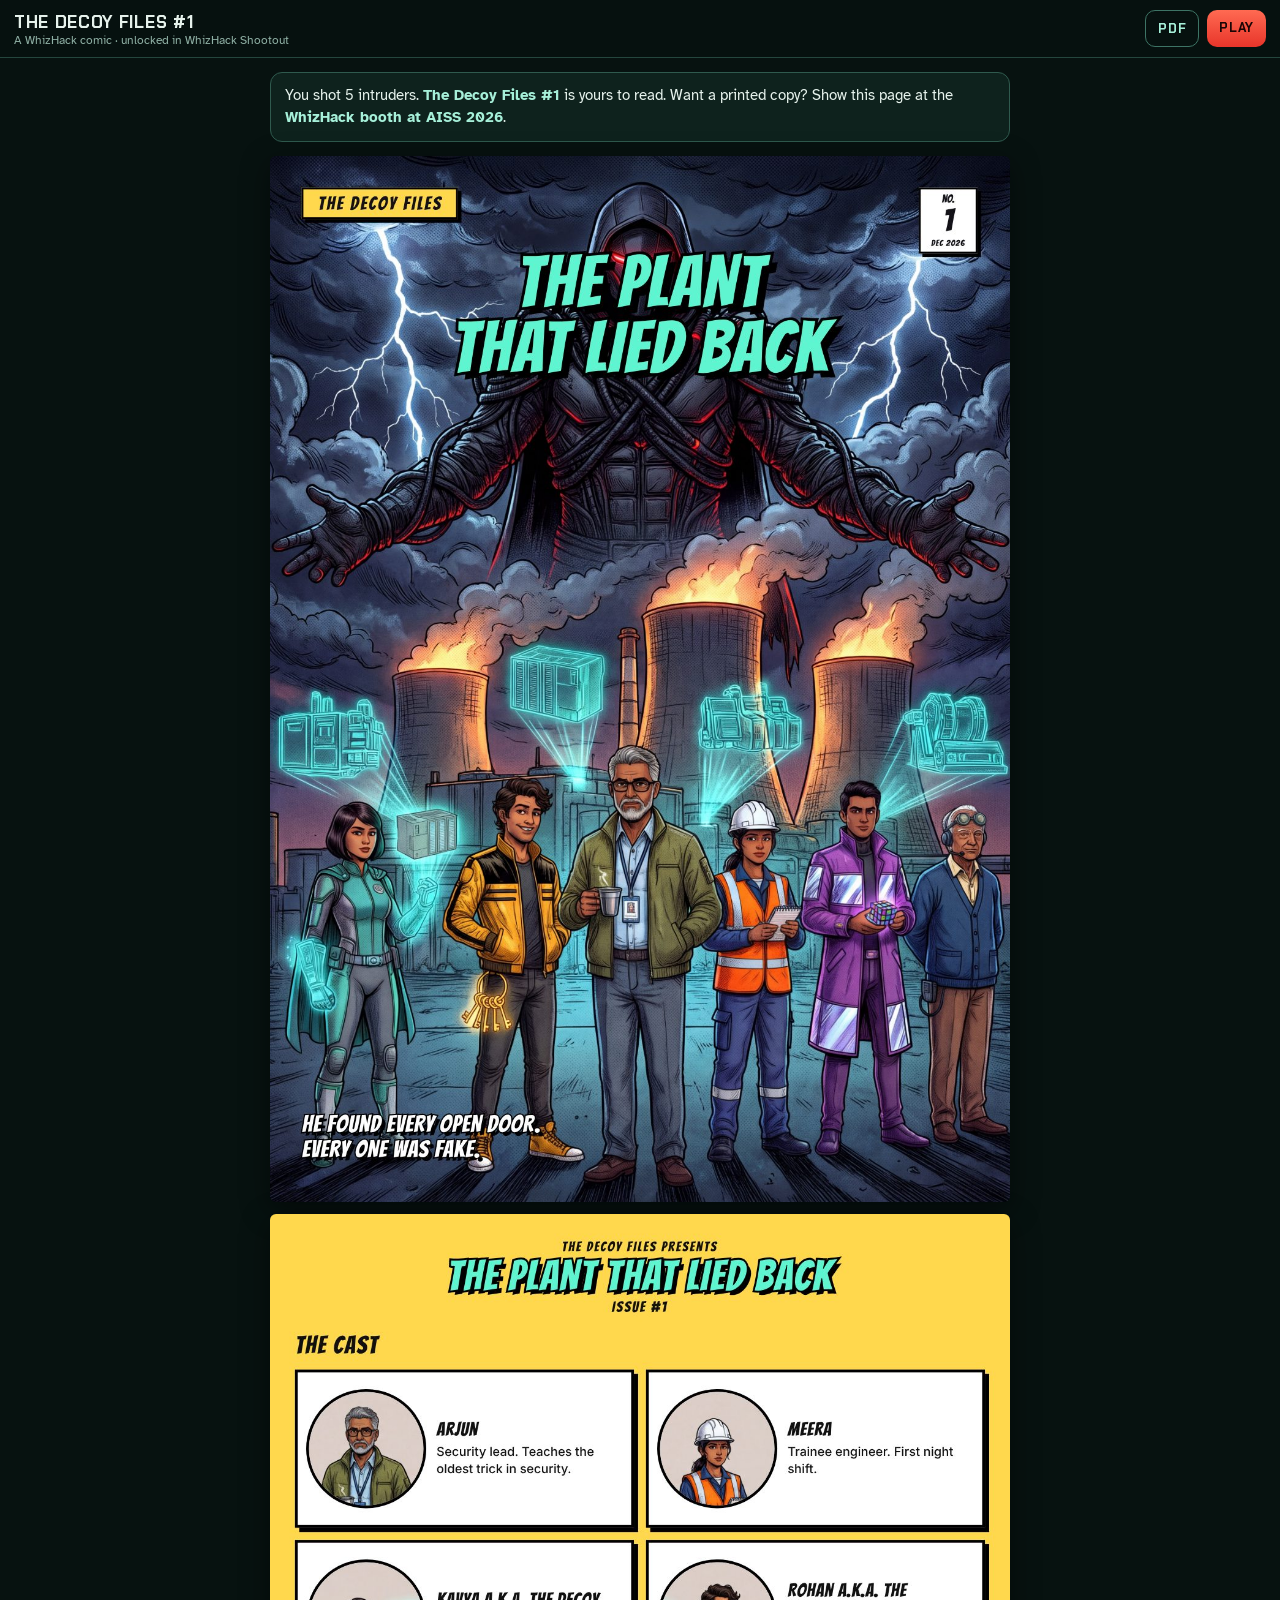
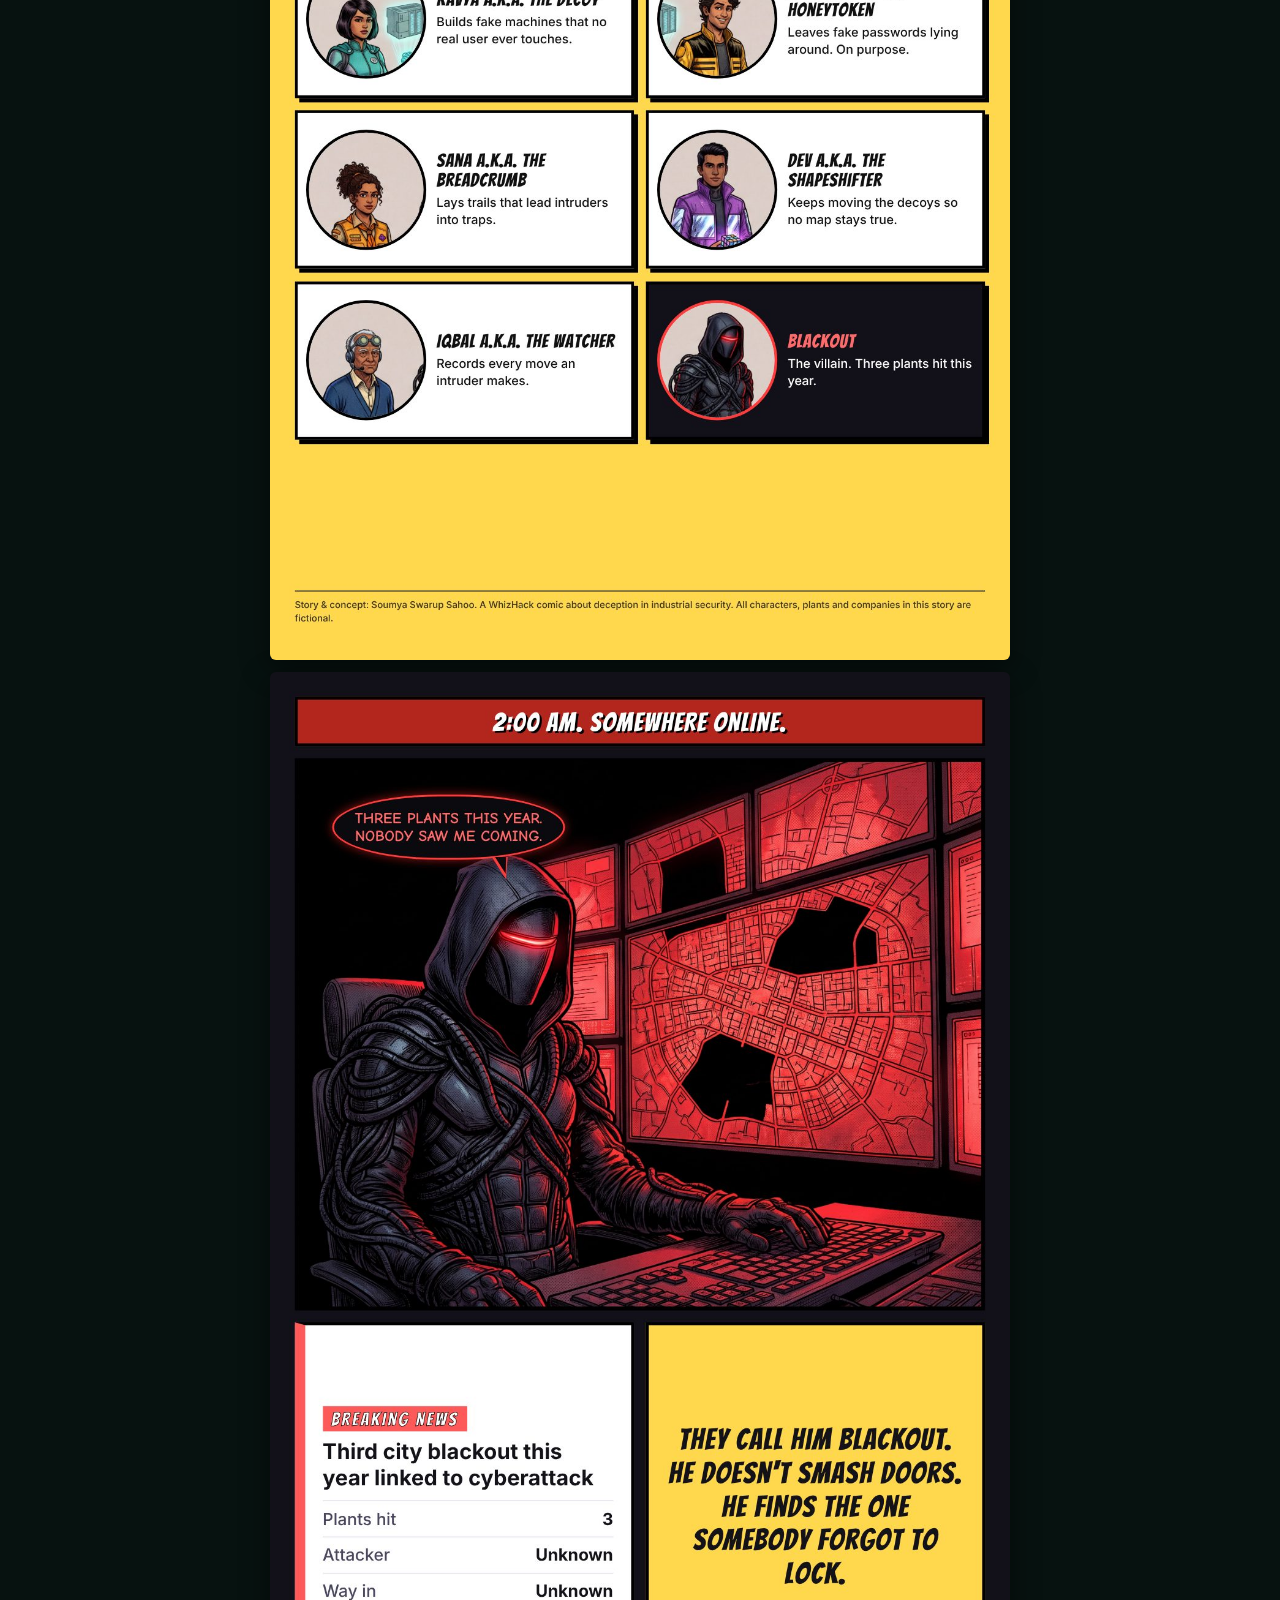
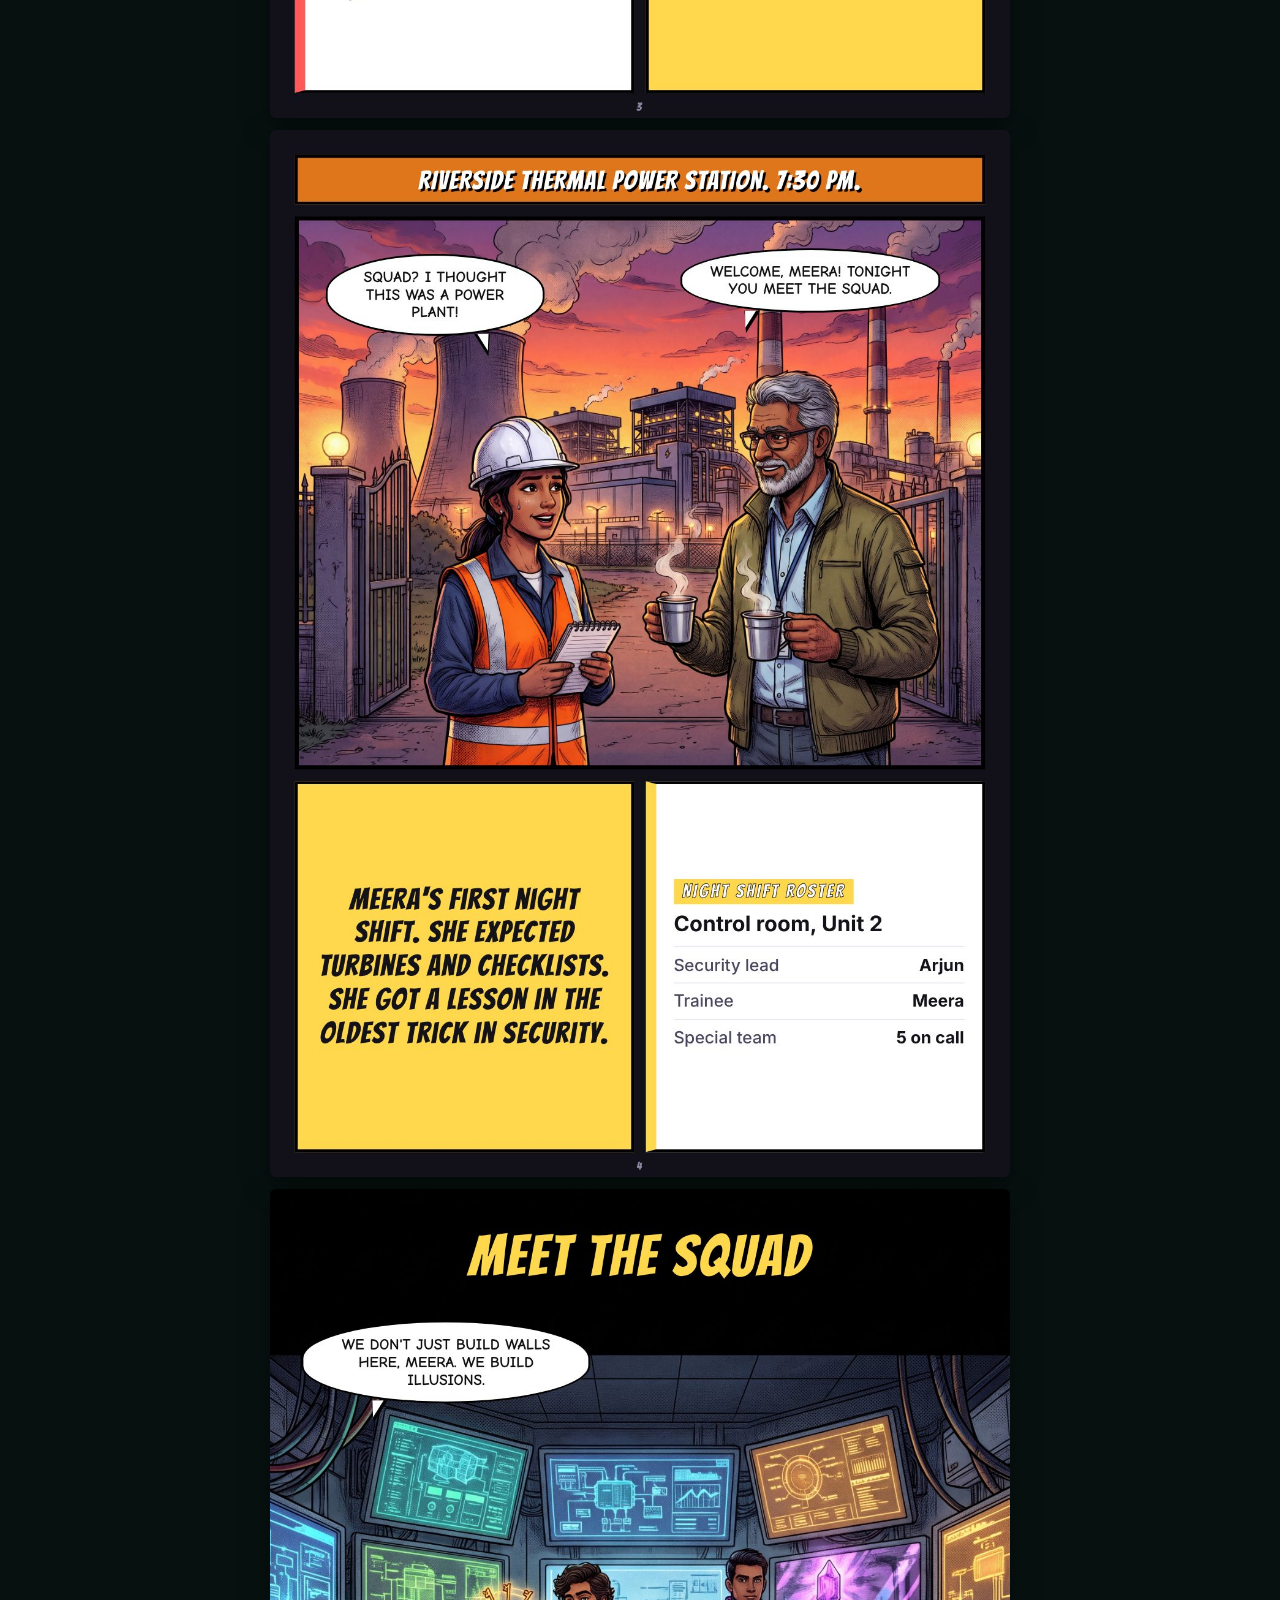
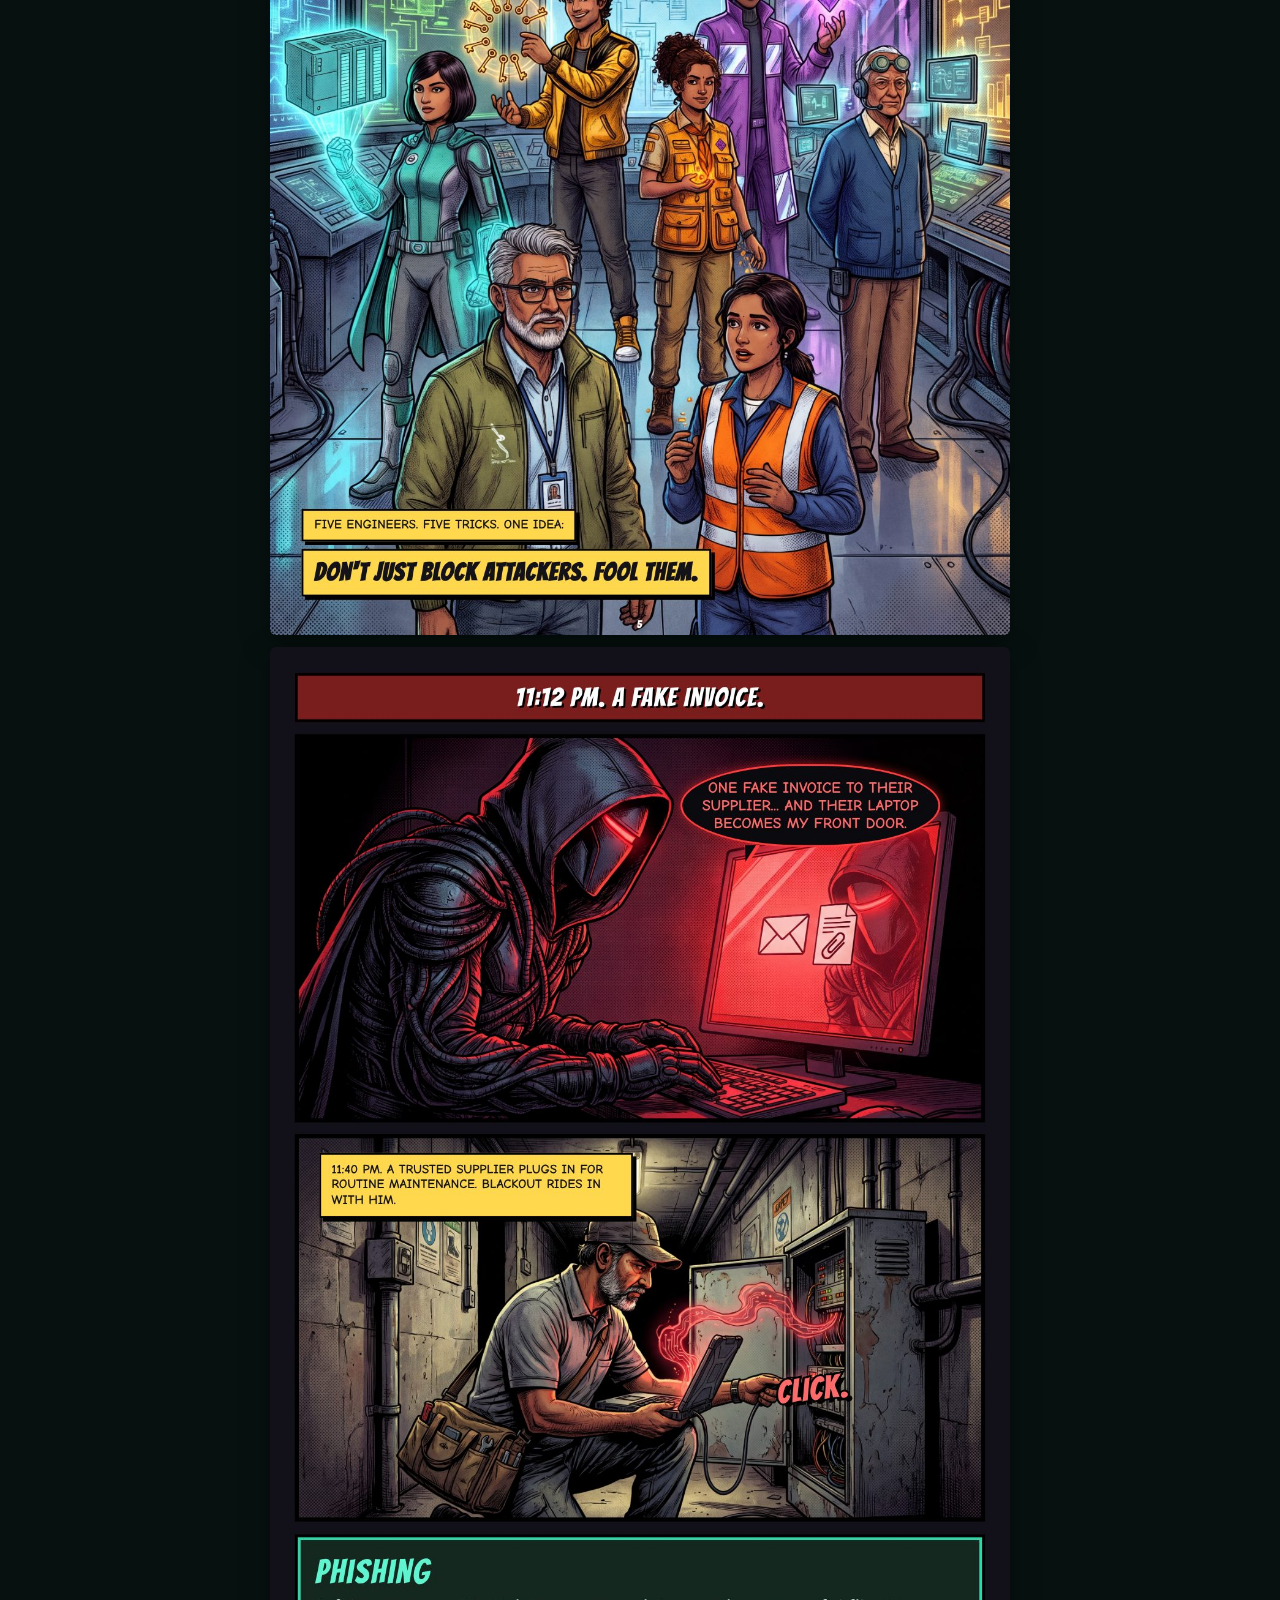
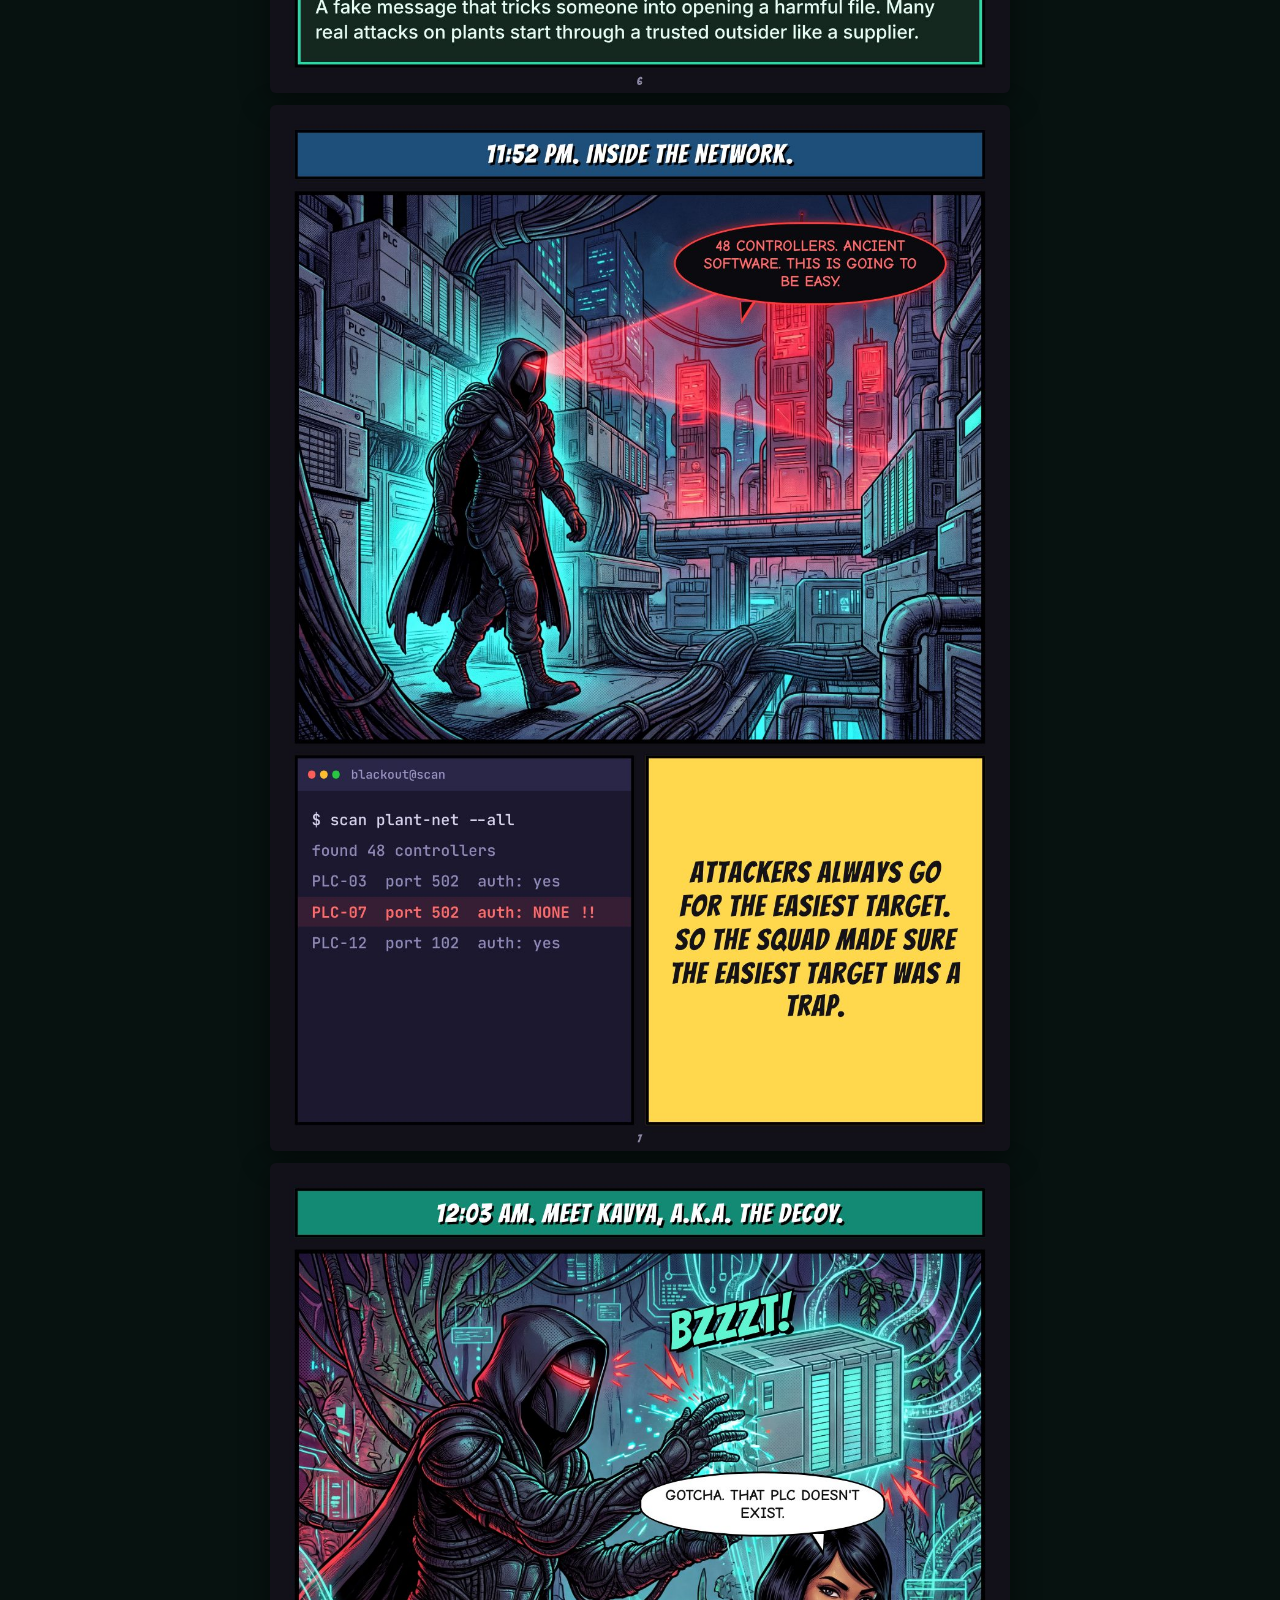
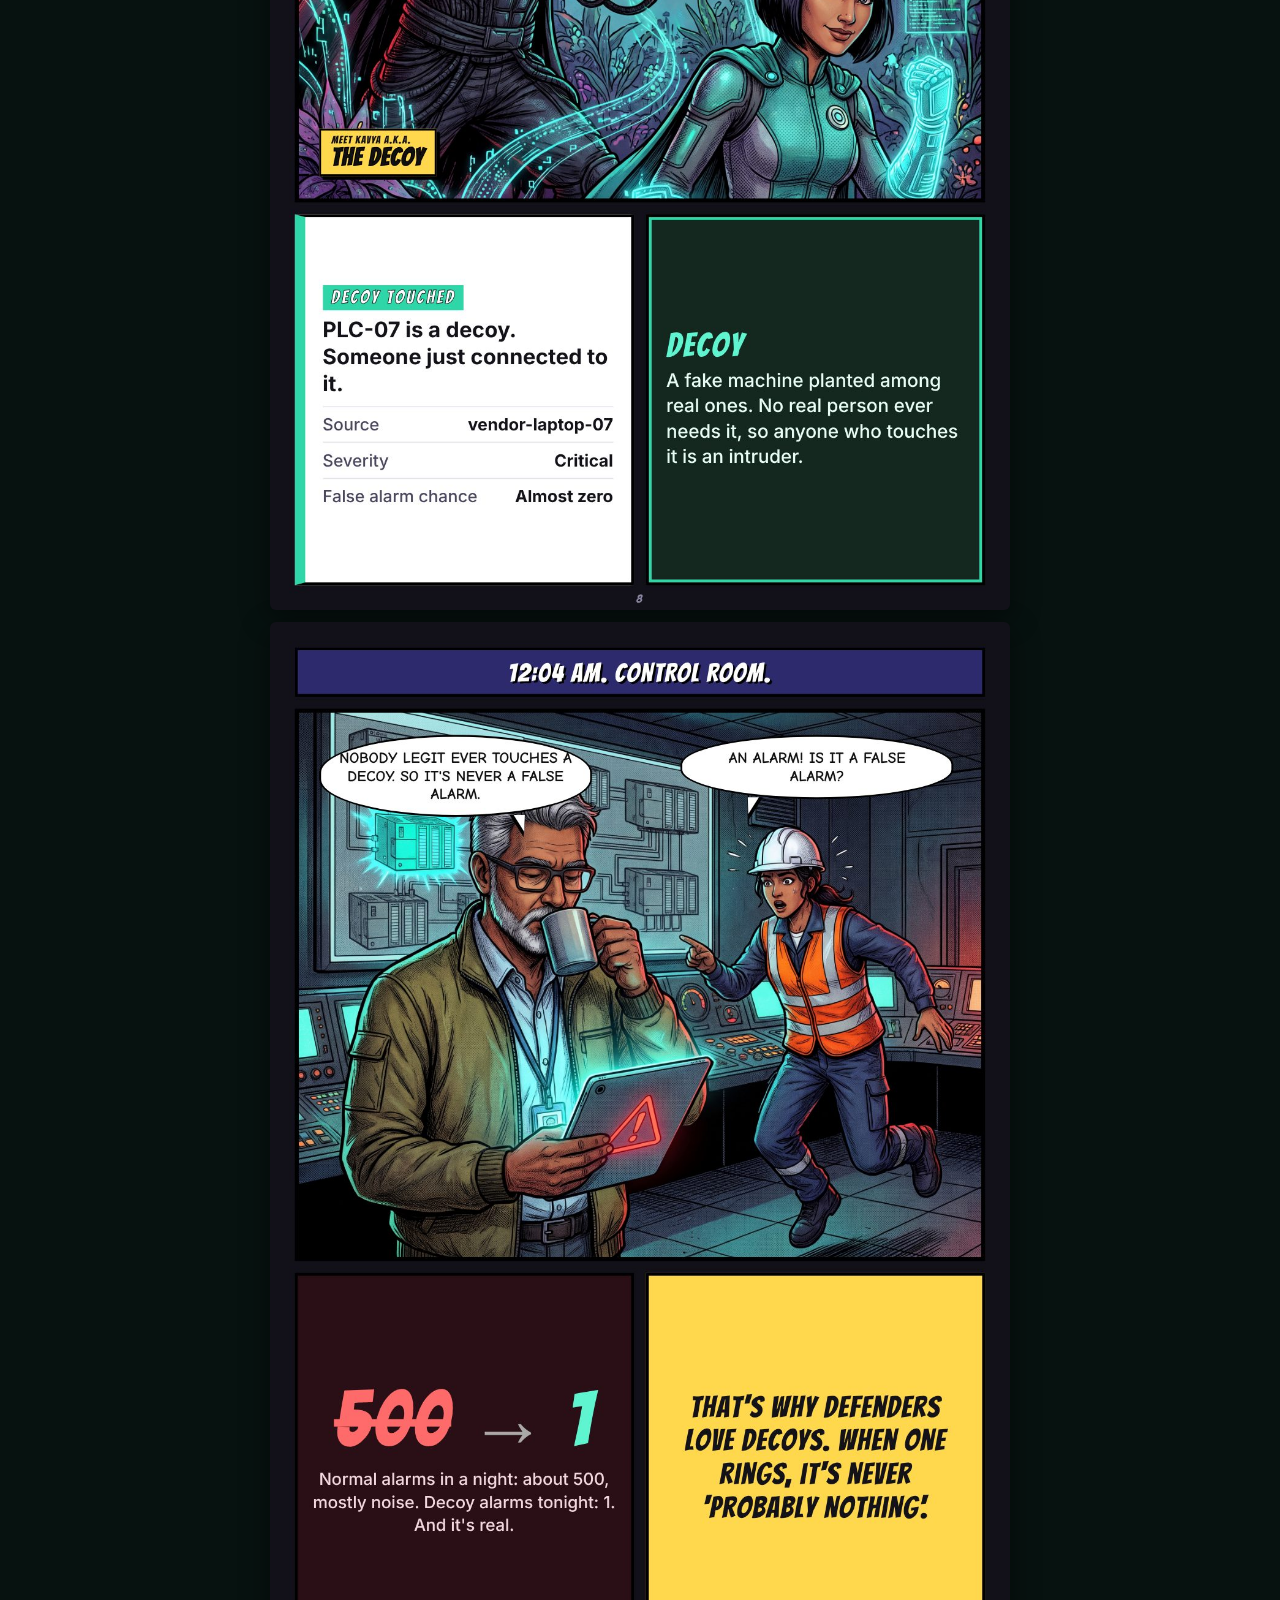
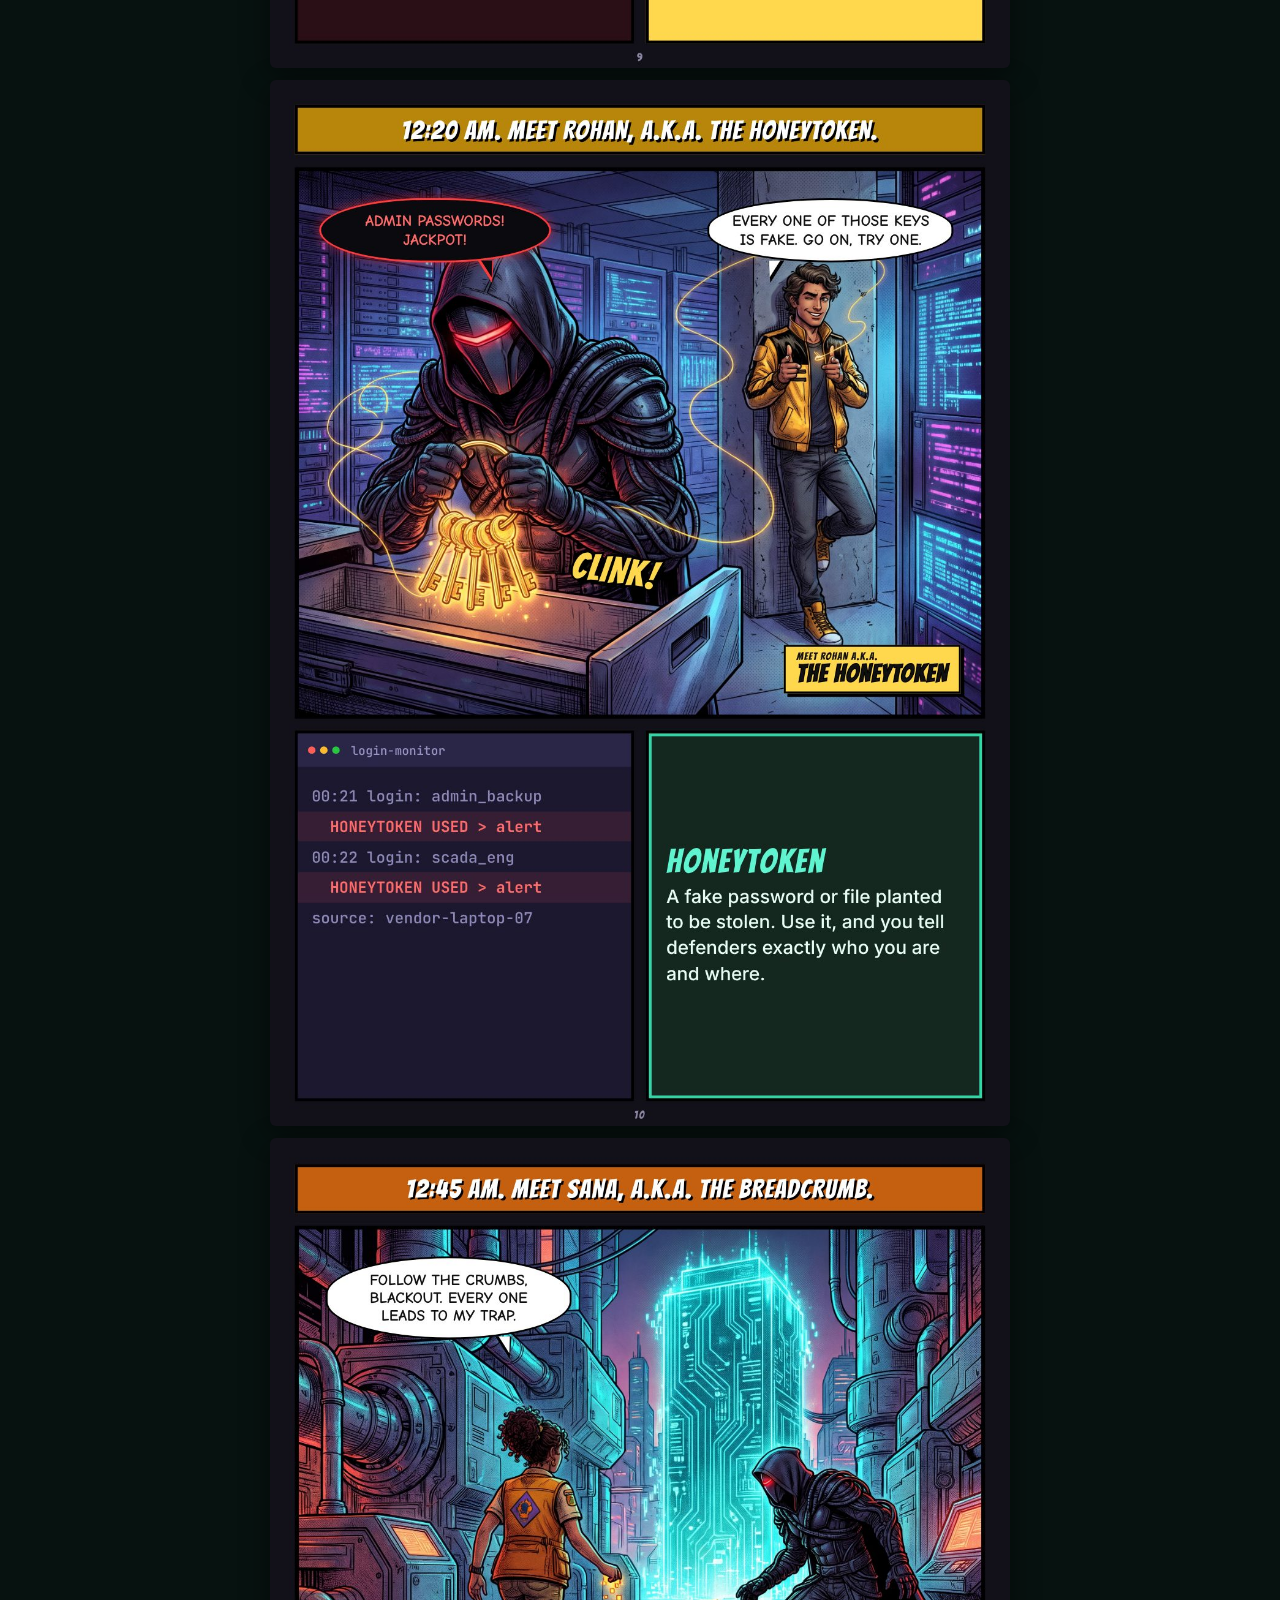
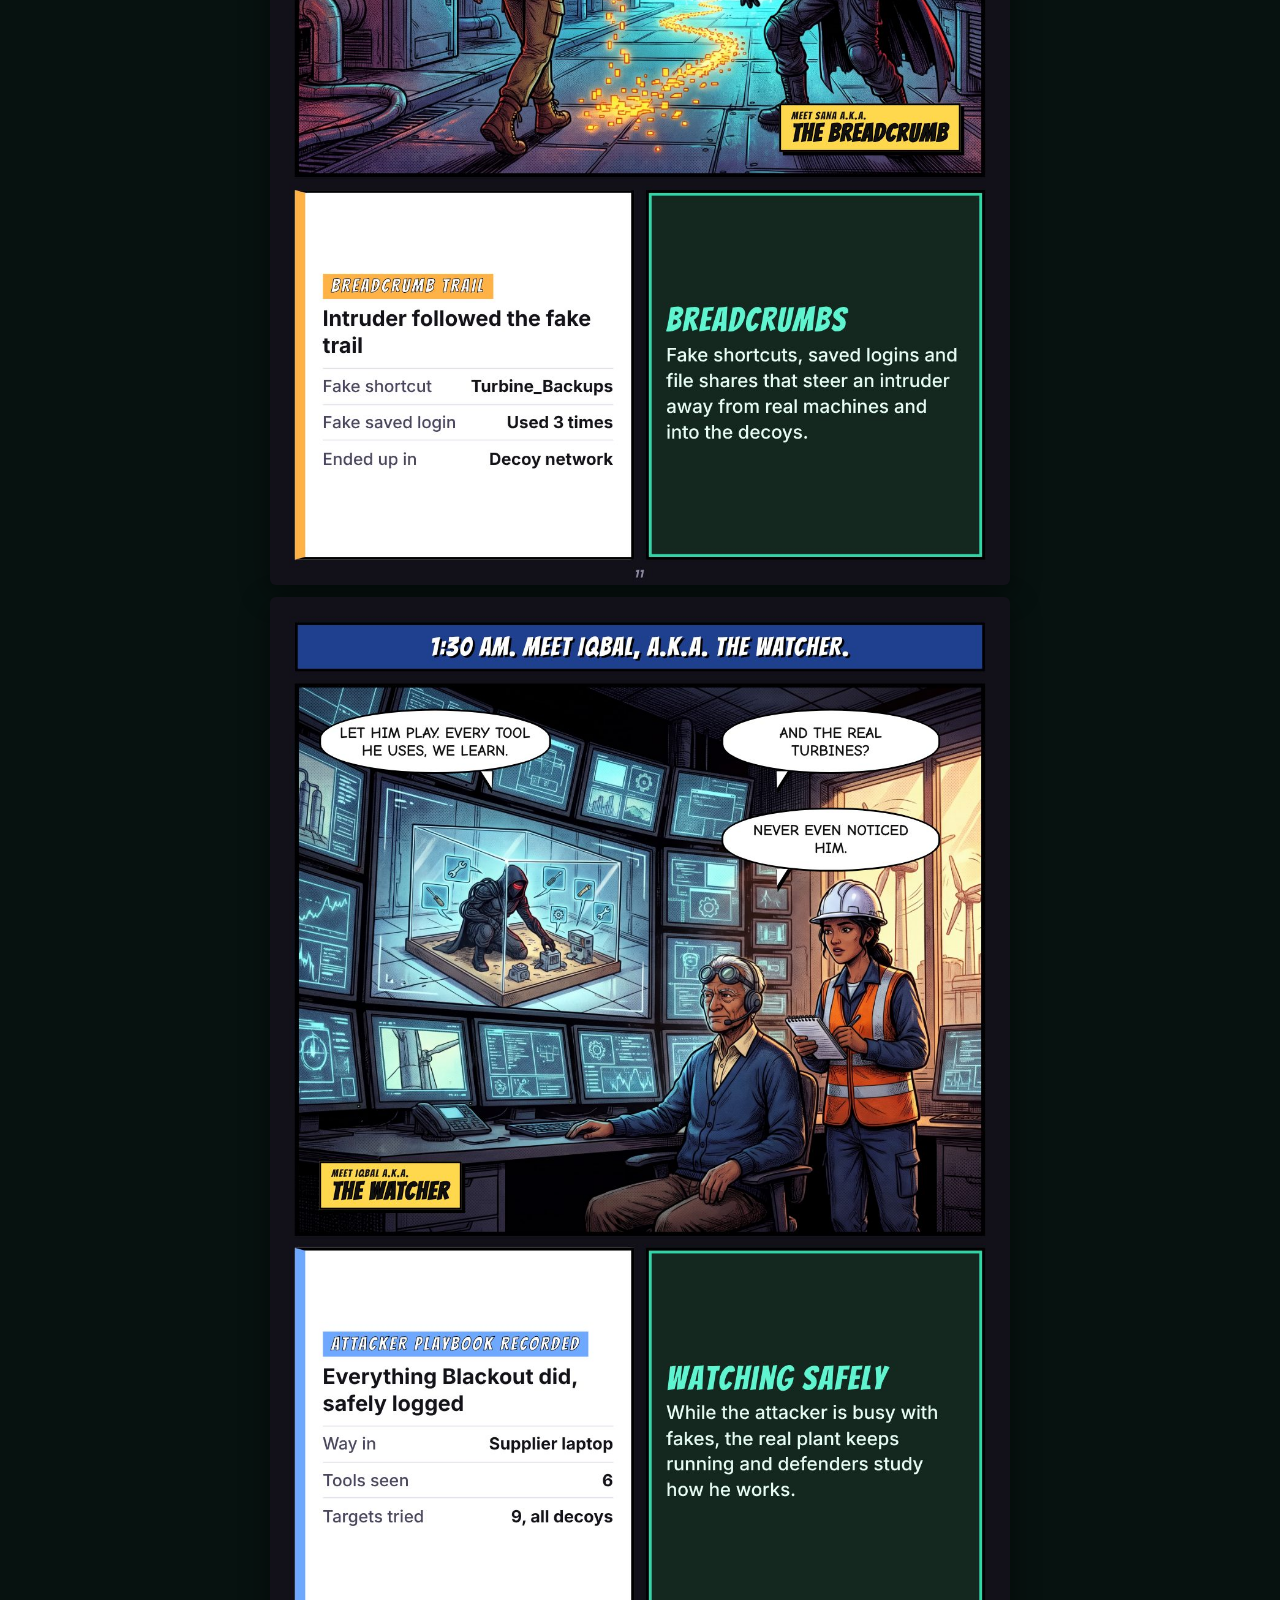
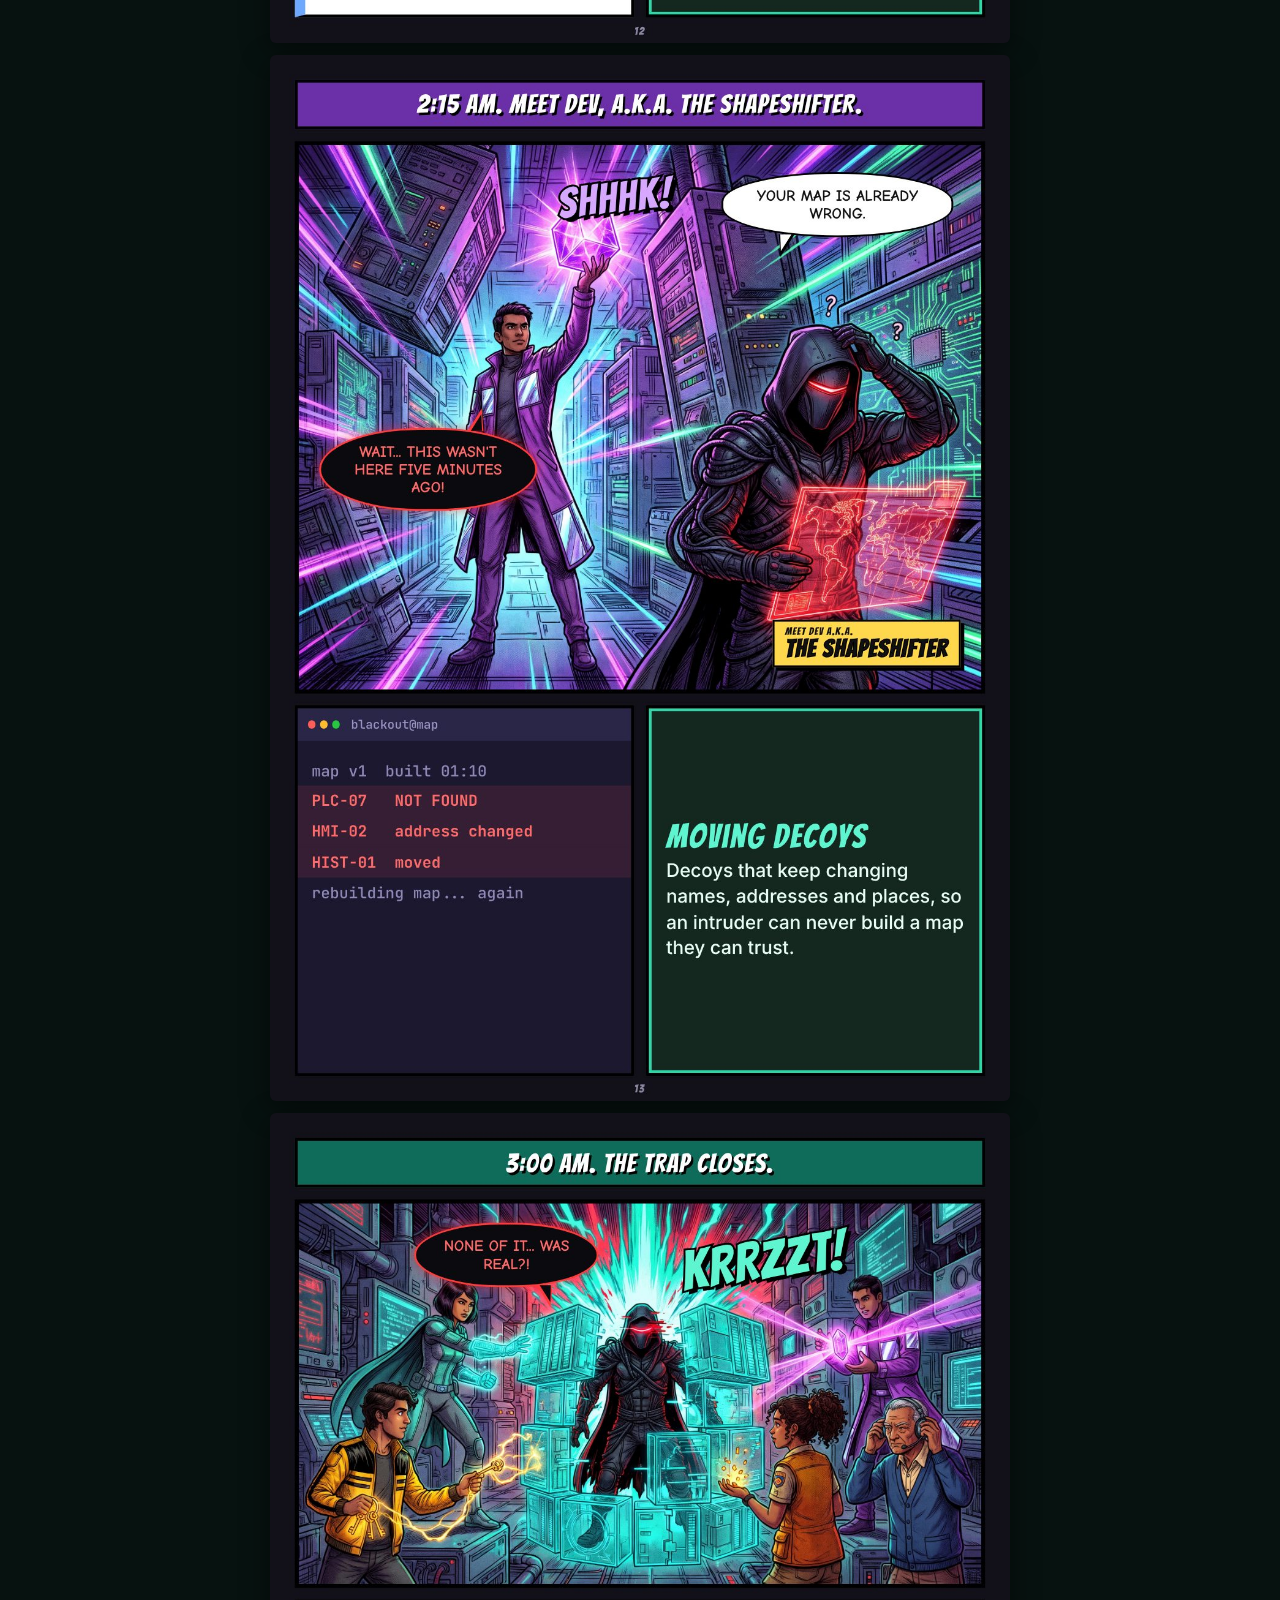
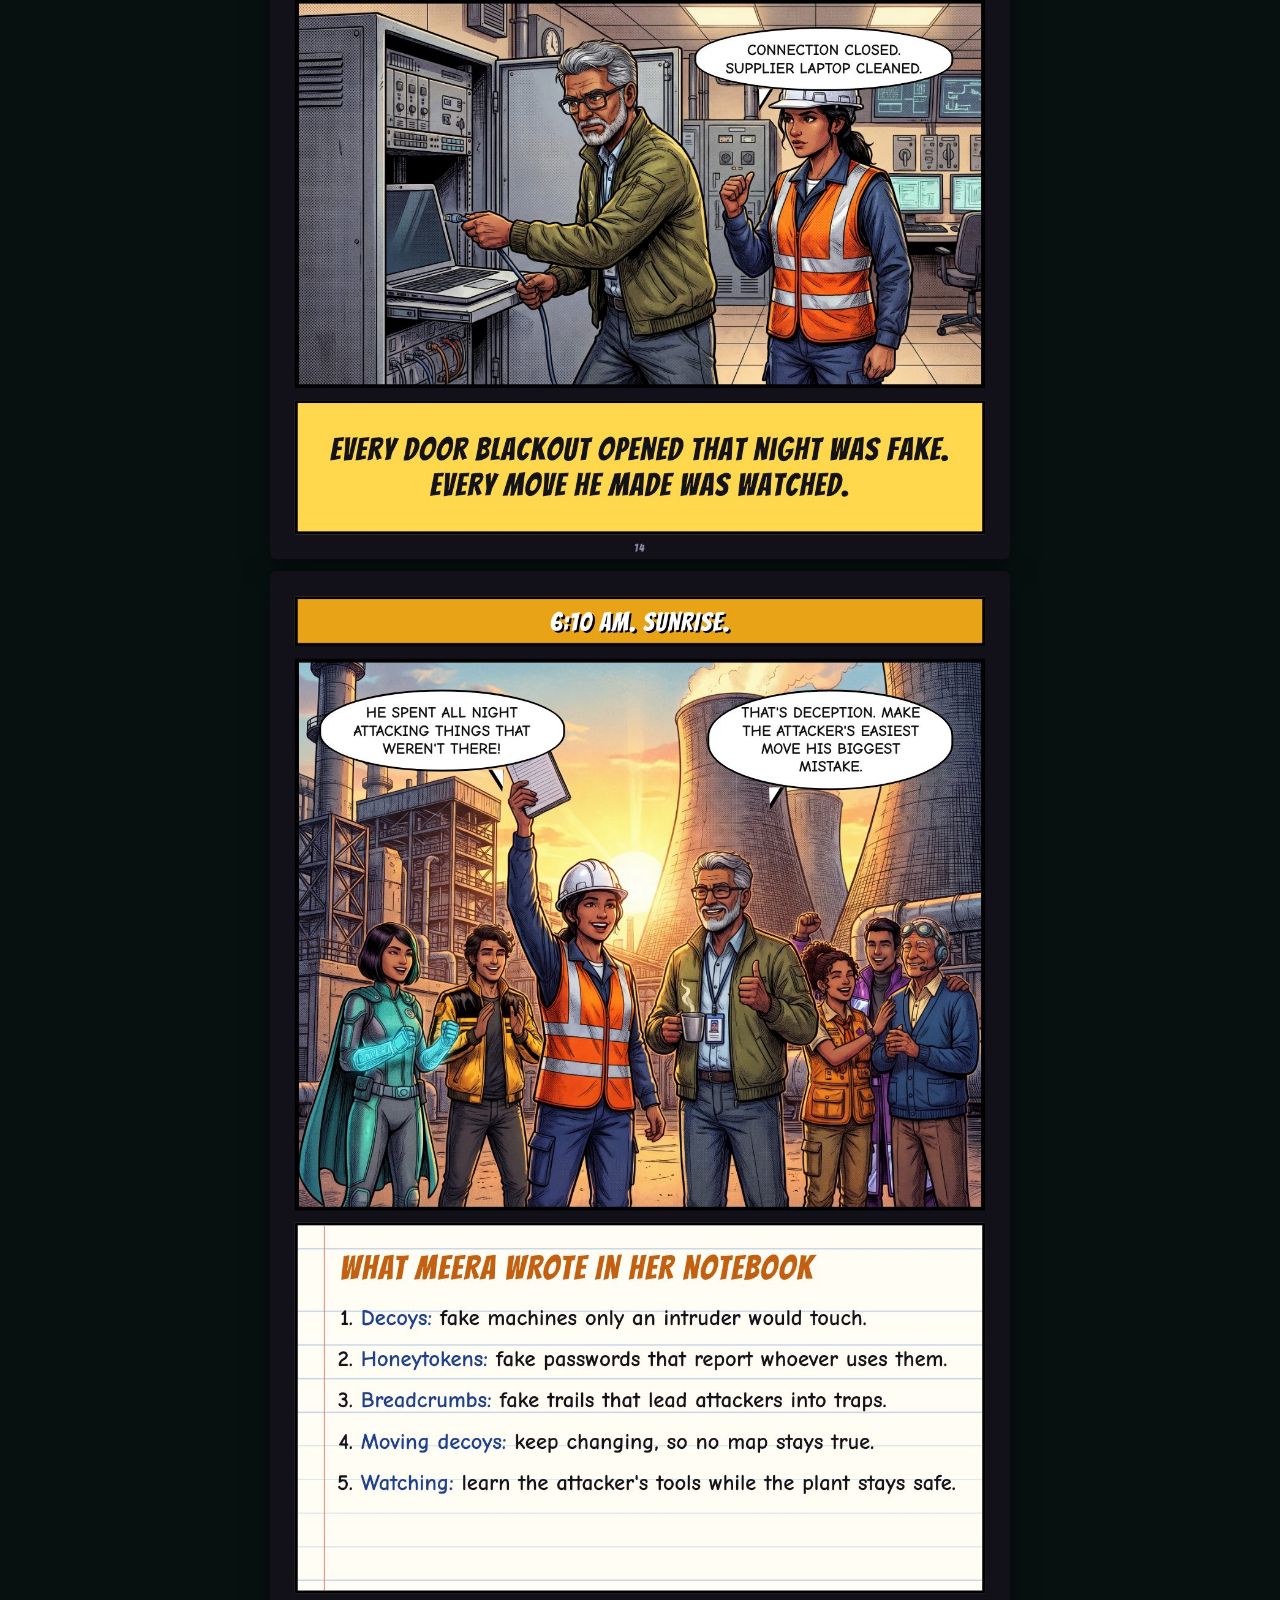
<file: shootout/comic/index.html>
<!DOCTYPE html>
<html lang="en">
<head>
<meta charset="utf-8">
<meta name="viewport" content="width=device-width,initial-scale=1,viewport-fit=cover">
<title>The Decoy Files #1 — unlocked in WhizHack Shootout</title>
<meta name="theme-color" content="#071210">
<meta property="og:title" content="The Decoy Files #1 — a WhizHack comic">
<meta property="og:image" content="https://soumyaswarrup.github.io/decoy-dash/comic/pages/page-01.jpg">
<link rel="preconnect" href="https://fonts.googleapis.com">
<link rel="preconnect" href="https://fonts.gstatic.com" crossorigin>
<link href="https://fonts.googleapis.com/css2?family=Atkinson+Hyperlegible:wght@400;700&family=Chakra+Petch:wght@600;700&display=swap" rel="stylesheet">
<style>
*{box-sizing:border-box}
body{margin:0;background:#071210;color:#e6f2ec;font-family:"Atkinson Hyperlegible",system-ui,sans-serif}
header{position:sticky;top:0;z-index:2;display:flex;align-items:center;gap:10px;justify-content:space-between;padding:calc(env(safe-area-inset-top,0px) + 10px) 14px 10px;background:rgba(7,18,16,.92);border-bottom:1px solid #24463d;backdrop-filter:blur(8px);-webkit-backdrop-filter:blur(8px)}
header b{font-family:"Chakra Petch",sans-serif;font-size:17px;letter-spacing:.04em}
header small{display:block;color:#8fb0a5;font-size:12px}
.acts{display:flex;gap:8px;flex:none}
a.btn{font-family:"Chakra Petch",sans-serif;font-weight:700;font-size:13px;letter-spacing:.05em;text-transform:uppercase;text-decoration:none;padding:9px 12px;border-radius:10px;color:#a6f0d9;border:1px solid #3d7465;white-space:nowrap}
a.btn.red{color:#1a0505;background:linear-gradient(180deg,#ff6a52,#e8352a);border:0}
main{max-width:760px;margin:0 auto;padding:14px 10px calc(env(safe-area-inset-bottom,0px) + 30px)}
.unl{background:rgba(99,214,180,.08);border:1px solid #2f5a4e;border-radius:12px;padding:12px 14px;margin:0 0 14px;font-size:15px;line-height:1.45}
.unl b{color:#a6f0d9}
img{display:block;width:100%;height:auto;aspect-ratio:1208/1708;background:#0c1c18;border-radius:6px;margin:0 0 12px;box-shadow:0 8px 30px rgba(0,0,0,.45)}
.end{text-align:center;padding:16px 0 0;display:grid;gap:10px;justify-items:center}
.end p{color:#8fb0a5;margin:0}
</style>
</head>
<body>
<header>
  <div><b>THE DECOY FILES #1</b><small>A WhizHack comic · unlocked in WhizHack Shootout</small></div>
  <div class="acts"><a class="btn" href="../../decoy-dash/comic/The-Decoy-Files-1.pdf" target="_blank" rel="noopener">PDF</a><a class="btn red" href="../">Play</a></div>
</header>
<main>
  <div class="unl">You shot 5 intruders. <b>The Decoy Files #1</b> is yours to read. Want a printed copy? Show this page at the <b>WhizHack booth at AISS 2026</b>.</div>
  <div id="pages"></div>
  <div class="end"><p>End of issue #1.</p><a class="btn red" href="../">Play WhizHack Shootout again</a></div>
</main>
<script>
const box=document.getElementById('pages');
for(let i=1;i<=16;i++){const im=document.createElement('img');im.loading=i<3?'eager':'lazy';im.decoding='async';
im.src='../../decoy-dash/comic/pages/page-'+String(i).padStart(2,'0')+'.jpg';im.alt='The Decoy Files #1, page '+i;box.appendChild(im)}
</script>
<script>try{const d=JSON.parse(localStorage.getItem('shootout.device'));if(d)fetch('https://juemnyijhvqlpxrvsibg.supabase.co/rest/v1/rpc/ss_log_event',{method:'POST',keepalive:true,headers:{'Content-Type':'application/json',apikey:'sb_publishable_LDopq-erBLDteakwk08pOQ_qKnIafQI'},body:JSON.stringify({p_device:d,p_kind:'comic_open',p_detail:'shootout'})}).catch(()=>{})}catch(e){}</script>
</body>
</html>
</file>
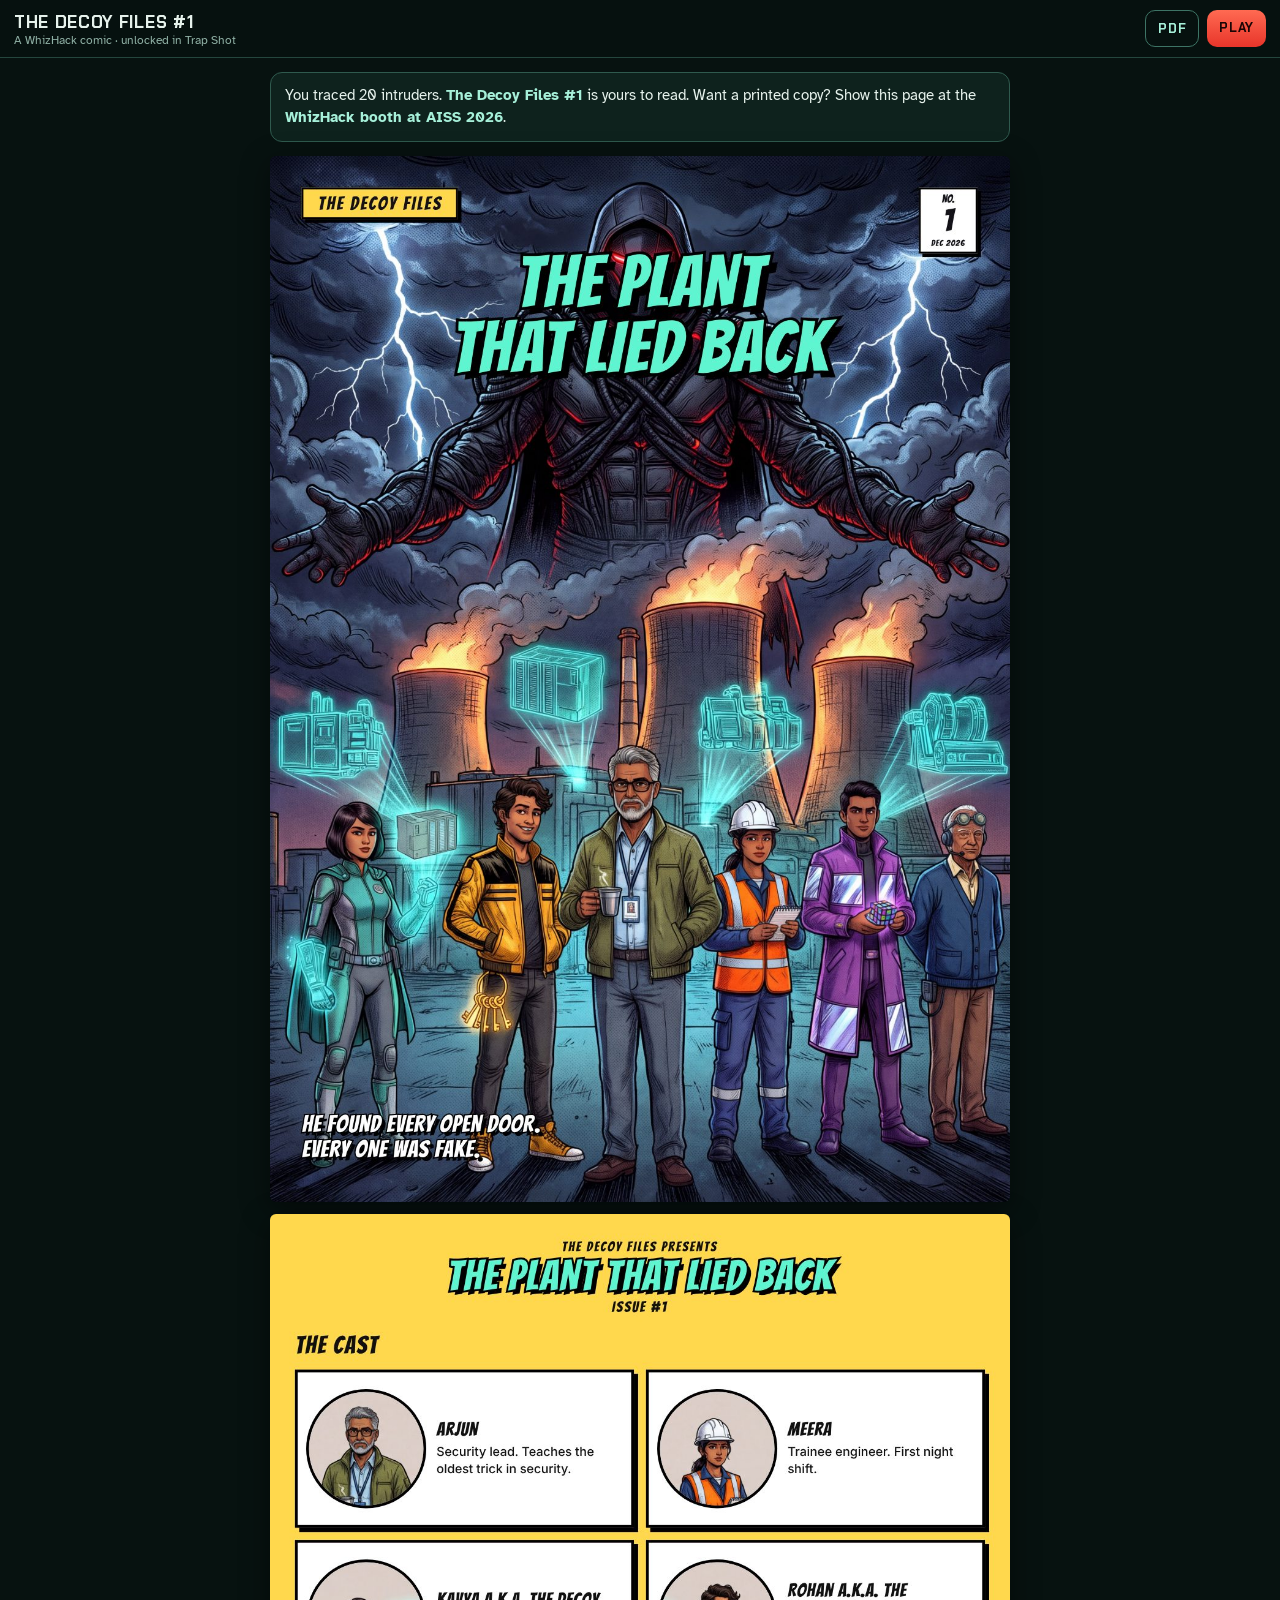
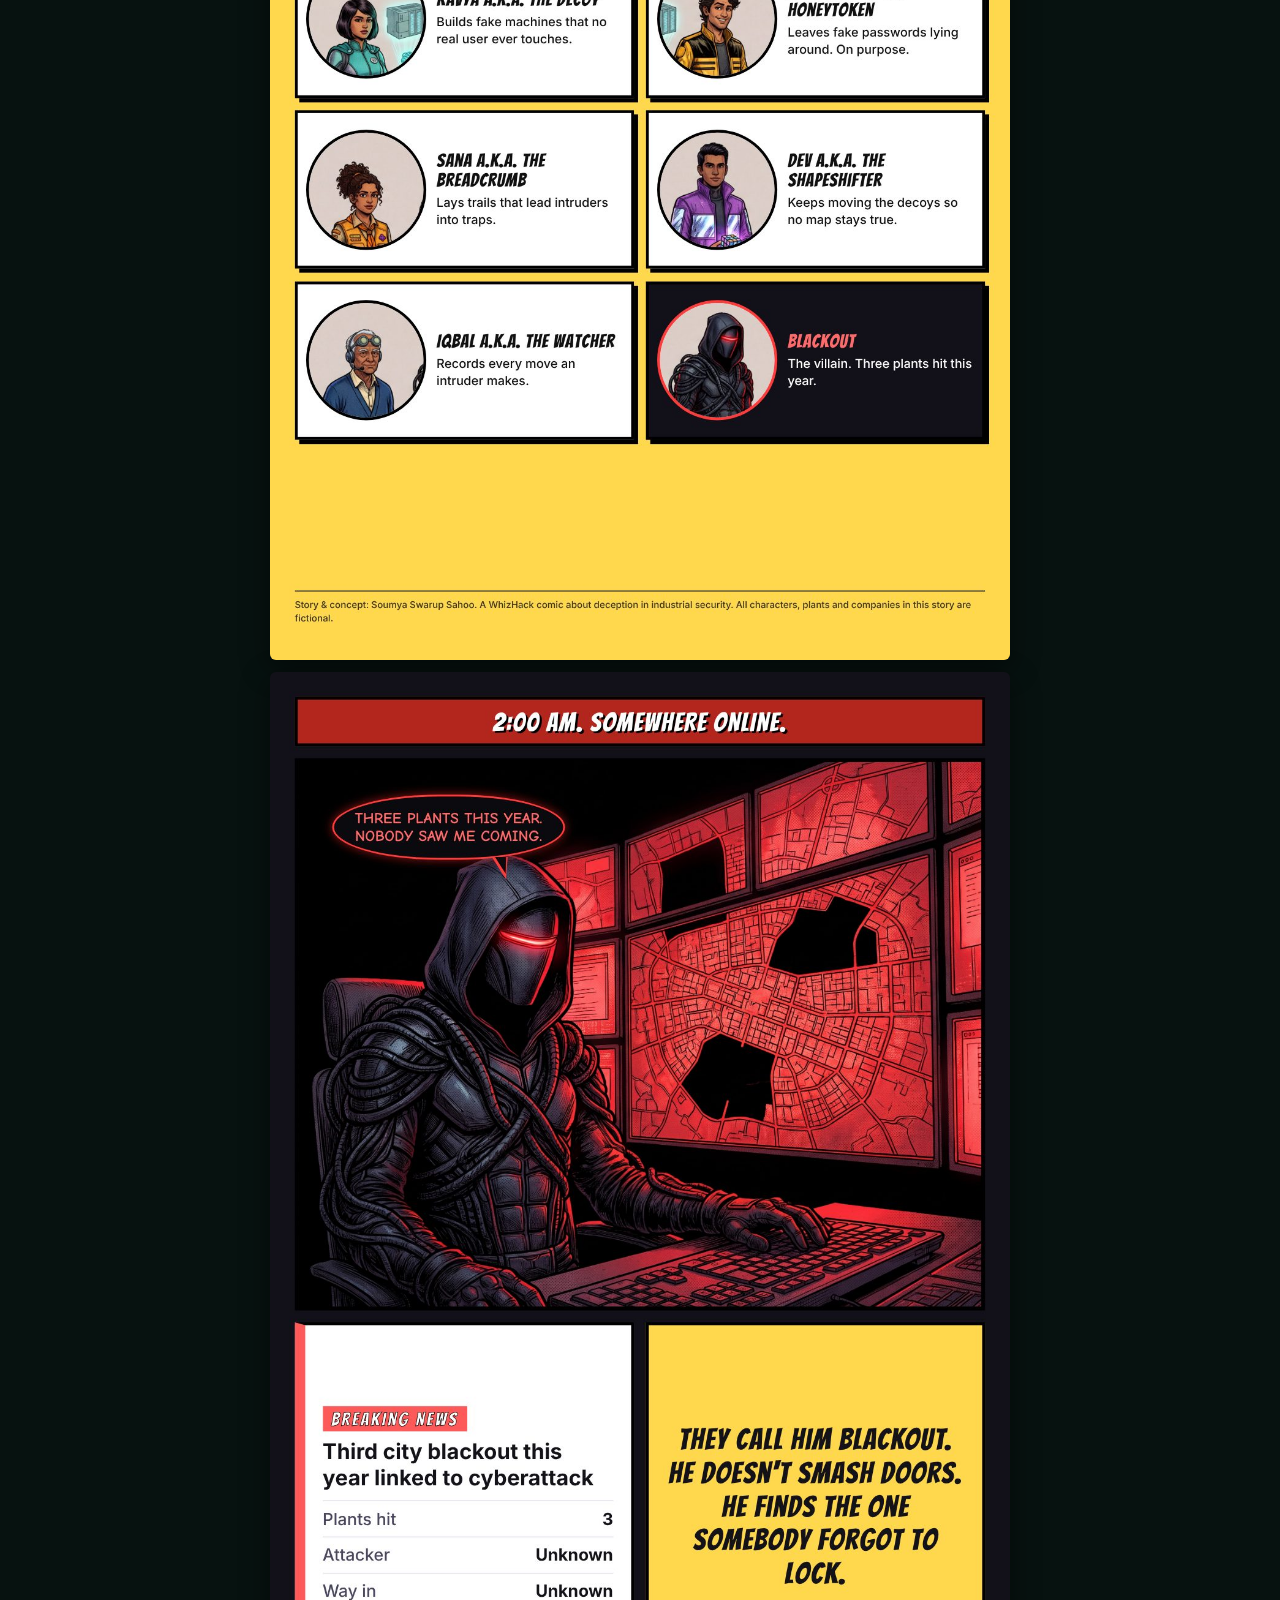
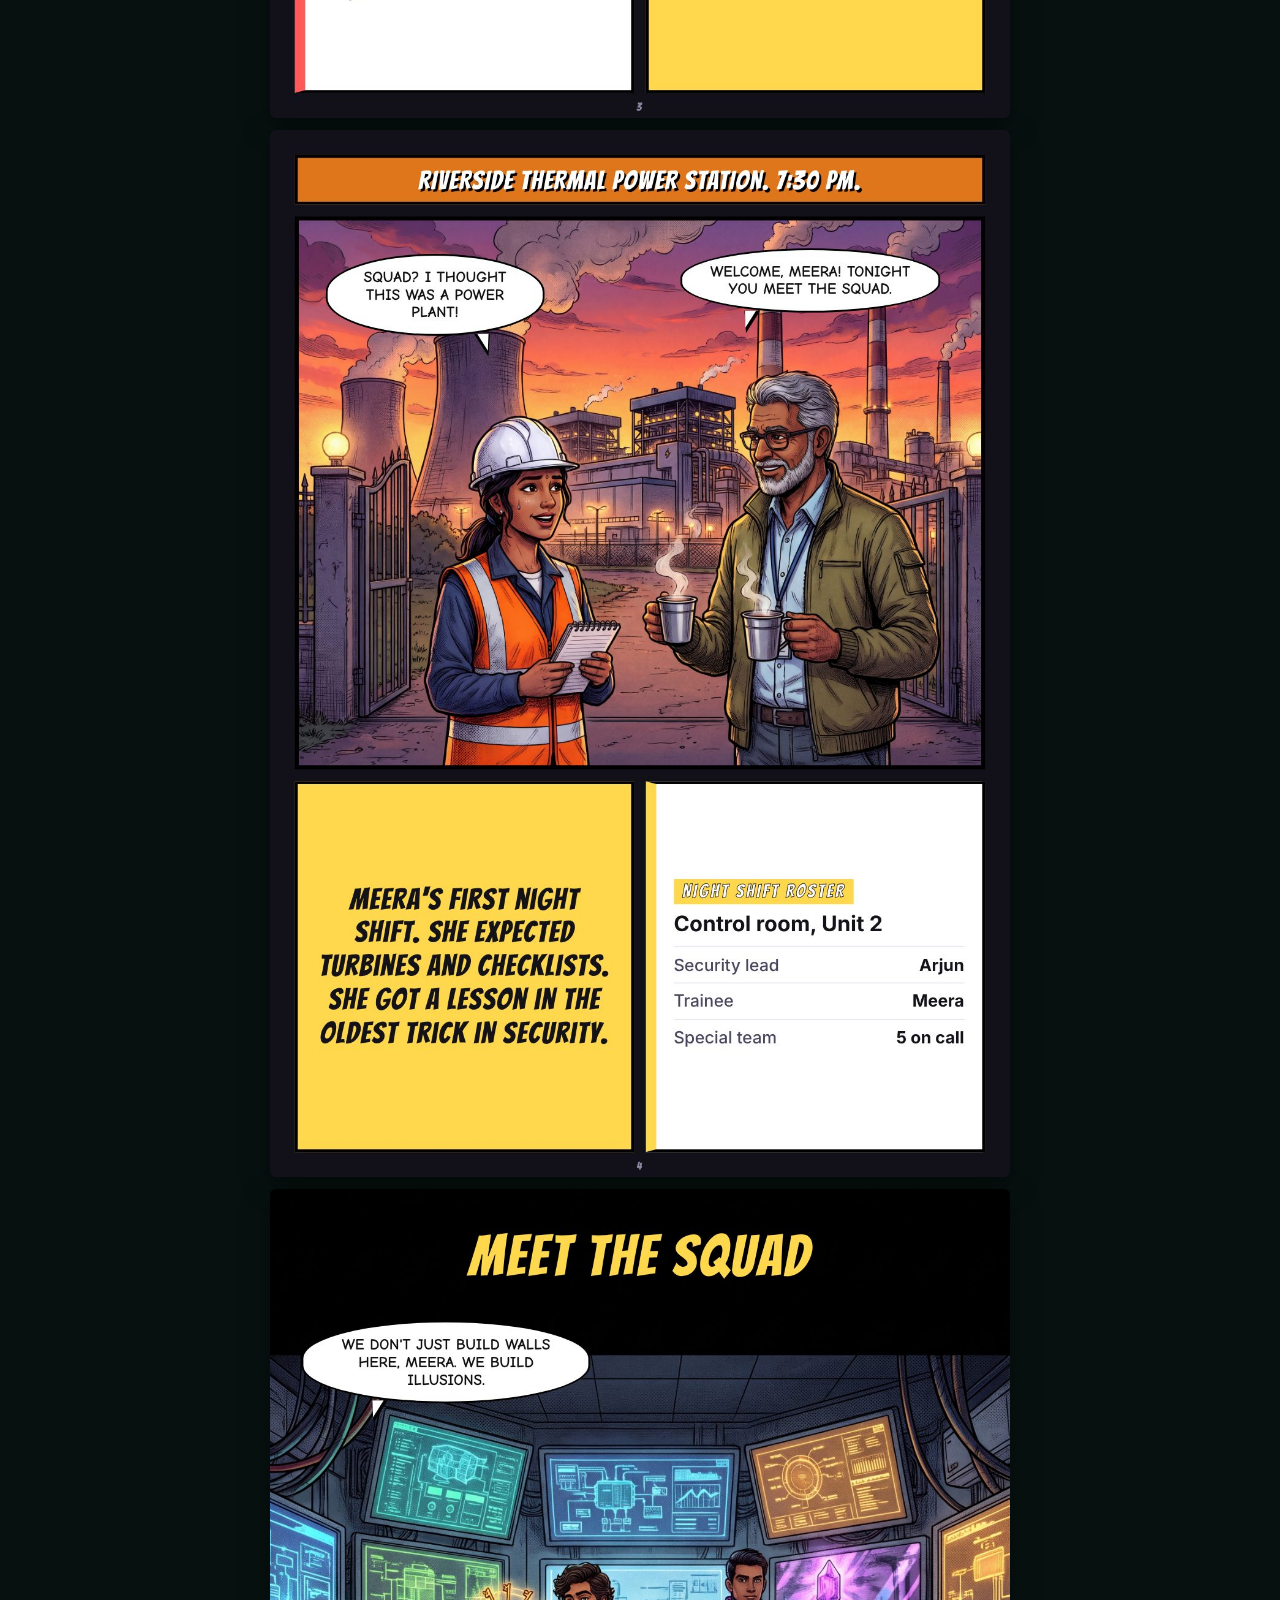
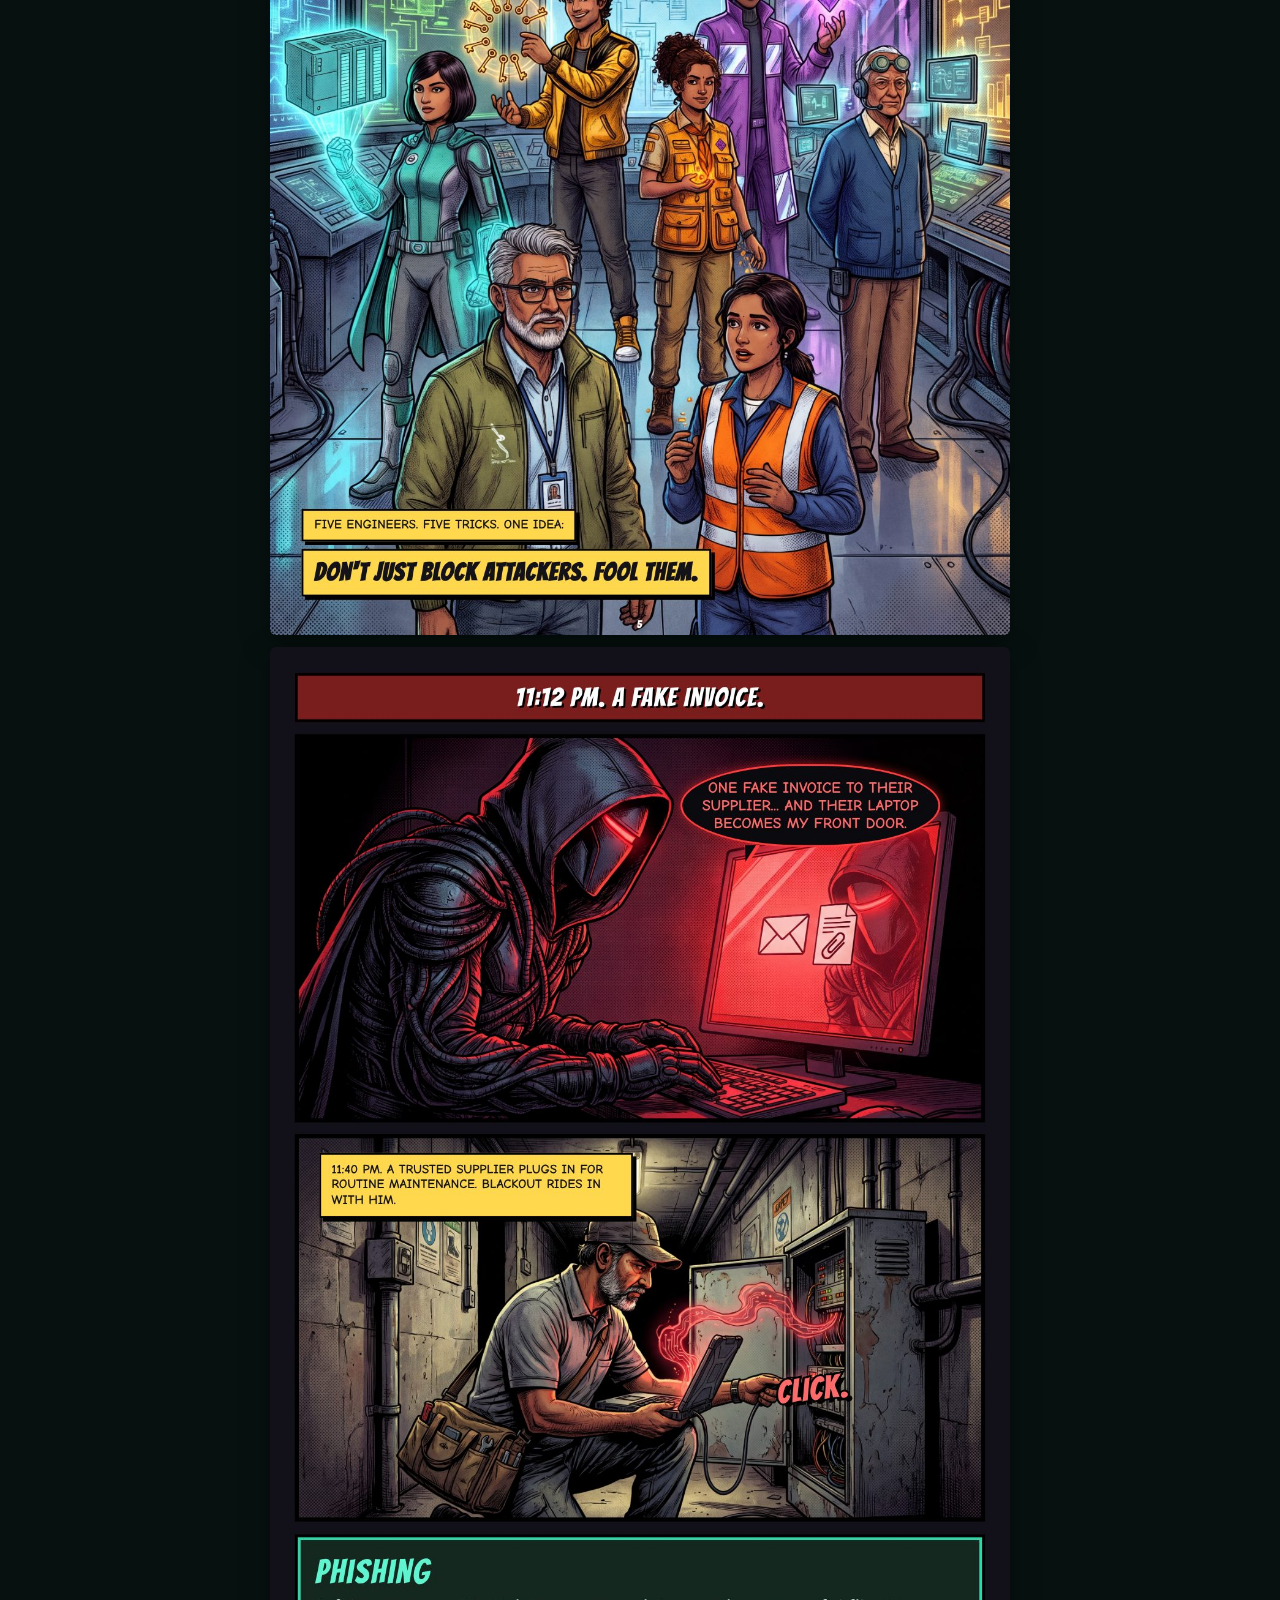
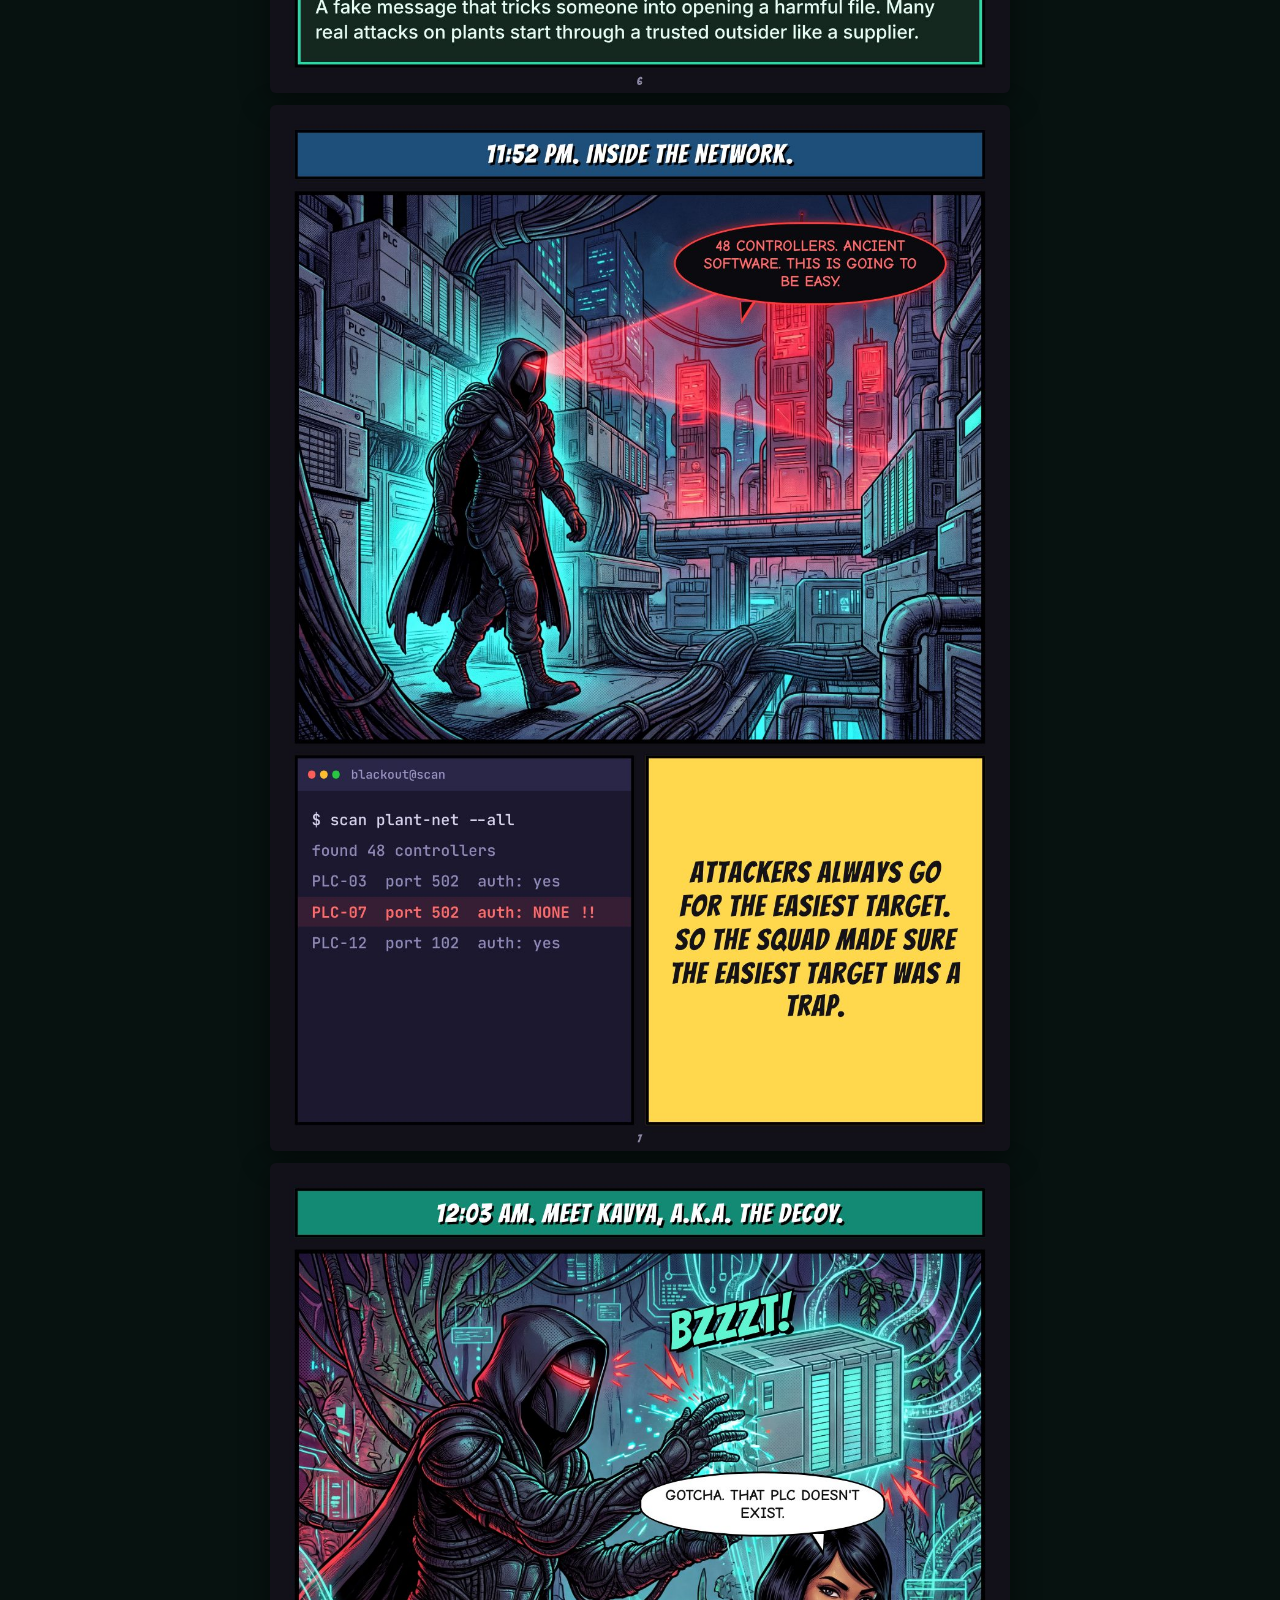
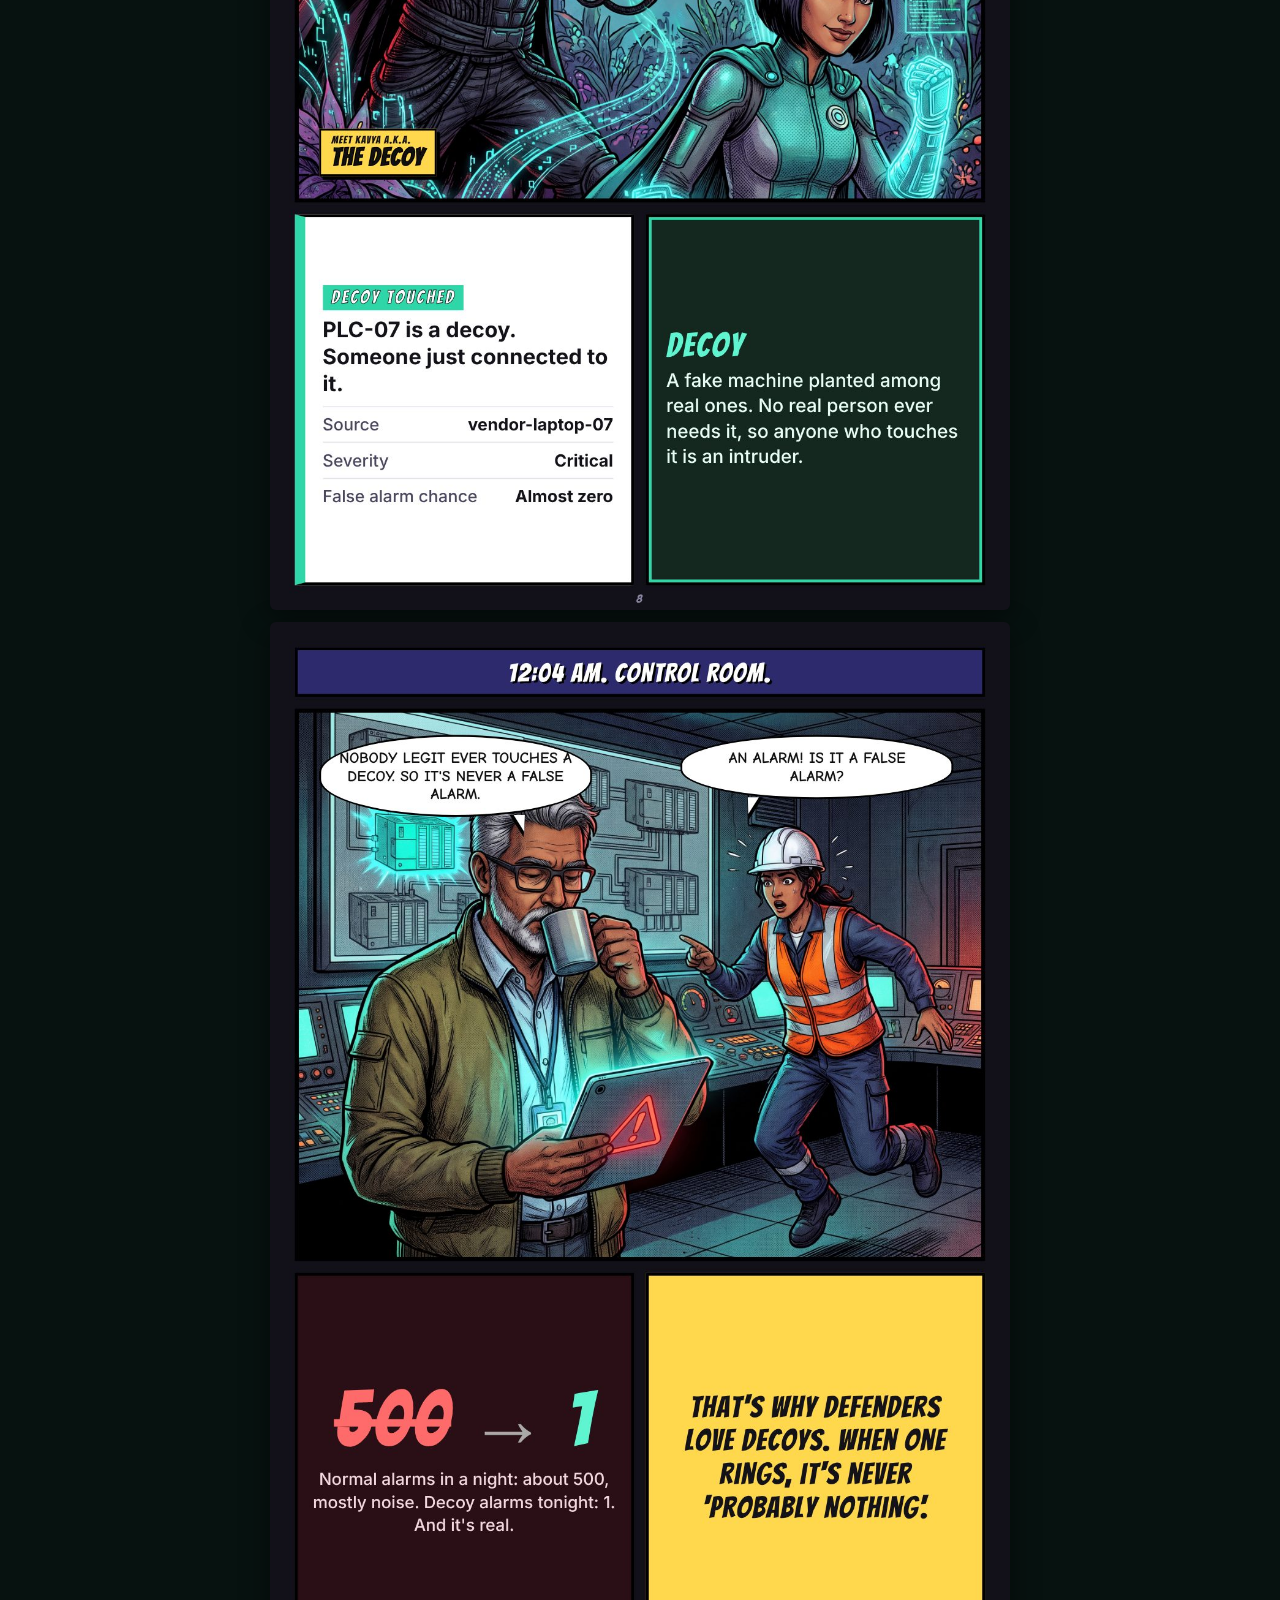
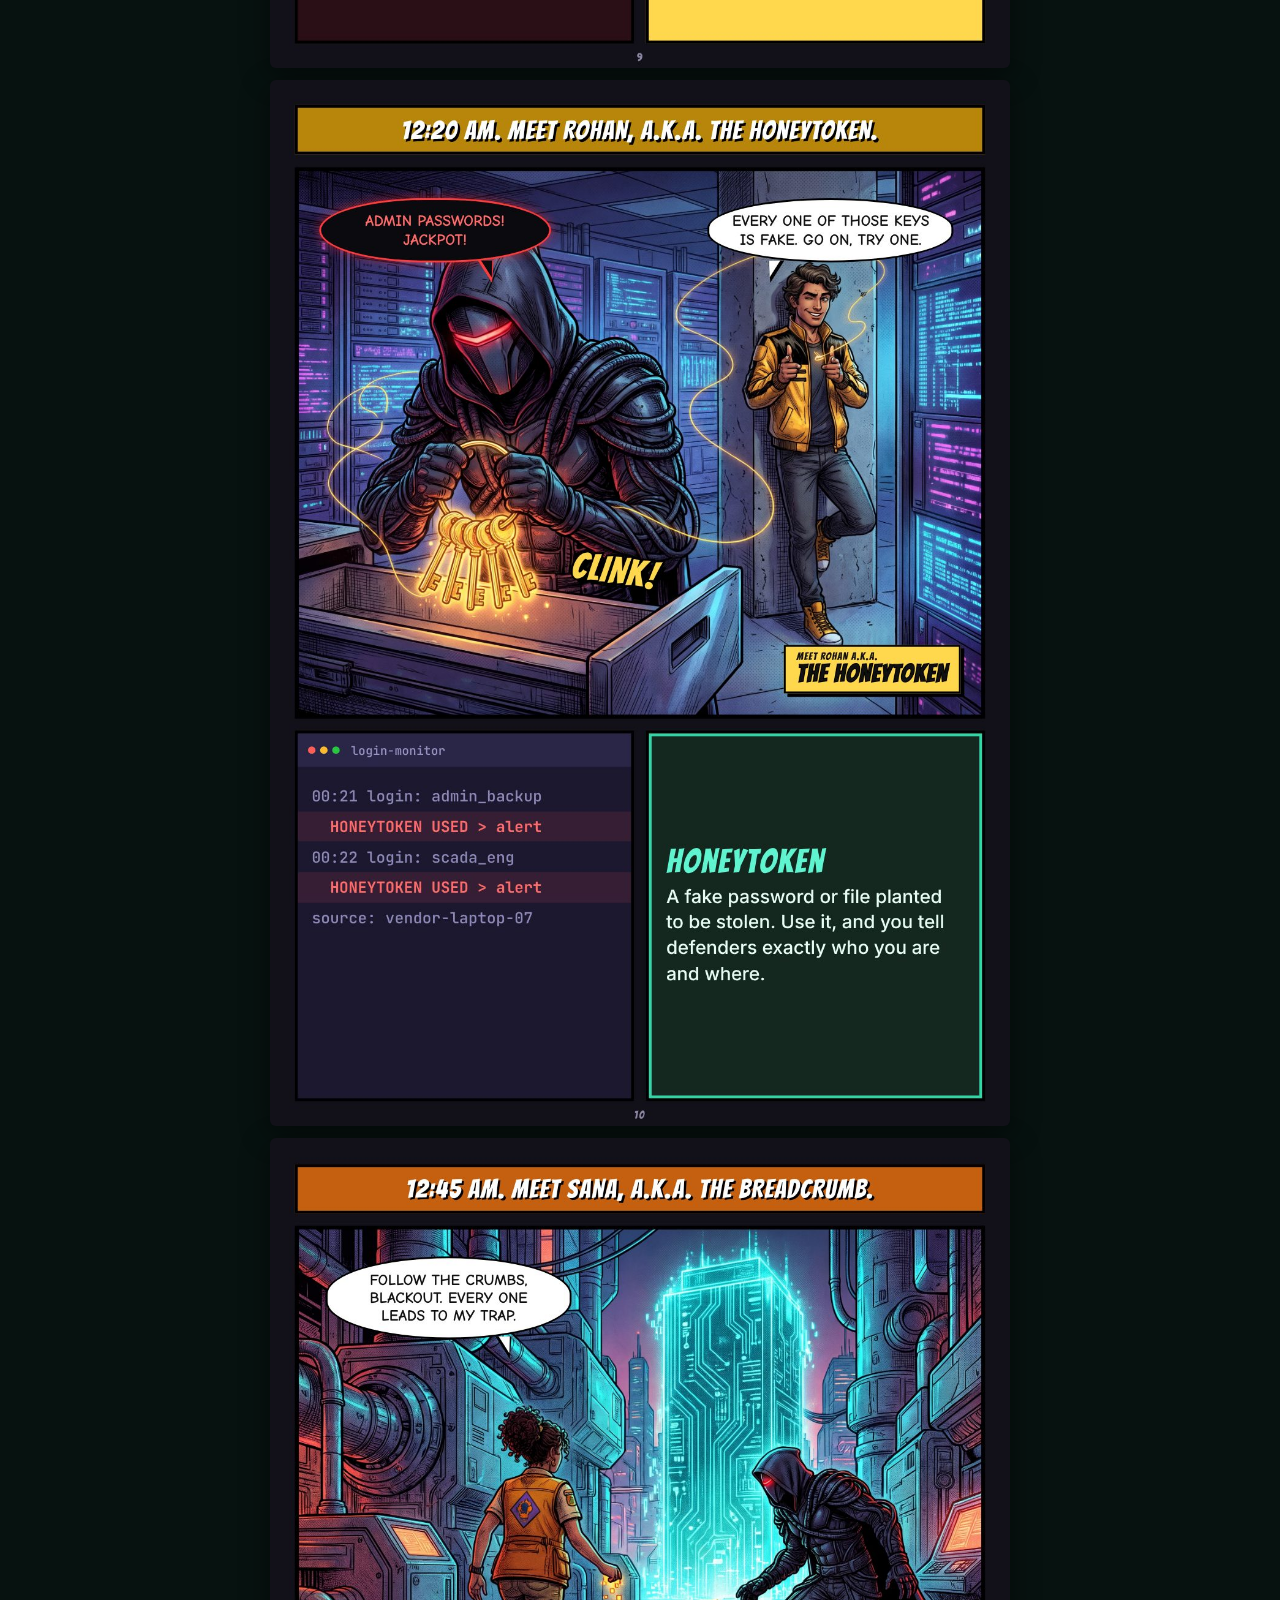
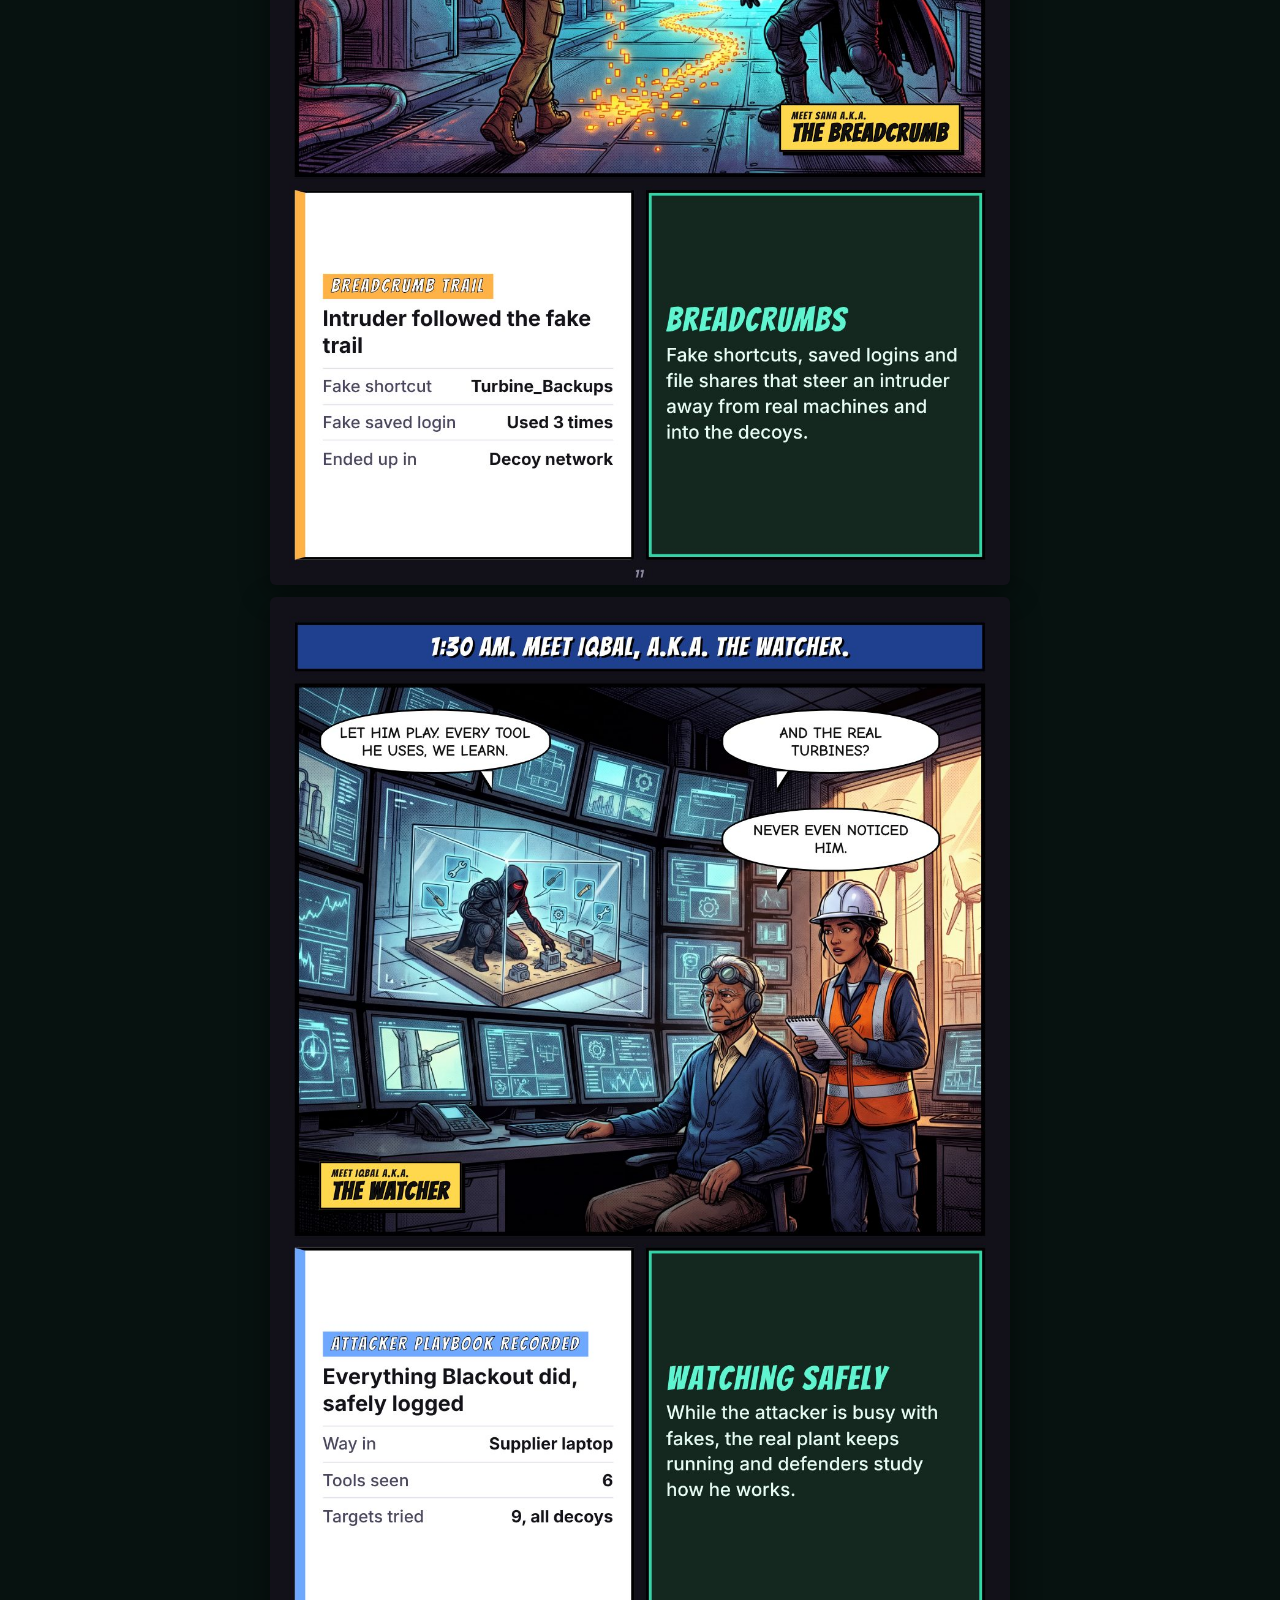
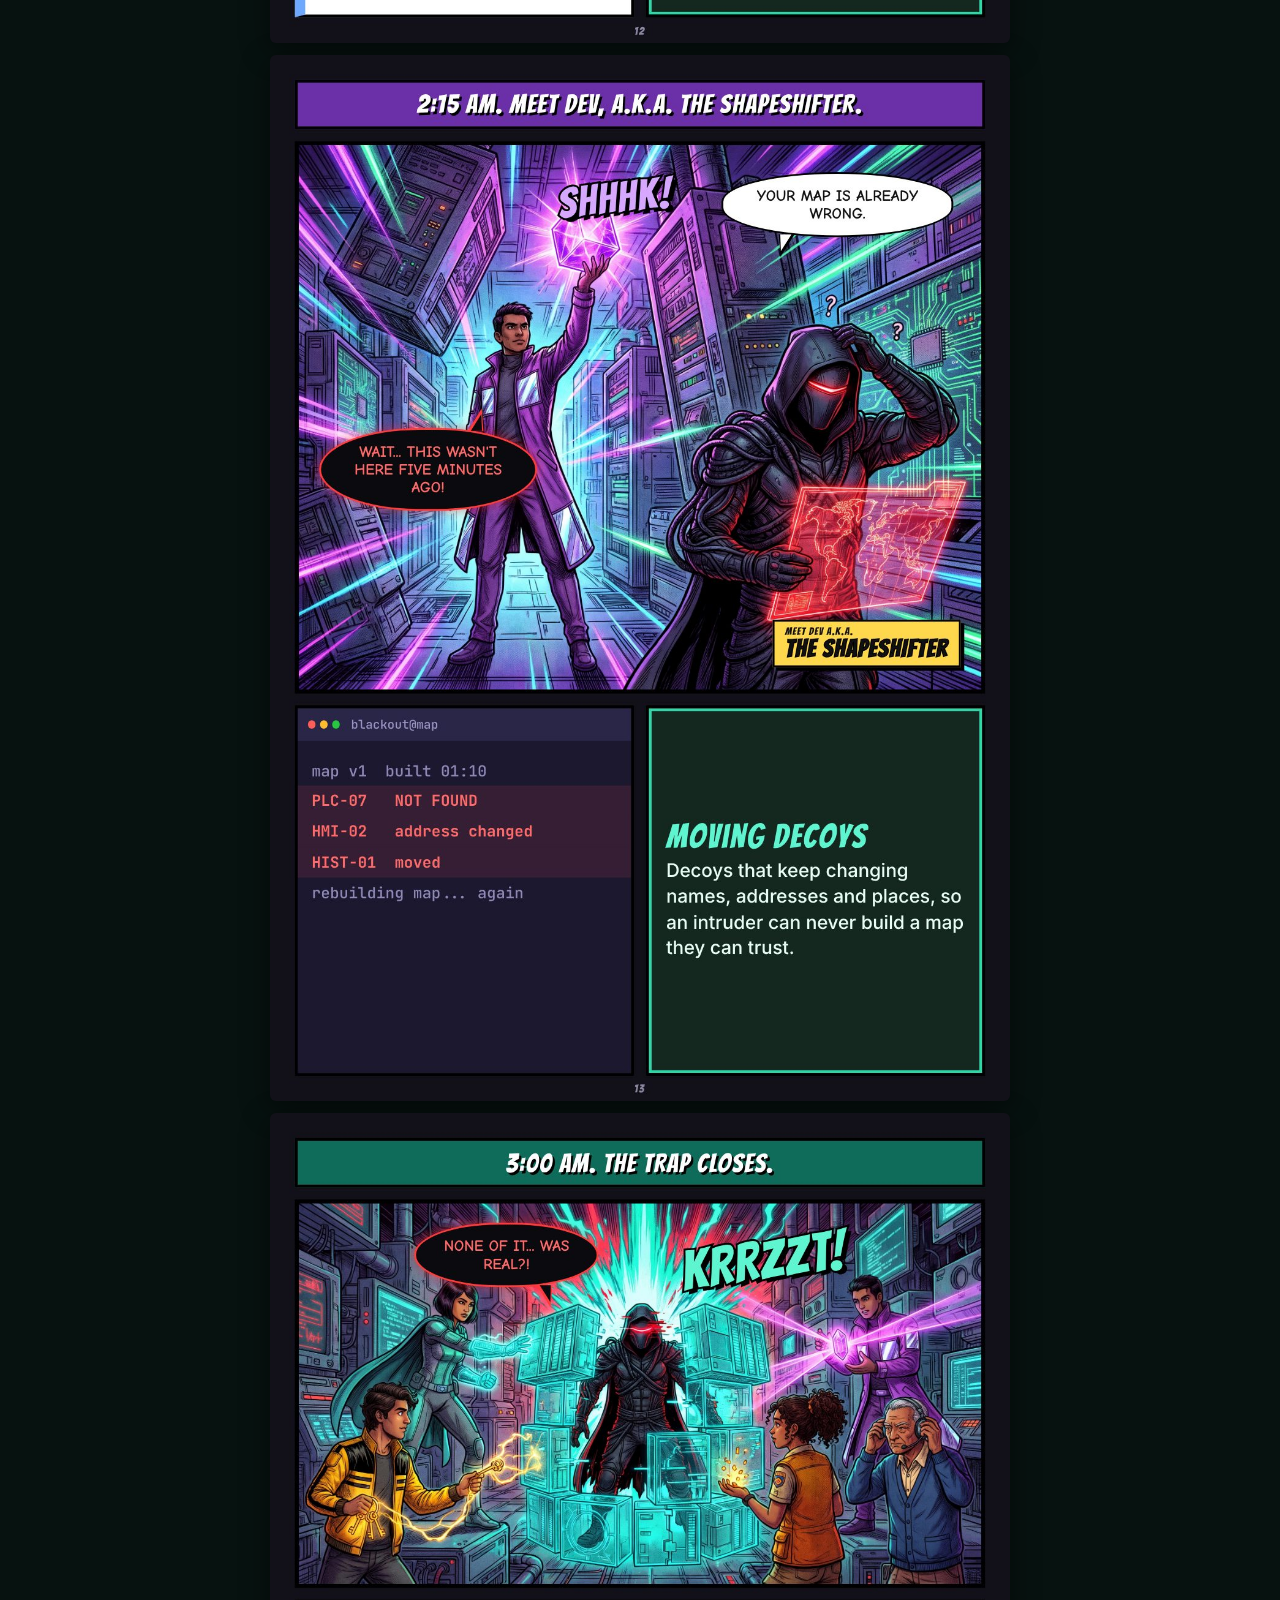
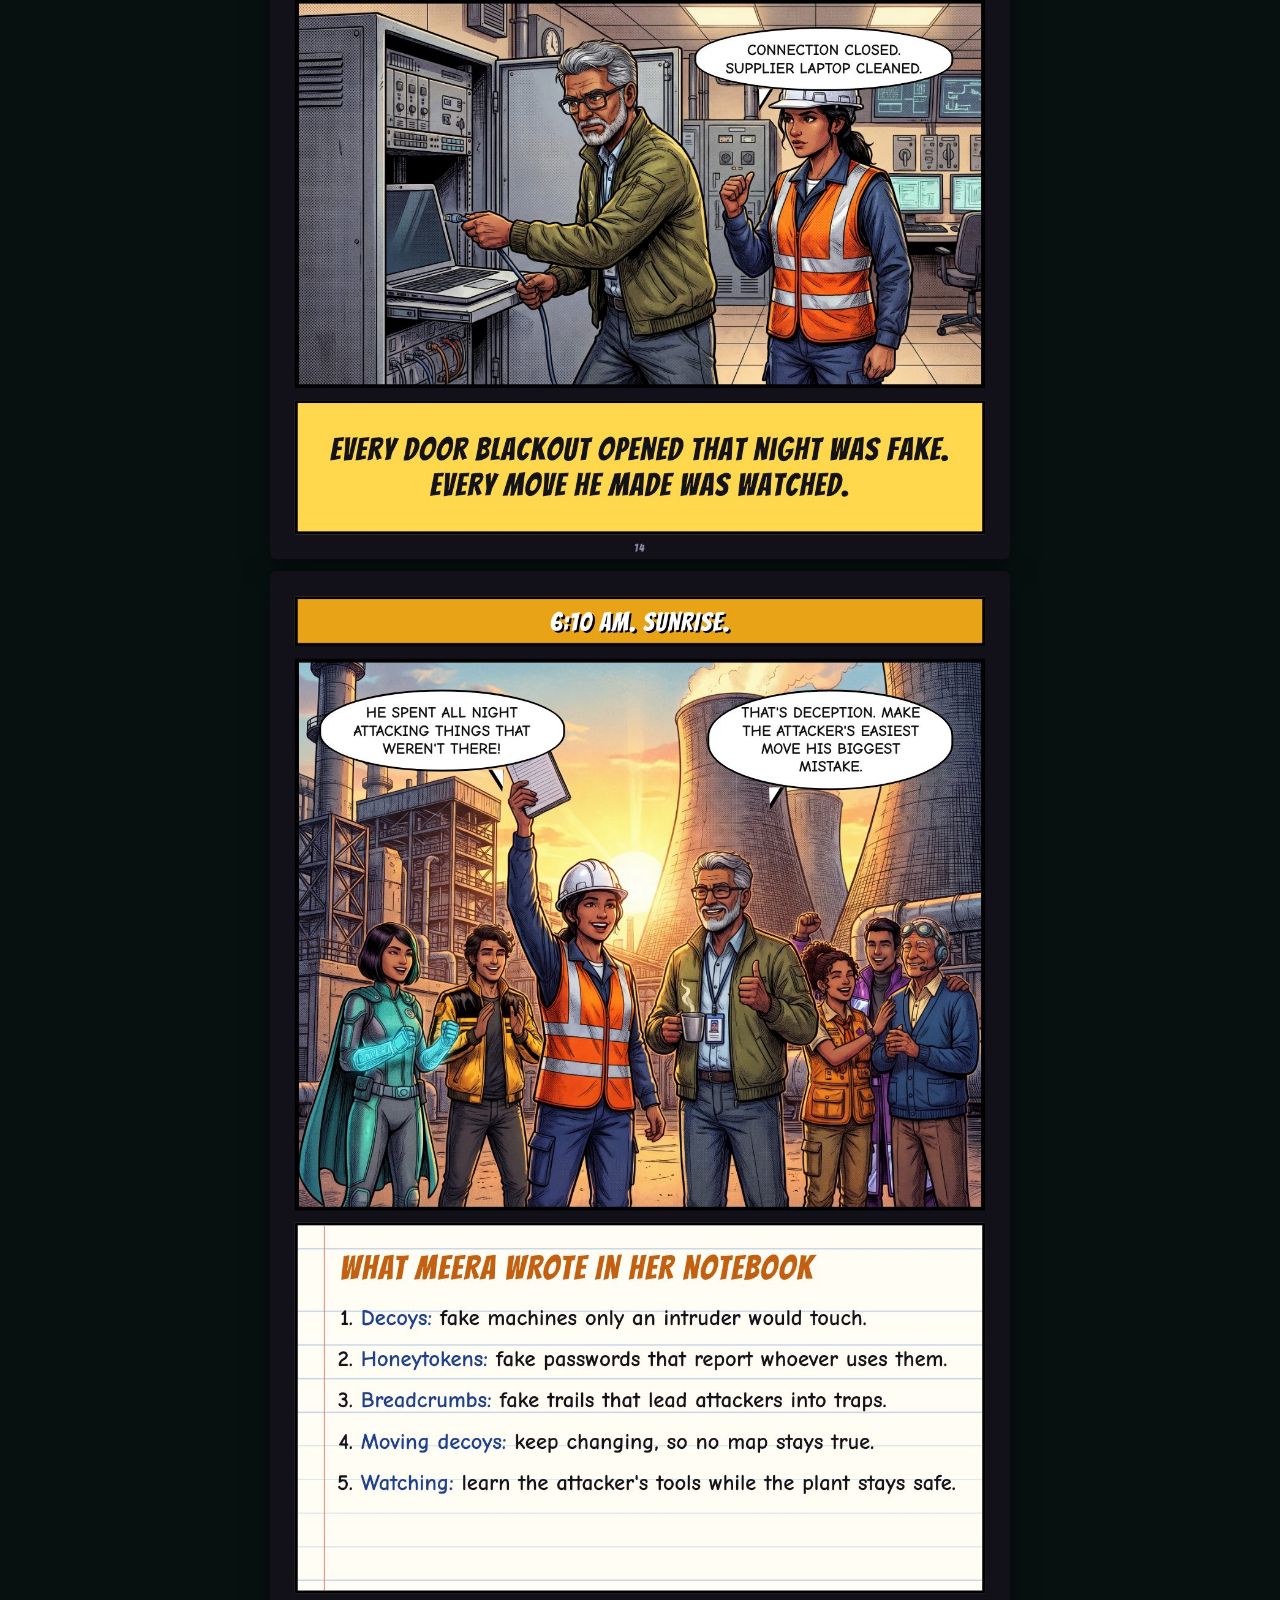
<file: trap-shot/comic/index.html>
<!DOCTYPE html>
<html lang="en">
<head>
<meta charset="utf-8">
<meta name="viewport" content="width=device-width,initial-scale=1,viewport-fit=cover">
<title>The Decoy Files #1 — unlocked in Trap Shot</title>
<meta name="theme-color" content="#071210">
<meta property="og:title" content="The Decoy Files #1 — a WhizHack comic">
<meta property="og:image" content="https://soumyaswarrup.github.io/decoy-dash/comic/pages/page-01.jpg">
<link rel="preconnect" href="https://fonts.googleapis.com">
<link rel="preconnect" href="https://fonts.gstatic.com" crossorigin>
<link href="https://fonts.googleapis.com/css2?family=Atkinson+Hyperlegible:wght@400;700&family=Chakra+Petch:wght@600;700&display=swap" rel="stylesheet">
<style>
*{box-sizing:border-box}
body{margin:0;background:#071210;color:#e6f2ec;font-family:"Atkinson Hyperlegible",system-ui,sans-serif}
header{position:sticky;top:0;z-index:2;display:flex;align-items:center;gap:10px;justify-content:space-between;padding:calc(env(safe-area-inset-top,0px) + 10px) 14px 10px;background:rgba(7,18,16,.92);border-bottom:1px solid #24463d;backdrop-filter:blur(8px);-webkit-backdrop-filter:blur(8px)}
header b{font-family:"Chakra Petch",sans-serif;font-size:17px;letter-spacing:.04em}
header small{display:block;color:#8fb0a5;font-size:12px}
.acts{display:flex;gap:8px;flex:none}
a.btn{font-family:"Chakra Petch",sans-serif;font-weight:700;font-size:13px;letter-spacing:.05em;text-transform:uppercase;text-decoration:none;padding:9px 12px;border-radius:10px;color:#a6f0d9;border:1px solid #3d7465;white-space:nowrap}
a.btn.red{color:#1a0505;background:linear-gradient(180deg,#ff6a52,#e8352a);border:0}
main{max-width:760px;margin:0 auto;padding:14px 10px calc(env(safe-area-inset-bottom,0px) + 30px)}
.unl{background:rgba(99,214,180,.08);border:1px solid #2f5a4e;border-radius:12px;padding:12px 14px;margin:0 0 14px;font-size:15px;line-height:1.45}
.unl b{color:#a6f0d9}
img{display:block;width:100%;height:auto;aspect-ratio:1208/1708;background:#0c1c18;border-radius:6px;margin:0 0 12px;box-shadow:0 8px 30px rgba(0,0,0,.45)}
.end{text-align:center;padding:16px 0 0;display:grid;gap:10px;justify-items:center}
.end p{color:#8fb0a5;margin:0}
</style>
</head>
<body>
<header>
  <div><b>THE DECOY FILES #1</b><small>A WhizHack comic · unlocked in Trap Shot</small></div>
  <div class="acts"><a class="btn" href="../../decoy-dash/comic/The-Decoy-Files-1.pdf" target="_blank" rel="noopener">PDF</a><a class="btn red" href="../">Play</a></div>
</header>
<main>
  <div class="unl">You traced 20 intruders. <b>The Decoy Files #1</b> is yours to read. Want a printed copy? Show this page at the <b>WhizHack booth at AISS 2026</b>.</div>
  <div id="pages"></div>
  <div class="end"><p>End of issue #1.</p><a class="btn red" href="../">Play Trap Shot again</a></div>
</main>
<script>
const box=document.getElementById('pages');
for(let i=1;i<=16;i++){const im=document.createElement('img');im.loading=i<3?'eager':'lazy';im.decoding='async';
im.src='../../decoy-dash/comic/pages/page-'+String(i).padStart(2,'0')+'.jpg';im.alt='The Decoy Files #1, page '+i;box.appendChild(im)}
</script>
</body>
</html>
</file>
<file: site.css>
*{box-sizing:border-box;margin:0;padding:0}
html{scroll-behavior:smooth}
body{background:#0d0c14;color:#f1effa;font-family:Inter,system-ui,sans-serif;line-height:1.5;
  background-image:radial-gradient(rgba(255,255,255,.05) 1px,transparent 1.4px);background-size:10px 10px}
a{color:inherit}
.wrap{max-width:980px;margin:0 auto;padding:max(20px,env(safe-area-inset-top)) 18px 50px}
.bang{font-family:Bangers,Impact,sans-serif;letter-spacing:.04em;font-weight:400}
.px{font-family:"Pixelify Sans",monospace;font-variant-ligatures:none}

nav{display:flex;justify-content:space-between;align-items:center;gap:12px;margin-bottom:22px}
nav .me{font-size:22px}
nav .links{display:flex;gap:14px;font-size:14.5px;font-weight:600}
nav .links a{text-decoration:none;color:#c9c4e6}
nav .links a:hover{color:#ffd84d}

.hero{position:relative;border:4px solid #000;background:#5b4bd6;box-shadow:8px 8px 0 #000;padding:34px 26px 28px;overflow:hidden}
.hero::before{content:"";position:absolute;inset:-60%;background:repeating-conic-gradient(rgba(255,255,255,.08) 0 9deg,transparent 9deg 18deg);animation:spin 50s linear infinite}
@keyframes spin{to{transform:rotate(360deg)}}
.hero>*{position:relative}
.tag{display:inline-block;background:#ffd84d;color:#111;border:3px solid #000;padding:3px 12px;font-size:17px;box-shadow:3px 3px 0 #000;transform:rotate(-1.5deg)}
.hero h1{font-size:clamp(46px,9vw,88px);line-height:.92;margin:16px 0 12px;color:#fff;-webkit-text-stroke:3px #000;paint-order:stroke fill;text-shadow:5px 5px 0 #000}
.hero h1 em{font-style:normal;color:#5ff5d0}
.hero p{font-size:18px;max-width:640px;color:#fff;font-weight:500}
.hero p b{color:#ffd84d;font-weight:700}
.cta{display:flex;flex-wrap:wrap;gap:12px;margin-top:22px}
.btn{display:inline-flex;align-items:center;justify-content:center;gap:8px;height:50px;padding:0 20px;border:3px solid #000;box-shadow:4px 4px 0 #000;font-family:Bangers,sans-serif;font-size:21px;letter-spacing:.05em;text-decoration:none;color:#111;background:#ffd84d;transition:transform .06s}
.btn:active{transform:translate(3px,3px);box-shadow:1px 1px 0 #000}
.btn.li{background:#0a66c2;color:#fff}.btn.gh{background:#fff}.btn.teal{background:#5ff5d0}.btn.red{background:#ff6b6b;color:#fff;-webkit-text-stroke:.5px #000}
.btn:focus-visible{outline:3px solid #fff;outline-offset:3px}

section{margin-top:46px}
.sh{display:flex;align-items:baseline;justify-content:space-between;gap:10px;margin-bottom:16px;flex-wrap:wrap}
.sh h2{font-size:40px;color:#ffd84d;-webkit-text-stroke:1.5px #000;paint-order:stroke fill;text-shadow:3px 3px 0 #000}
.sh span{color:#a9a3c7;font-size:15px}

.games{display:grid;grid-template-columns:1fr 1fr;gap:22px}
.game{border:4px solid #000;box-shadow:8px 8px 0 #000;background:#1b1928;display:flex;flex-direction:column}
.shot{position:relative;aspect-ratio:16/9;overflow:hidden;border-bottom:4px solid #000;background:#111}
.shot img{width:100%;height:100%;object-fit:cover;display:block}
.shot .badge{position:absolute;left:10px;top:10px;background:#000;color:#fff;font-size:15px;padding:3px 10px}
.game .body{padding:18px 18px 20px;display:flex;flex-direction:column;gap:10px;flex:1}
.game h3{font-size:34px;line-height:1}
.game.dd h3{color:#63d6b4}.game.ts h3{color:#ff6a52}.game.mr h3{color:#8f8fff}
.game .for{font-size:13.5px;color:#a9a3c7;font-weight:600;text-transform:uppercase;letter-spacing:.06em}
.game p{font-size:15.5px;color:#dcd8ef}
.chips{display:flex;flex-wrap:wrap;gap:6px}
.chips i{font-style:normal;font-size:12.5px;font-weight:600;background:#2a2740;border:2px solid #000;padding:2px 8px;color:#e9e6ff}
.game .row{display:grid;grid-template-columns:1fr 1fr;gap:10px;margin-top:auto;padding-top:6px}
.game .row .btn{width:100%;padding:0 10px}
.game.dd .play{background:#3f9a4e;color:#fff}.game.ts .play{background:#e8352a;color:#fff}.game.mr .play{background:#6363f1;color:#fff}
.comic{display:flex;gap:12px;align-items:center;background:#0f0e18;border:3px solid #000;padding:10px;text-decoration:none}
.comic img{width:58px;height:84px;object-fit:cover;border:2px solid #000;flex:0 0 auto}
.comic b{display:block;font-family:Bangers,sans-serif;font-weight:400;font-size:21px;letter-spacing:.04em;color:#ffd84d;line-height:1}
.comic small{font-size:13px;color:#a9a3c7}

.how{display:grid;grid-template-columns:repeat(3,1fr);gap:16px}
.step{background:#1b1928;border:3px solid #000;box-shadow:5px 5px 0 #000;padding:16px}
.step .n{font-size:30px;color:#ff6b6b}
.step h4{font-size:17px;margin:2px 0 6px}
.step p{font-size:14.5px;color:#cfcae6}

.work{display:grid;grid-template-columns:repeat(2,1fr);gap:16px}
.card{background:#f4efe0;color:#1d1a24;border:4px solid #000;box-shadow:6px 6px 0 #000;padding:18px}
.card h3{font-size:26px;line-height:1.05;margin-bottom:6px}
.card p{font-size:14.5px}
.card a{font-weight:700;color:#3c2fb3}

.about{display:grid;grid-template-columns:1.2fr 1fr;gap:22px;align-items:start}
.about .text p{font-size:16.5px;color:#dcd8ef;margin-bottom:12px}
.about .text b{color:#fff}
.skills{background:#1b1928;border:3px solid #000;box-shadow:5px 5px 0 #000;padding:16px}
.skills h4{font-size:24px;color:#5ff5d0;margin-bottom:8px}
.skills ul{list-style:none;display:grid;gap:8px}
.skills li{font-size:14.5px;padding-left:18px;position:relative;color:#e2def5}
.skills li::before{content:"";position:absolute;left:0;top:7px;width:9px;height:9px;background:#ffd84d;border:2px solid #000}

.contact{text-align:center;border:4px solid #000;background:#ffd84d;color:#111;box-shadow:8px 8px 0 #000;padding:28px 18px}
.contact h2{font-size:44px}
.contact p{font-size:16.5px;max-width:520px;margin:6px auto 18px}
.contact .cta{justify-content:center}
footer{margin-top:30px;text-align:center;font-size:13px;color:#8d87a3}

@media (max-width:760px){
  .games,.how,.work,.about{grid-template-columns:1fr}
  nav .links{display:none}
  .hero{padding:26px 18px 22px}.hero p{font-size:16.5px}
}
@media (prefers-reduced-motion:reduce){.hero::before{animation:none}}

nav .links a.on{color:#ffd84d;border-bottom:3px solid #ffd84d}
.facts{display:grid;grid-template-columns:repeat(4,1fr);gap:14px;margin-top:22px}
.fact{background:#1b1928;border:3px solid #000;box-shadow:5px 5px 0 #000;padding:14px}
.fact b{display:block;font-family:Bangers,sans-serif;font-weight:400;font-size:30px;letter-spacing:.03em;color:#5ff5d0;line-height:1}
.fact span{font-size:13.5px;color:#cfcae6}
.xp{display:grid;grid-template-columns:repeat(3,1fr);gap:16px}
.xp .step h4{font-size:17px}
.pills{display:flex;flex-wrap:wrap;gap:8px}
.pills i{font-style:normal;font-weight:600;font-size:14px;background:#2a2740;border:2px solid #000;box-shadow:3px 3px 0 #000;padding:5px 11px;color:#f1effa}
.pills.y i{background:#ffd84d;color:#111}
.two{display:grid;grid-template-columns:1fr 1fr;gap:22px}
.box{background:#1b1928;border:3px solid #000;box-shadow:5px 5px 0 #000;padding:18px}
.box h4{font-size:26px;color:#ff6b6b;margin-bottom:10px}
.box p{font-size:14.5px;color:#cfcae6;margin-bottom:12px}
.teaser{display:grid;grid-template-columns:1fr 1fr;gap:16px}
.teaser a{display:flex;gap:14px;align-items:center;background:#1b1928;border:3px solid #000;box-shadow:5px 5px 0 #000;padding:12px;text-decoration:none}
.teaser img{width:110px;height:70px;object-fit:cover;border:2px solid #000}
.teaser b{display:block;font-family:Bangers,sans-serif;font-weight:400;font-size:26px;letter-spacing:.04em;color:#ffd84d;line-height:1}
.teaser small{color:#a9a3c7;font-size:13.5px}
@media (max-width:760px){.facts{grid-template-columns:1fr 1fr}.xp,.two,.teaser{grid-template-columns:1fr}nav .links{display:flex;gap:10px;font-size:13.5px}}
</file>
<file: shootout/range.css>
/* WhizHack Shootout: the plant's annunciator panel.
   Every device is a backlit alarm window. Unlit white = real equipment,
   flashing red = intruder, flashing amber = APT, steady blue = WhizHack decoy. */
:root {
  --cabinet: #474f57;
  --cabinet-lo: #3a4148;
  --bezel: #16191c;
  --bezel-hi: #2a3036;
  --ink: #efe9d6;
  --ink-dim: #b9b4a4;
  --muted: #9aa3ab;
  --red: #e5321f;
  --red-glow: rgba(255, 70, 40, 0.5);
  --amber: #ffb000;
  --blue: #3aa6ee;
  --green: #3ddc84;
  --laser: #ff2a1a;
  --hud-h: 64px;
  --cam-w: 256px;
  --display: "Big Shoulders Display", "Arial Narrow", sans-serif;
  --stencil: "Big Shoulders Stencil Display", "Big Shoulders Display", "Arial Narrow", sans-serif;
  --body: "Atkinson Hyperlegible", ui-sans-serif, system-ui, sans-serif;
}

* { box-sizing: border-box; }

html, body {
  height: 100%;
  margin: 0;
  overflow: hidden;
  color: var(--ink);
  font: 15px/1.4 var(--body);
  cursor: crosshair;
  user-select: none;
  -webkit-tap-highlight-color: transparent;
}

/* brushed enamel cabinet */
body {
  background:
    repeating-linear-gradient(0deg, rgba(255,255,255,.018) 0 1px, transparent 1px 3px),
    radial-gradient(120% 90% at 50% 0%, #535c65, var(--cabinet) 45%, var(--cabinet-lo));
  touch-action: manipulation;
}
body.recoil { animation: recoil 0.16s ease-out; }
@keyframes recoil { 30% { transform: translate(-3px, 7px); } }

button { font: inherit; color: inherit; cursor: pointer; }
:focus-visible { outline: 3px solid var(--amber); outline-offset: 3px; }

/* ================================================================ HUD == */
.hud {
  position: fixed;
  inset: 0 0 auto 0;
  height: var(--hud-h);
  display: flex;
  align-items: center;
  gap: 28px;
  padding: 0 20px;
  background: linear-gradient(#1d2125, var(--bezel));
  border-bottom: 2px solid #0c0e10;
  box-shadow: 0 2px 0 rgba(255,255,255,.06), 0 8px 24px rgba(0,0,0,.35);
  z-index: 20;
  cursor: default;
}
.brand {
  display: flex;
  align-items: center;
  gap: 10px;
  font: 600 20px/1 var(--display);
  letter-spacing: .02em;
  color: var(--ink-dim);
  white-space: nowrap;
}
.brand b { color: var(--ink); font-weight: 900; }
.brand-dot {
  width: 12px; height: 12px; flex: none;
  border-radius: 50%;
  background: radial-gradient(circle at 35% 30%, #c9ffe0, var(--green) 45%, #137a44);
  box-shadow: 0 0 10px 2px rgba(61,220,132,.55);
}

/* five pilot lamps: one lights per intruder shot */
.meter { display: flex; align-items: center; gap: 12px; }
.lamps { display: inline-flex; gap: 7px; }
.lamps i {
  width: 16px; height: 16px;
  border-radius: 50%;
  background: radial-gradient(circle at 35% 30%, #3b4a41, #16231b 70%);
  box-shadow: inset 0 1px 2px rgba(0,0,0,.8), 0 0 0 2px #0b0d0f, 0 0 0 3px #343b42;
  transition: background .2s, box-shadow .2s;
}
.lamps i.on, .lamps.on5 i {
  background: radial-gradient(circle at 35% 30%, #e8fff1, var(--green) 40%, #12733f);
  box-shadow: 0 0 0 2px #0b0d0f, 0 0 0 3px #343b42, 0 0 14px 3px rgba(61,220,132,.6);
}
.count { color: var(--muted); font-size: 14px; white-space: nowrap; font-variant-numeric: tabular-nums; }
.count b { color: var(--ink); font: 800 20px/1 var(--display); }

/* digital readouts: amber digits behind dark glass */
.readouts { display: flex; gap: 10px; }
.ro {
  display: flex; align-items: baseline; gap: 8px;
  padding: 5px 12px 4px;
  background: #050606;
  border-radius: 4px;
  box-shadow: inset 0 2px 6px rgba(0,0,0,.9), 0 0 0 1px #33393f;
}
.ro span { color: #6f675a; font-size: 12px; }
.ro b {
  min-width: 2ch; text-align: right;
  font: 800 26px/1 var(--display);
  color: var(--amber);
  text-shadow: 0 0 8px rgba(255,176,0,.55);
  font-variant-numeric: tabular-nums;
}
#timer.low { color: #ff5a3c; text-shadow: 0 0 10px rgba(255,70,40,.7); animation: lampflash .5s steps(2) infinite; }

.actions { margin-left: auto; display: flex; gap: 10px; }
.actions button {
  padding: 8px 14px;
  border: 0; border-radius: 6px;
  background: linear-gradient(#5d666f, #48505a);
  color: var(--ink);
  box-shadow: 0 3px 0 #23282d, inset 0 1px 0 rgba(255,255,255,.18);
}
.actions button:active { transform: translateY(2px); box-shadow: 0 1px 0 #23282d; }
kbd {
  font: 700 11px var(--body);
  color: var(--ink-dim);
  border: 1px solid rgba(255,255,255,.25);
  border-radius: 3px;
  padding: 0 4px;
  margin-left: 4px;
}

/* ====================================================== the panel ====== */
#range {
  position: fixed;
  inset: calc(var(--hud-h) + 14px) calc(var(--cam-w) + 30px) 14px 14px;
  padding: 20px;
  display: grid;
  grid-template-columns: repeat(var(--cols, 4), minmax(0, 1fr));
  grid-auto-rows: minmax(0, 1fr);
  gap: 18px;
  background: linear-gradient(#2c3238, #23282d);
  border-radius: 10px;
  box-shadow: inset 0 3px 10px rgba(0,0,0,.6), 0 0 0 2px #1b1f23, 0 1px 0 3px rgba(255,255,255,.07);
}
#range:empty::after {
  content: "Panel clear.";
  grid-column: 1 / -1; place-self: center;
  color: var(--muted); font: 800 28px var(--display);
}

/* an annunciator window */
.card {
  position: relative;
  container-type: size;
  display: flex; flex-direction: column; align-items: center; justify-content: center;
  gap: 4px;
  min-width: 0; min-height: 0;
  padding: 10px 8px 8px;
  border-radius: 3px;
  text-align: center;
  color: #26282a;
  background: linear-gradient(180deg, #e6e0cd, #c8c1ab);
  box-shadow:
    inset 0 0 0 1px rgba(0,0,0,.35),
    inset 0 3px 0 rgba(255,255,255,.4),
    inset 0 -14px 24px rgba(0,0,0,.08),
    0 0 0 5px var(--bezel),
    0 0 0 6px #4d555d;
  transition: transform .08s;
}
.card img {
  height: clamp(24px, 40cqh, 110px); width: auto; max-width: 78%;
  object-fit: contain;
  filter: drop-shadow(0 2px 3px rgba(0,0,0,.35));
  flex: none;
}
.card .title {
  max-width: 100%;
  font: 800 clamp(12px, 11cqh, 22px)/1.02 var(--display);
  letter-spacing: .02em;
  text-transform: uppercase; /* engraved window legend, like a real annunciator */
  display: -webkit-box; -webkit-box-orient: vertical; -webkit-line-clamp: 2;
  overflow: hidden; overflow-wrap: anywhere;
}
.card .host {
  max-width: 100%;
  font-size: clamp(10px, 7cqh, 13px);
  opacity: .72;
  white-space: nowrap; overflow: hidden; text-overflow: ellipsis;
}
@container (max-height: 78px) { .card .host { display: none; } }
.badge {
  position: absolute;
  top: 5px; left: 6px;
  max-width: calc(100% - 12px);
  padding: 1px 6px;
  border-radius: 2px;
  font: 800 clamp(9px, 7cqh, 12px)/1.3 var(--display);
  letter-spacing: .03em;
  background: rgba(0,0,0,.72);
  color: #fff;
  white-space: nowrap; overflow: hidden; text-overflow: ellipsis;
}

/* lit windows */
.card.threat {
  color: #fff;
  background: radial-gradient(120% 90% at 50% 35%, #ff7a5c, var(--red) 55%, #9c160c);
  box-shadow:
    inset 0 0 0 1px rgba(0,0,0,.35), inset 0 3px 0 rgba(255,255,255,.35),
    0 0 0 5px var(--bezel), 0 0 0 6px #4d555d, 0 0 30px 6px var(--red-glow);
  animation: lampflash 1.1s ease-in-out infinite;
}
.card.threat .title { text-shadow: 0 1px 0 rgba(0,0,0,.35); }
/* backlit legend: icons on lit red windows read as pale engraving */
.card.threat img, .lg.threat .win img { filter: grayscale(1) brightness(2.4) contrast(1.05) drop-shadow(0 2px 3px rgba(80,0,0,.55)); }
.card.wanted img { filter: grayscale(1) brightness(.35) drop-shadow(0 1px 0 rgba(255,255,255,.35)); }
.card.wanted {
  color: #2a1800;
  background: radial-gradient(120% 90% at 50% 35%, #ffe08a, var(--amber) 55%, #b87400);
  box-shadow:
    inset 0 0 0 1px rgba(0,0,0,.35), inset 0 3px 0 rgba(255,255,255,.45),
    0 0 0 5px var(--bezel), 0 0 0 6px #4d555d, 0 0 32px 8px rgba(255,176,0,.5);
  animation-duration: .55s;
}
.card.wanted .title { text-shadow: none; }
.card.decoy {
  color: #032338;
  background: radial-gradient(120% 90% at 50% 35%, #bfe7ff, var(--blue) 60%, #155f99);
  box-shadow:
    inset 0 0 0 1px rgba(0,0,0,.35), inset 0 3px 0 rgba(255,255,255,.45),
    0 0 0 5px var(--bezel), 0 0 0 6px #4d555d, 0 0 26px 4px rgba(58,166,238,.45);
}
.card.dupe .badge { background: #26282a; color: var(--amber); }

@keyframes lampflash { 50% { filter: brightness(.62) saturate(.8); } }

/* lock-on: target brackets around the window */
.card.locked { transform: scale(1.04); z-index: 2; }
.card.locked::before {
  content: "";
  position: absolute;
  inset: -13px;
  border: 3px solid var(--laser);
  filter: drop-shadow(0 0 6px var(--laser));
  pointer-events: none;
  -webkit-mask: conic-gradient(at 20px 20px, transparent 75%, #000 0) 0 0 / calc(100% - 20px) calc(100% - 20px);
          mask: conic-gradient(at 20px 20px, transparent 75%, #000 0) 0 0 / calc(100% - 20px) calc(100% - 20px);
}
.card.decoy.locked::before { border-color: var(--blue); filter: drop-shadow(0 0 6px var(--blue)); }
.card.pinned.locked::before { border-color: var(--amber); }

/* a shot intruder: the window goes dark */
.card.dead {
  background: linear-gradient(#24292e, #1c2024);
  box-shadow: inset 0 2px 8px rgba(0,0,0,.7), 0 0 0 5px var(--bezel), 0 0 0 6px #3a4148;
  animation: none;
  transform: none;
}
.card.dead > * { display: none; }
.card.dead::after {
  content: "Isolated";
  font: 800 clamp(12px, 14cqh, 22px) var(--display);
  color: #4d565f;
  letter-spacing: .04em;
}

.card.ricochet { animation: ricochet .25s; }
@keyframes ricochet { 25% { transform: translateX(-6px) rotate(-1deg); } 75% { transform: translateX(6px) rotate(1deg); } }
.card.threat.exposed { animation: exposed .6s ease-out, lampflash 1.1s ease-in-out .6s infinite; }
@keyframes exposed { 0% { filter: brightness(2) hue-rotate(-140deg); transform: scale(1.08); } 100% { filter: none; transform: none; } }
.card.tripped { animation: tripped .5s; }
@keyframes tripped { 30% { filter: brightness(1.6); transform: scale(.96); } }

/* ============================================================ camera === */
.cam {
  position: fixed;
  right: 14px;
  top: calc(var(--hud-h) + 14px);
  width: var(--cam-w);
  z-index: 15;
  padding: 10px;
  border-radius: 10px;
  background: linear-gradient(#22272b, var(--bezel));
  box-shadow: 0 0 0 2px #0b0d0f, 0 1px 0 3px rgba(255,255,255,.07), 0 12px 30px rgba(0,0,0,.35);
  cursor: default;
}
.camwrap {
  position: relative;
  aspect-ratio: 16 / 9;
  background: #000;
  border-radius: 5px;
  overflow: hidden;
  box-shadow: inset 0 0 0 1px #000, 0 0 0 1px #3a4148;
}
.camwrap video, .camwrap canvas {
  position: absolute; inset: 0;
  width: 100%; height: 100%;
  object-fit: cover;
  transform: scaleX(-1);
}
#camera {
  display: block; width: 100%;
  margin: 8px 0 0;
  font: 13px var(--body);
  color: var(--ink);
  background: #2a3036;
  border: 1px solid #3f474f;
  border-radius: 5px;
  padding: 5px 6px;
}
#camera[hidden] { display: none; }

/* the three gesture checks, as pilot lamps */
.checks { display: flex; gap: 6px; padding: 10px 0 0; }
.checks span {
  flex: 1;
  display: flex; align-items: center; justify-content: center; gap: 6px;
  padding: 6px 2px;
  border-radius: 5px;
  background: #1f2428;
  color: #727b84;
  font-size: 12px; font-weight: 700;
  white-space: nowrap;
}
.checks span::before {
  content: ""; width: 9px; height: 9px; border-radius: 50%; flex: none;
  background: #39424a; box-shadow: inset 0 1px 2px rgba(0,0,0,.7);
}
.checks span.on { color: var(--ink); }
.checks span.on::before { background: var(--green); box-shadow: 0 0 8px 2px rgba(61,220,132,.6); }
#ckThumb.on::before { background: var(--laser); box-shadow: 0 0 10px 3px rgba(255,42,26,.7); }

#status { padding: 10px 2px 2px; color: var(--muted); font-size: 13px; min-height: 3.2em; }
#status.live { color: var(--ink); }
#status.error { color: var(--amber); }
#debug { margin: 0; padding: 6px 2px 0; font: 11px/1.4 ui-monospace, Menlo, monospace; color: var(--muted); white-space: pre-wrap; }

.score {
  display: grid; grid-template-columns: repeat(3, 1fr);
  margin: 10px 0 0;
  background: #050606;
  border-radius: 5px;
  box-shadow: inset 0 2px 6px rgba(0,0,0,.9);
}
.score div { padding: 7px 4px 6px; text-align: center; }
.score div + div { border-left: 1px solid #1d2226; }
.score dt { color: #6f675a; font-size: 11px; }
.score dd {
  margin: 1px 0 0;
  font: 800 22px/1 var(--display);
  color: var(--amber);
  text-shadow: 0 0 8px rgba(255,176,0,.5);
  font-variant-numeric: tabular-nums;
}
.howto { margin: 10px 0 0; padding: 0 0 0 20px; color: var(--muted); font-size: 13px; }
.howto li + li { margin-top: 3px; }
.howto li::marker { color: var(--amber); font-weight: 700; }

/* ========================================================== effects === */
#laser { position: fixed; left: 0; top: 0; width: 0; height: 0; z-index: 40; pointer-events: none; opacity: 0; transition: opacity .15s; }
#laser.on { opacity: 1; }
#laser i { position: absolute; left: -8px; top: -8px; width: 16px; height: 16px; border-radius: 50%; border: 2px solid var(--laser); }
#laser.aiming i {
  background: radial-gradient(circle, #fff 0 20%, var(--laser) 45%);
  border-color: transparent;
  box-shadow: 0 0 10px 3px var(--laser), 0 0 34px 12px rgba(255,42,26,.45);
}
#laser.aiming::before, #laser.aiming::after { content: ""; position: absolute; background: var(--laser); opacity: .6; }
#laser.aiming::before { left: -28px; top: -.5px; width: 56px; height: 1px; }
#laser.aiming::after { left: -.5px; top: -28px; width: 1px; height: 56px; }
#laser i::after {
  display: none; content: ""; position: absolute; left: -12px; top: -12px; width: 36px; height: 36px; border-radius: 50%;
  background: conic-gradient(var(--amber) calc(var(--dwell, 0) * 360deg), transparent 0);
  -webkit-mask: radial-gradient(circle, transparent 14px, #000 15px); mask: radial-gradient(circle, transparent 14px, #000 15px);
}

#fx { position: fixed; inset: 0; z-index: 30; pointer-events: none; overflow: hidden; }
.hole {
  position: absolute; width: 18px; height: 18px; margin: -9px 0 0 -9px; border-radius: 50%;
  background: radial-gradient(circle, #000 0 36%, #2a2f34 42% 55%, transparent 62%);
  box-shadow: 0 0 0 1px rgba(255,255,255,.08);
  animation: holefade 5s forwards;
}
@keyframes holefade { 0%, 70% { opacity: 1; } 100% { opacity: 0; } }
.spark { position: absolute; width: 4px; height: 4px; margin: -2px 0 0 -2px; border-radius: 50%; background: var(--amber); box-shadow: 0 0 8px 2px var(--amber); }
.shard { position: absolute; overflow: hidden; pointer-events: none; will-change: transform, opacity; }
.shard .card { position: absolute; inset: 0; transform: none; animation: none; }
.shard .card::before { display: none; }
.pop {
  position: absolute;
  transform: translate(-50%, -50%);
  padding: 2px 8px;
  border-radius: 3px;
  background: #16191c;
  color: var(--amber);
  font: 800 17px/1.2 var(--display);
  letter-spacing: .02em;
  white-space: nowrap;
  box-shadow: 0 4px 12px rgba(0,0,0,.4);
}
.pop.bad { color: #ff7a5c; }
.pop.good { color: var(--green); }
.pop.blue { color: #8fd1ff; }

.tracer { position: absolute; height: 2px; transform-origin: 0 50%; background: linear-gradient(90deg, transparent, rgba(255,220,160,.9) 60%, #fff); box-shadow: 0 0 8px 1px rgba(255,160,80,.6); }
.link { position: absolute; height: 3px; transform-origin: 0 50%; background: linear-gradient(90deg, var(--blue), #fff); box-shadow: 0 0 12px 3px rgba(58,166,238,.7); pointer-events: none; }

#flash { position: fixed; inset: 0; z-index: 50; pointer-events: none; background: radial-gradient(circle at var(--fx, 50%) var(--fy, 50%), rgba(255,240,200,.45), transparent 35%); opacity: 0; }
#flash.go { animation: flash .14s ease-out; }
@keyframes flash { 0% { opacity: 1; } 100% { opacity: 0; } }

/* streak callouts: a lit amber strip slammed onto the panel */
#banner {
  position: fixed;
  left: calc((100vw - var(--cam-w) - 30px) / 2);
  top: 44%;
  z-index: 45;
  transform: translate(-50%, -50%) scale(.6);
  opacity: 0;
  pointer-events: none;
  white-space: nowrap;
  padding: .02em .35em .06em;
  border-radius: 4px;
  font: 900 clamp(40px, 7vw, 104px)/1 var(--stencil);
  letter-spacing: .01em;
  color: #1a1200;
  background: linear-gradient(#ffd25e, var(--amber) 60%, #d58f00);
  box-shadow: 0 0 0 6px var(--bezel), 0 0 60px 10px rgba(255,176,0,.45), 0 18px 40px rgba(0,0,0,.5);
}
#banner:empty { display: none; }
#banner.go { animation: banner 1.1s cubic-bezier(.2,.9,.3,1) forwards; }
#banner.stay { animation: bannerin .4s cubic-bezier(.2,.9,.3,1) forwards; color: #032312; background: linear-gradient(#9dffc8, var(--green) 60%, #1e9e5a); box-shadow: 0 0 0 6px var(--bezel), 0 0 60px 10px rgba(61,220,132,.45); }
@keyframes banner {
  0% { opacity: 0; transform: translate(-50%, -50%) scale(1.6) rotate(-3deg); }
  14% { opacity: 1; transform: translate(-50%, -50%) scale(.96) rotate(-2deg); }
  22% { transform: translate(-50%, -50%) scale(1) rotate(-2deg); }
  75% { opacity: 1; transform: translate(-50%, -50%) scale(1) rotate(-2deg); }
  100% { opacity: 0; transform: translate(-50%, -60%) scale(1) rotate(-2deg); }
}
@keyframes bannerin { 0% { opacity: 0; transform: translate(-50%, -50%) scale(.5); } 100% { opacity: 1; transform: translate(-50%, -50%) scale(1); } }

/* ========================================================= overlays === */
.ov {
  position: fixed; inset: 0; z-index: 60;
  display: none; align-items: center; justify-content: center;
  padding: 16px;
  background: rgba(22, 25, 28, .72);
  backdrop-filter: blur(5px) saturate(.7);
  cursor: default;
  overflow: auto;
}
.ov.on { display: flex; }
.panel {
  position: relative;
  width: min(640px, 100%);
  max-height: 100%;
  overflow: auto;
  padding: 30px 28px 22px;
  border-radius: 12px;
  background: linear-gradient(#262b30, #1b1f23);
  box-shadow: 0 0 0 2px #0b0d0f, 0 1px 0 3px rgba(255,255,255,.08), 0 30px 80px rgba(0,0,0,.55);
}
/* the one hazard stripe on the page: top edge of every dialog */
.panel::before {
  content: "";
  position: absolute; inset: 0 0 auto 0; height: 10px;
  background: repeating-linear-gradient(-45deg, #f2c200 0 14px, #16191c 14px 28px);
}
.plate {
  display: inline-flex; align-items: center; gap: 8px;
  padding: 4px 10px;
  border-radius: 4px;
  background: #121517;
  color: var(--ink-dim);
  font-size: 13px; font-weight: 700;
  box-shadow: inset 0 1px 3px rgba(0,0,0,.8);
}
.plate.red .brand-dot { background: radial-gradient(circle at 35% 30%, #ffd2c8, var(--red) 45%, #8a1409); box-shadow: 0 0 10px 2px var(--red-glow); animation: lampflash .8s steps(2) infinite; }
.panel h1 {
  margin: 12px 0 10px;
  font: 900 clamp(46px, 10vw, 84px)/.9 var(--stencil);
  letter-spacing: -.005em;
  color: var(--ink);
  text-shadow: 0 3px 0 #000;
}
.panel h1.red { color: #ff6a4d; }
.panel h1.mint { color: var(--green); }
.lead { max-width: 58ch; margin: 0 0 18px; font-size: 16.5px; line-height: 1.5; color: #d9d4c4; }
.lead b { color: #fff; }

.legend { display: grid; grid-template-columns: 1fr 1fr; gap: 12px; margin: 0 0 18px; }
.lg { display: flex; gap: 12px; align-items: center; font-size: 13.5px; line-height: 1.38; color: var(--ink-dim); }
.lg b { display: block; margin-bottom: 1px; color: var(--ink); font-size: 14px; }
.lg .win {
  width: 56px; height: 48px; flex: none;
  display: grid; place-items: center;
  border-radius: 2px;
  background: linear-gradient(180deg, #e6e0cd, #c8c1ab);
  box-shadow: inset 0 2px 0 rgba(255,255,255,.4), 0 0 0 4px var(--bezel), 0 0 0 5px #4d555d;
  margin: 5px;
}
.lg .win img { width: 34px; height: 34px; object-fit: contain; }
.lg.threat .win { background: radial-gradient(circle at 50% 35%, #ff7a5c, var(--red) 60%, #9c160c); box-shadow: 0 0 0 4px var(--bezel), 0 0 0 5px #4d555d, 0 0 18px 3px var(--red-glow); animation: lampflash 1.1s ease-in-out infinite; }
.lg.decoy .win { background: radial-gradient(circle at 50% 35%, #bfe7ff, var(--blue) 60%, #155f99); box-shadow: 0 0 0 4px var(--bezel), 0 0 0 5px #4d555d, 0 0 16px 3px rgba(58,166,238,.45); }
.lg.dupe .win { outline: 2px dashed var(--amber); outline-offset: 7px; }

.goal {
  display: flex; align-items: center; justify-content: center; flex-wrap: wrap; gap: 10px 14px;
  margin: 0 0 18px; padding: 12px;
  border-radius: 6px;
  background: #121517;
  color: var(--ink-dim); text-align: center;
}
.goal b { color: var(--ink); }

.btns { display: grid; gap: 14px; margin-top: 4px; }
/* industrial push-buttons */
.big {
  display: block;
  padding: 16px 14px 15px;
  border: 0; border-radius: 10px;
  text-align: center; text-decoration: none;
  font: 900 24px/1 var(--display);
  letter-spacing: .02em;
  color: #fff;
  background: linear-gradient(#f04a35, var(--red) 55%, #b9200f);
  box-shadow: 0 6px 0 #6e1108, 0 0 0 3px #0b0d0f, 0 10px 26px rgba(229,50,31,.4), inset 0 1px 0 rgba(255,255,255,.35);
  transition: transform .06s, box-shadow .06s;
}
.big:hover { filter: brightness(1.08); }
.big:active { transform: translateY(5px); box-shadow: 0 1px 0 #6e1108, 0 0 0 3px #0b0d0f, inset 0 1px 0 rgba(255,255,255,.25); }
.big.ghost {
  font-size: 19px;
  color: var(--ink);
  background: linear-gradient(#5d666f, #48505a);
  box-shadow: 0 5px 0 #23282d, 0 0 0 3px #0b0d0f, inset 0 1px 0 rgba(255,255,255,.2);
}
.big.ghost:active { box-shadow: 0 1px 0 #23282d, 0 0 0 3px #0b0d0f; }
.big[disabled] { opacity: .65; cursor: progress; }

.err { color: var(--amber); text-align: center; margin: 12px 0 0; font-size: 14px; }
.err:empty { display: none; }
.foot { color: #7d858c; font-size: 12px; text-align: center; margin: 16px 0 0; line-height: 1.5; }
.foot a { color: #b9c0c6; }

.bignum {
  width: fit-content; margin: 6px auto 0; padding: 6px 26px 2px;
  border-radius: 6px; background: #050606; box-shadow: inset 0 3px 10px rgba(0,0,0,.9);
  font: 900 96px/1 var(--display);
  color: var(--amber); text-shadow: 0 0 18px rgba(255,176,0,.55);
  font-variant-numeric: tabular-nums;
}
#ovOver h1, #ovWin h1, #ovOver .plate, #ovWin .plate { display: table; margin-left: auto; margin-right: auto; text-align: center; }
.sub { text-align: center; color: var(--ink-dim); margin: 10px 0 18px; font-size: 16px; }
.sub b { color: var(--ink); }
.lesson {
  margin: 0 0 18px; padding: 14px 16px;
  border-left: 4px solid var(--blue);
  border-radius: 0 6px 6px 0;
  background: rgba(58,166,238,.08);
  font-size: 15.5px; line-height: 1.5; color: #d9d4c4;
}
.lesson b { color: #a8dcff; }
.comicrow { display: flex; gap: 16px; align-items: center; margin: 0 0 14px; }
.comicrow img { width: 84px; border-radius: 3px; box-shadow: 0 0 0 4px var(--bezel), 0 10px 24px rgba(0,0,0,.5); transform: rotate(-3deg); }
.comicrow p { margin: 0; font-size: 16px; color: var(--ink-dim); }
.comicrow b { color: var(--ink); }
.cd { height: 8px; background: #050606; border-radius: 4px; overflow: hidden; margin: 0 0 16px; box-shadow: inset 0 1px 3px #000; }
.cd i { display: block; height: 100%; width: 0; background: var(--green); box-shadow: 0 0 10px var(--green); }

/* ============================================== tap mode, small screens */
body.tapmode .cam { display: none; }
body.tapmode #range { right: 14px; }
body.tapmode #banner { left: 50vw; }

#phoneStatus { display: none; position: fixed; left: 10px; right: 152px; bottom: 12px; z-index: 16; font-size: 13px; color: var(--ink); background: rgba(22,25,28,.92); border-radius: 6px; padding: 7px 9px; pointer-events: none; box-shadow: 0 0 0 1px #3a4148; }
body.tapmode #phoneStatus { display: none !important; }

@media (max-width: 760px) {
  :root { --hud-h: 92px; }
  .hud { flex-wrap: wrap; align-content: center; gap: 8px 14px; padding: 8px 12px; height: var(--hud-h); }
  .brand { font-size: 17px; }
  .meter { order: 3; flex: 1; }
  .lamps i { width: 13px; height: 13px; }
  .readouts { margin-left: auto; }
  .ro { padding: 4px 8px 3px; }
  .ro b { font-size: 21px; }
  .actions { order: 4; margin-left: 0; }
  .actions button { padding: 6px 10px; font-size: 13px; }
  .actions kbd { display: none; }
  #range { inset: calc(var(--hud-h) + 8px) 8px 8px 8px; padding: 14px; gap: 14px; }
  .card { box-shadow: inset 0 0 0 1px rgba(0,0,0,.35), inset 0 3px 0 rgba(255,255,255,.4), 0 0 0 4px var(--bezel), 0 0 0 5px #4d555d; }
  .cam { top: auto; bottom: 10px; right: 10px; width: 132px; padding: 5px; }
  .cam .score, .cam .howto, .cam #status, .cam .checks { display: none; }
  #banner { left: 50vw; font-size: 40px; }
  #phoneStatus { display: block; }
  .panel { padding: 26px 18px 18px; }
  .legend { grid-template-columns: 1fr; gap: 8px; }
  .lead { font-size: 15.5px; }
  .big { font-size: 21px; }
}


/* ======================================== sign-up, leaderboard, rush === */
.signup { display: grid; grid-template-columns: 1fr 1fr; gap: 12px; margin: 0 0 16px; }
.signup label { display: grid; gap: 5px; font-size: 13.5px; font-weight: 700; color: var(--ink-dim); }
.signup input:not([type=checkbox]) {
  font: 16px var(--body); color: var(--ink);
  padding: 11px 12px;
  border: 0; border-radius: 6px;
  background: #0d0f11;
  box-shadow: inset 0 2px 5px rgba(0,0,0,.8), 0 0 0 1px #3a4148;
  user-select: text; cursor: text;
}
.signup input::placeholder { color: #565e66; }
.signup input:focus { outline: none; box-shadow: inset 0 2px 5px rgba(0,0,0,.8), 0 0 0 2px var(--amber); }
.signup .consent { grid-column: 1 / -1; display: flex; gap: 10px; align-items: flex-start; font-weight: 400; font-size: 13px; line-height: 1.4; cursor: pointer; }
.signup .consent input { width: 20px; height: 20px; margin: 0; flex: none; accent-color: var(--green); cursor: pointer; }
.ferr { grid-column: 1 / -1; margin: 0; color: #ff8a6e; font-size: 14px; font-weight: 700; }
.ferr:empty { display: none; }
.topline { flex-basis: 100%; color: var(--amber); font-weight: 700; }
.topline:empty { display: none; }

.board { margin: 0 0 18px; padding: 12px 14px; border-radius: 6px; background: #050606; box-shadow: inset 0 2px 8px rgba(0,0,0,.9); }
.board[hidden] { display: none; }
.board h2 { margin: 0 0 8px; font: 800 20px/1 var(--display); color: var(--ink); }
.board ol { margin: 0; padding: 0; list-style: none; counter-reset: rk; }
.board li { counter-increment: rk; display: flex; align-items: baseline; gap: 10px; padding: 5px 4px; border-top: 1px solid #1a1e21; font-size: 15px; color: var(--ink-dim); }
.board li::before { content: counter(rk); width: 1.4em; font: 800 18px var(--display); color: #6f675a; }
.board li span { flex: 1; }
.board li b { font: 800 22px/1 var(--display); color: var(--amber); text-shadow: 0 0 8px rgba(255,176,0,.5); font-variant-numeric: tabular-nums; }
.board li.me { background: rgba(61,220,132,.1); color: var(--ink); border-radius: 4px; }
.board li.me::before { color: var(--green); }
.board .rank { margin: 8px 0 0; color: var(--green); font-weight: 700; font-size: 14px; }
.board .rank:empty { display: none; }
.pb { text-align: center; margin: -8px 0 14px; color: var(--green); font-weight: 700; }
.pb:empty { display: none; }

/* final 10 seconds: double points, the panel runs hot */
body.rush #range { box-shadow: inset 0 3px 10px rgba(0,0,0,.6), 0 0 0 2px #1b1f23, 0 0 0 5px rgba(255,176,0,.55), 0 0 40px 6px rgba(255,176,0,.25); }
@media (max-width: 760px) { .signup { grid-template-columns: 1fr; } }


/* ================= ZeroHack charge, easy aim, toast, career, shield === */
.charge { display: grid; gap: 5px; min-width: 150px; }
.charge .cl { font-size: 12px; color: var(--muted); white-space: nowrap; }
.charge .cl b { color: #8fd1ff; }
.cbar { display: block; height: 8px; border-radius: 4px; background: #050606; box-shadow: inset 0 1px 3px #000, 0 0 0 1px #33393f; overflow: hidden; }
.cbar i { display: block; height: 100%; width: 0; background: linear-gradient(90deg, #1f7fc4, var(--blue)); box-shadow: 0 0 10px var(--blue); transition: width .25s; }

#laser.dwell i::after { display: block; }

.easy { display: flex; gap: 10px; align-items: flex-start; margin: 0 0 14px; padding: 12px; border-radius: 6px; background: rgba(58,166,238,.08); font-size: 13.5px; line-height: 1.4; color: var(--ink-dim); cursor: pointer; }
.easy b { display: block; color: var(--ink); font-size: 14.5px; }
.easy input { width: 22px; height: 22px; margin: 0; flex: none; accent-color: var(--blue); cursor: pointer; }
.mods { margin: -4px 0 16px; font-size: 13.5px; line-height: 1.45; color: var(--ink-dim); }
.mods b { color: #8fd1ff; }

#toast {
  position: fixed; left: 50%; bottom: 18px; z-index: 46;
  width: min(560px, calc(100vw - 24px));
  transform: translate(-50%, 140%);
  padding: 12px 14px;
  border-radius: 8px;
  background: #0d1a24;
  box-shadow: 0 0 0 2px #1f7fc4, 0 14px 40px rgba(0,0,0,.5);
  color: #d6ecfb; font-size: 14.5px; line-height: 1.4;
  pointer-events: none;
  transition: transform .35s cubic-bezier(.2,.9,.3,1);
}
#toast.on { transform: translate(-50%, 0); }
#toast b { color: #fff; }
#toast .tz { display: inline-block; margin-right: 4px; padding: 1px 7px; border-radius: 3px; background: var(--blue); color: #03263d; font: 800 14px/1.3 var(--display); }
body:not(.tapmode) #toast { left: calc((100vw - var(--cam-w) - 30px) / 2); }

body.shielded .card.real:not(.dead) { box-shadow: inset 0 0 0 1px rgba(0,0,0,.35), inset 0 3px 0 rgba(255,255,255,.4), 0 0 0 5px var(--bezel), 0 0 0 8px var(--green), 0 0 26px 6px rgba(61,220,132,.45); }

.career { margin: 0 0 16px; text-align: center; }
.career .rk { margin: 0 0 4px; font-size: 16px; color: var(--ink-dim); }
.career .rk { font-size: 14px; }
.career .rk b { font: 900 30px/1.1 var(--stencil); color: var(--amber); display: block; margin: 2px 0; }
.career .rk small { display: block; font-size: 14px; color: var(--green); font-weight: 700; }
.career .used { margin: 0 0 12px; font-size: 14px; color: #8fd1ff; }
.career .used > b { display: block; margin-bottom: 6px; color: var(--ink); font: 800 18px/1.1 var(--display); }
.career .used ul { margin: 0; padding: 0; list-style: none; display: grid; gap: 6px; text-align: left; }
.career .used li { padding: 8px 10px; border-radius: 6px; background: rgba(58,166,238,.1); color: #d6ecfb; line-height: 1.4; }
.career .used li b { color: #8fd1ff; }
.career .share { width: 100%; font-size: 18px; }
.career .cert { width: 100%; margin: 0 0 10px; font-size: 20px; color: #032312; background: linear-gradient(#7ef0b0, var(--green) 55%, #1e9e5a); box-shadow: 0 6px 0 #0f5a31, 0 0 0 3px #0b0d0f, 0 10px 26px rgba(61,220,132,.35), inset 0 1px 0 rgba(255,255,255,.4); }
.certimg { display: block; width: 100%; height: auto; aspect-ratio: 16 / 9; margin: 14px 0 16px; border-radius: 6px; box-shadow: 0 0 0 4px var(--bezel), 0 14px 30px rgba(0,0,0,.5); }
.plate.green .brand-dot { background: radial-gradient(circle at 35% 30%, #e8fff1, var(--green) 45%, #12733f); }

@media (max-width: 760px) {
  .charge { order: 5; flex-basis: 100%; grid-template-columns: auto 1fr; align-items: center; min-width: 0; }
  :root { --hud-h: 112px; }
  #toast { display: none; }
}
/* phones held sideways: one slim row of controls */
@media (max-height: 520px) and (orientation: landscape) {
  :root { --hud-h: 52px; --cam-w: 150px; }
  .hud { flex-wrap: nowrap; height: var(--hud-h); padding: 0 10px; gap: 12px; }
  .brand span { display: none; }
  .count { display: none; }
  .lamps i { width: 12px; height: 12px; }
  .charge { order: 0; flex-basis: auto; min-width: 110px; display: grid; }
  .ro { padding: 3px 7px 2px; } .ro b { font-size: 19px; } .ro span { display: none; }
  .actions kbd { display: none; }
  #range { inset: calc(var(--hud-h) + 6px) calc(var(--cam-w) + 18px) 6px 6px; padding: 10px; gap: 12px; }
  body.tapmode #range { right: 6px; }
  .cam { top: calc(var(--hud-h) + 6px); bottom: auto; right: 6px; width: var(--cam-w); padding: 5px; }
  .cam .score, .cam .howto, .cam .checks, #camera { display: none; }
  .cam #status { display: block; font-size: 11px; min-height: 0; }
  #phoneStatus { display: none !important; }
  #banner { left: calc((100vw - var(--cam-w) - 18px) / 2); font-size: 38px; }
  .card .host { display: none; }
  .panel { padding: 22px 16px 14px; }
  .panel h1 { font-size: 44px; }
  #toast { display: none; }
}


/* engraved window legends (icons/*.svg used as masks so they take the window's ink colour) */
.ico { display: block; flex: none; background: currentColor; -webkit-mask: var(--ico) center / contain no-repeat; mask: var(--ico) center / contain no-repeat; }
.card .ico { width: clamp(24px, 36cqh, 84px); aspect-ratio: 1; opacity: .9; }
.card.real .ico { color: #34383c; }
.card.threat .ico { color: #fff; filter: drop-shadow(0 2px 2px rgba(80,0,0,.45)); }
.card.wanted .ico { color: #2a1800; filter: none; }
.card.decoy .ico { color: #04263d; }
.lg .win { color: #34383c; }
.lg.threat .win { color: #fff; }
.lg.decoy .win { color: #04263d; }
.lg .win .ico { width: 30px; height: 30px; }

@media (prefers-reduced-motion: reduce) {
  body.recoil, #flash.go, .card, .card.ricochet, .card.threat, .card.threat.exposed, .card.tripped, .lg .win, #timer.low, .plate .brand-dot { animation: none !important; }
  #toast { transition: none; }
  #banner.go, #banner.stay { animation-duration: .01s; opacity: 1; }
}
</file>
